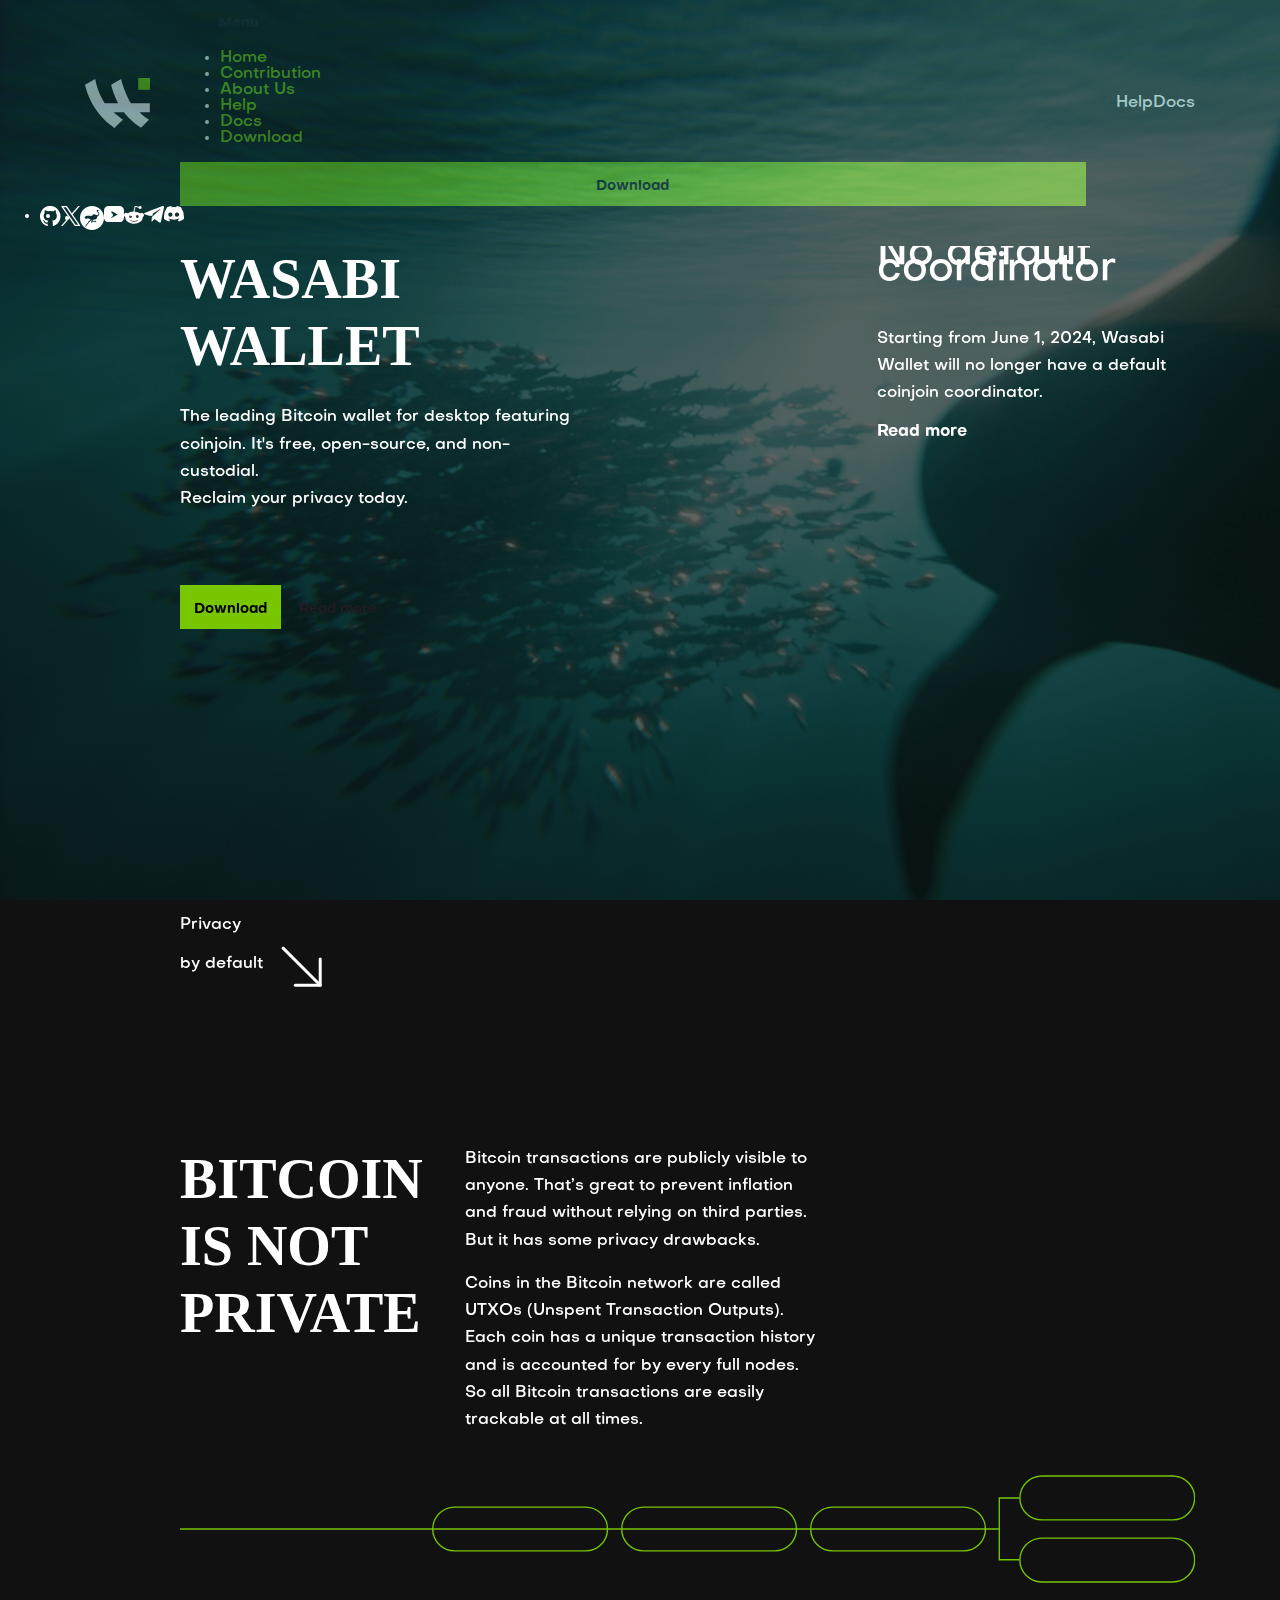
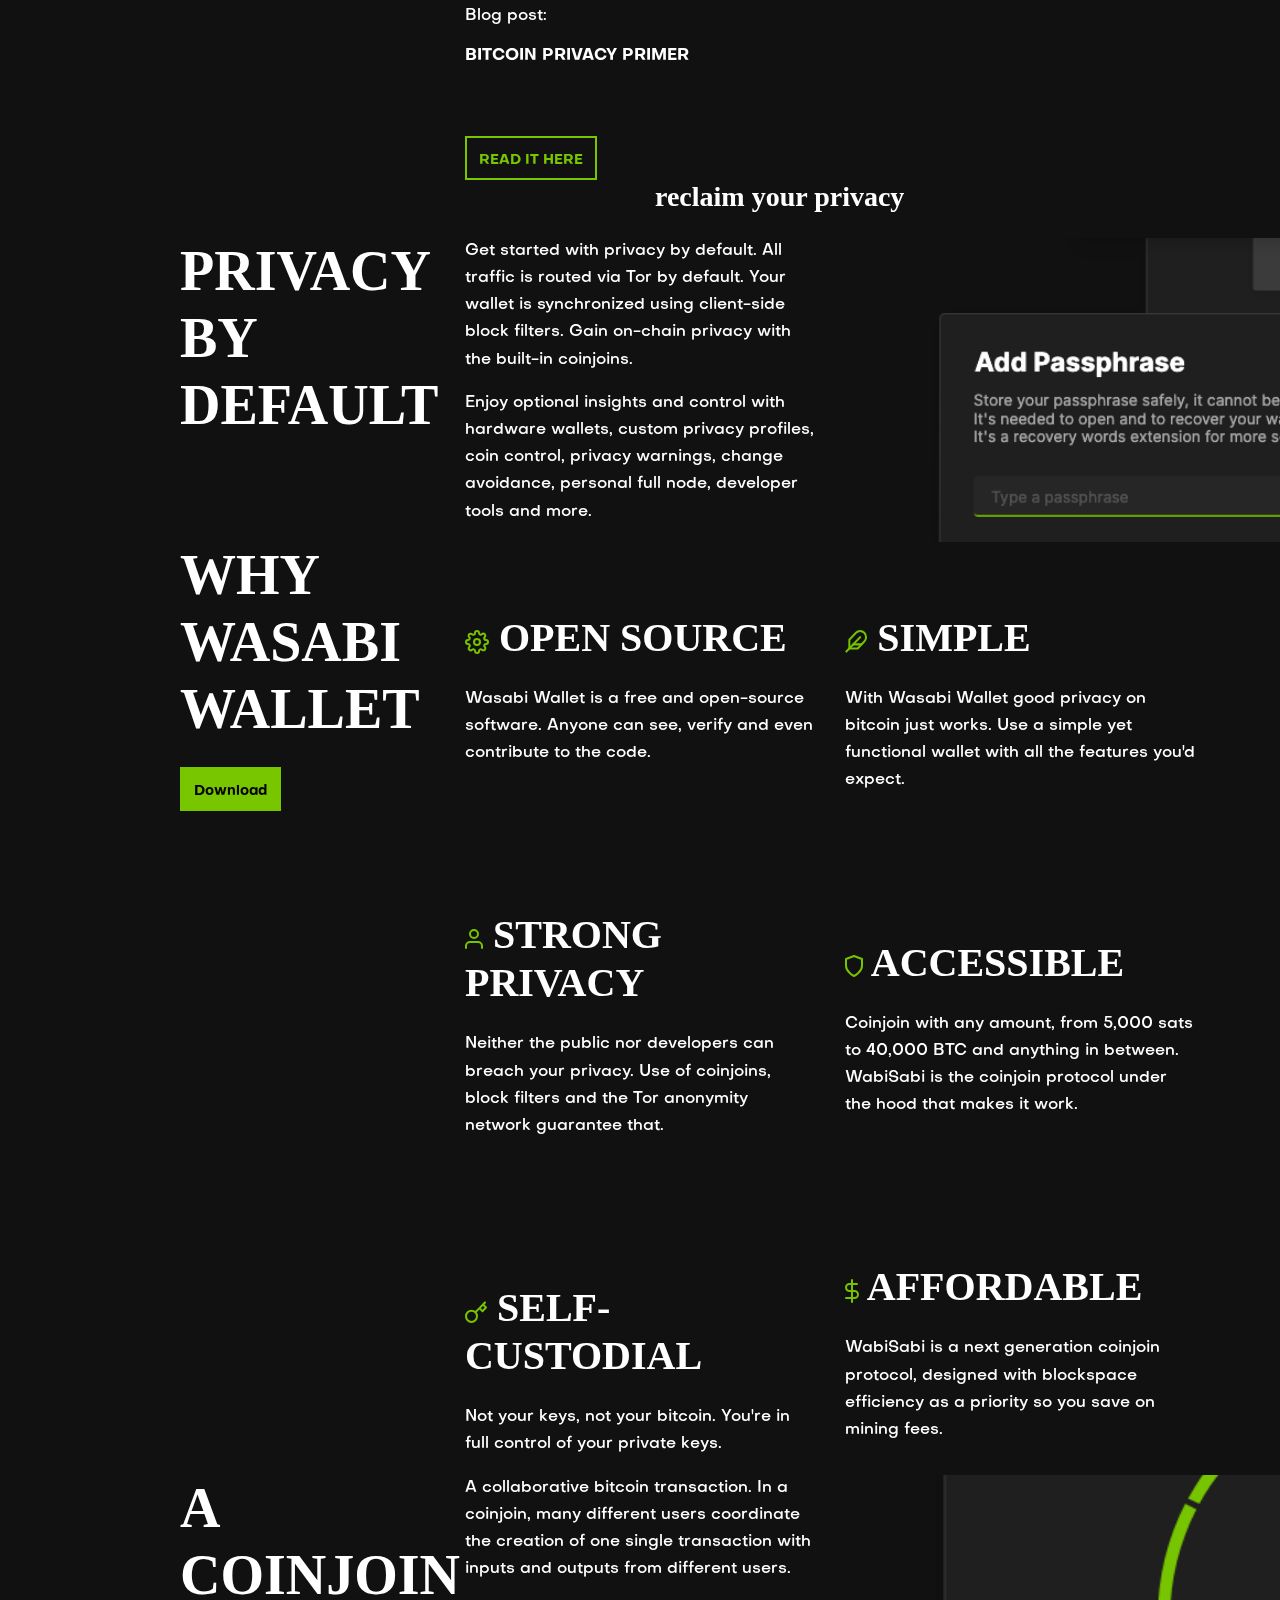
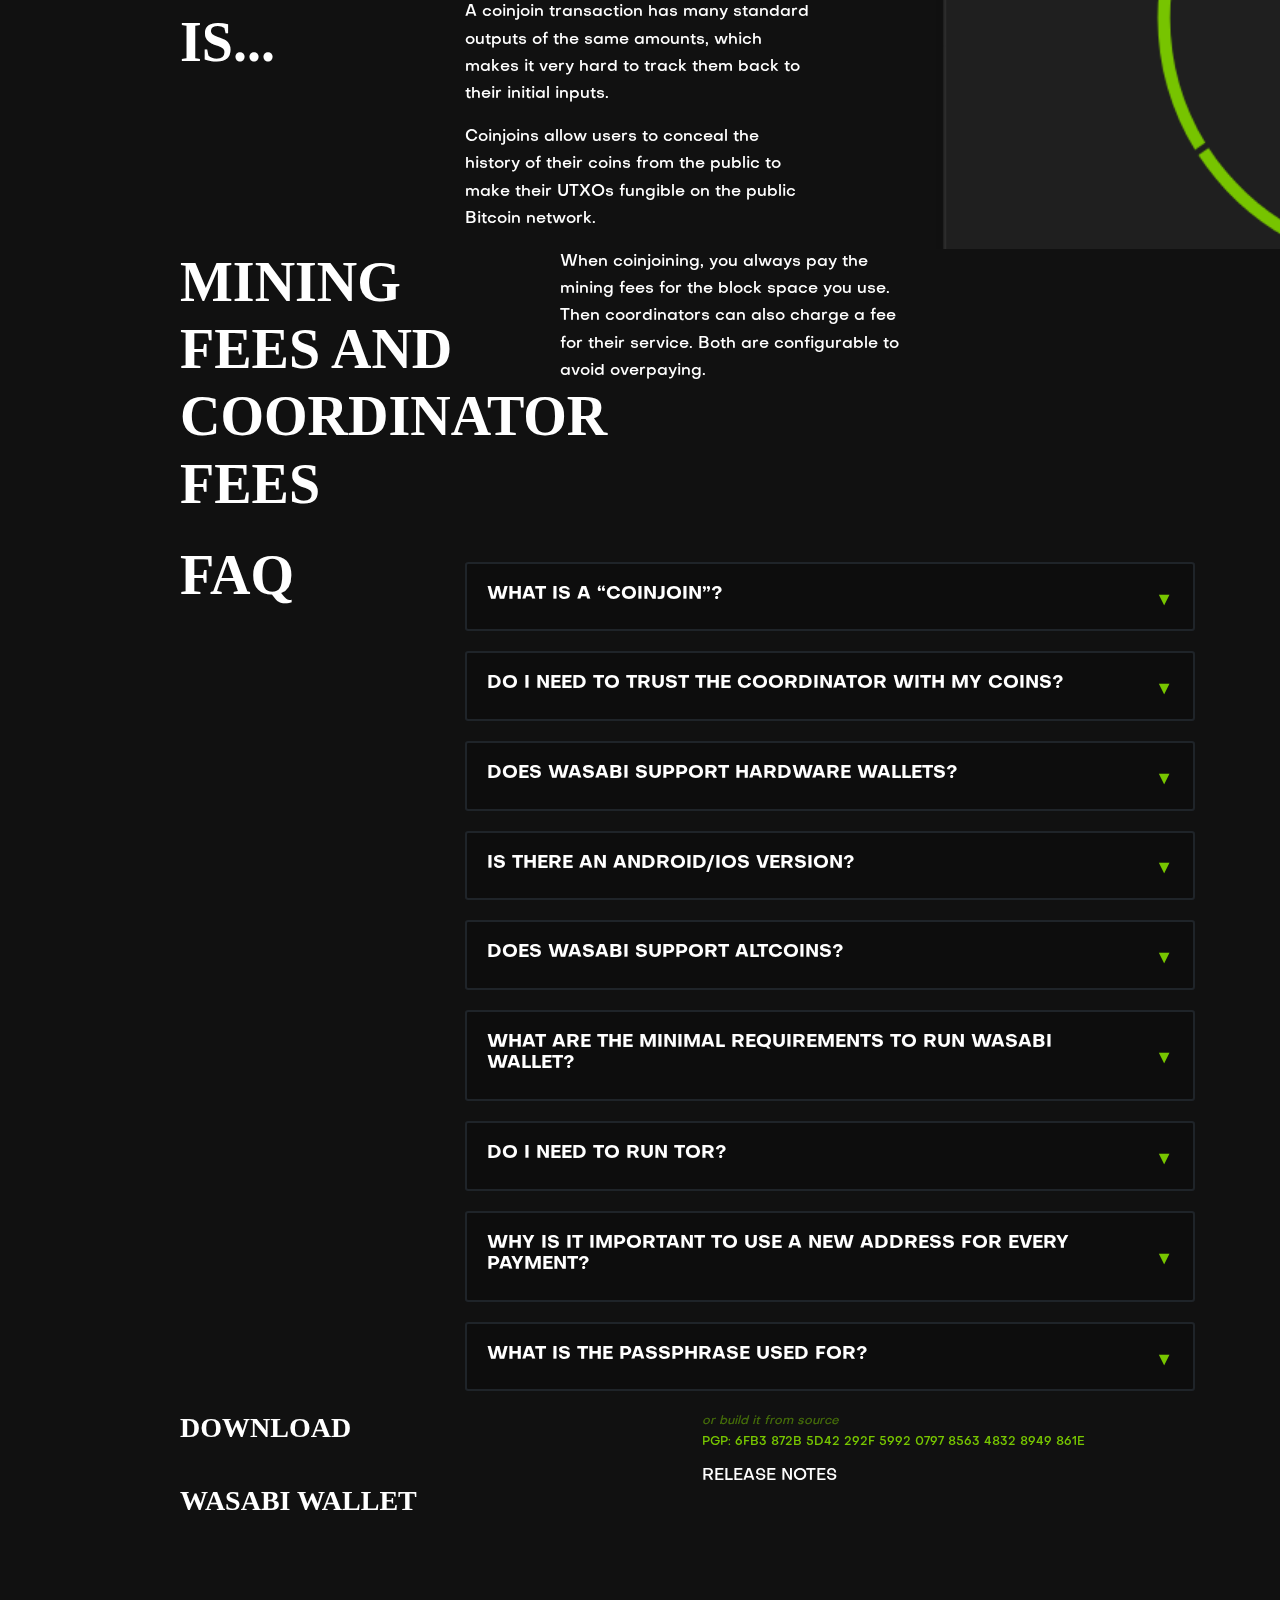
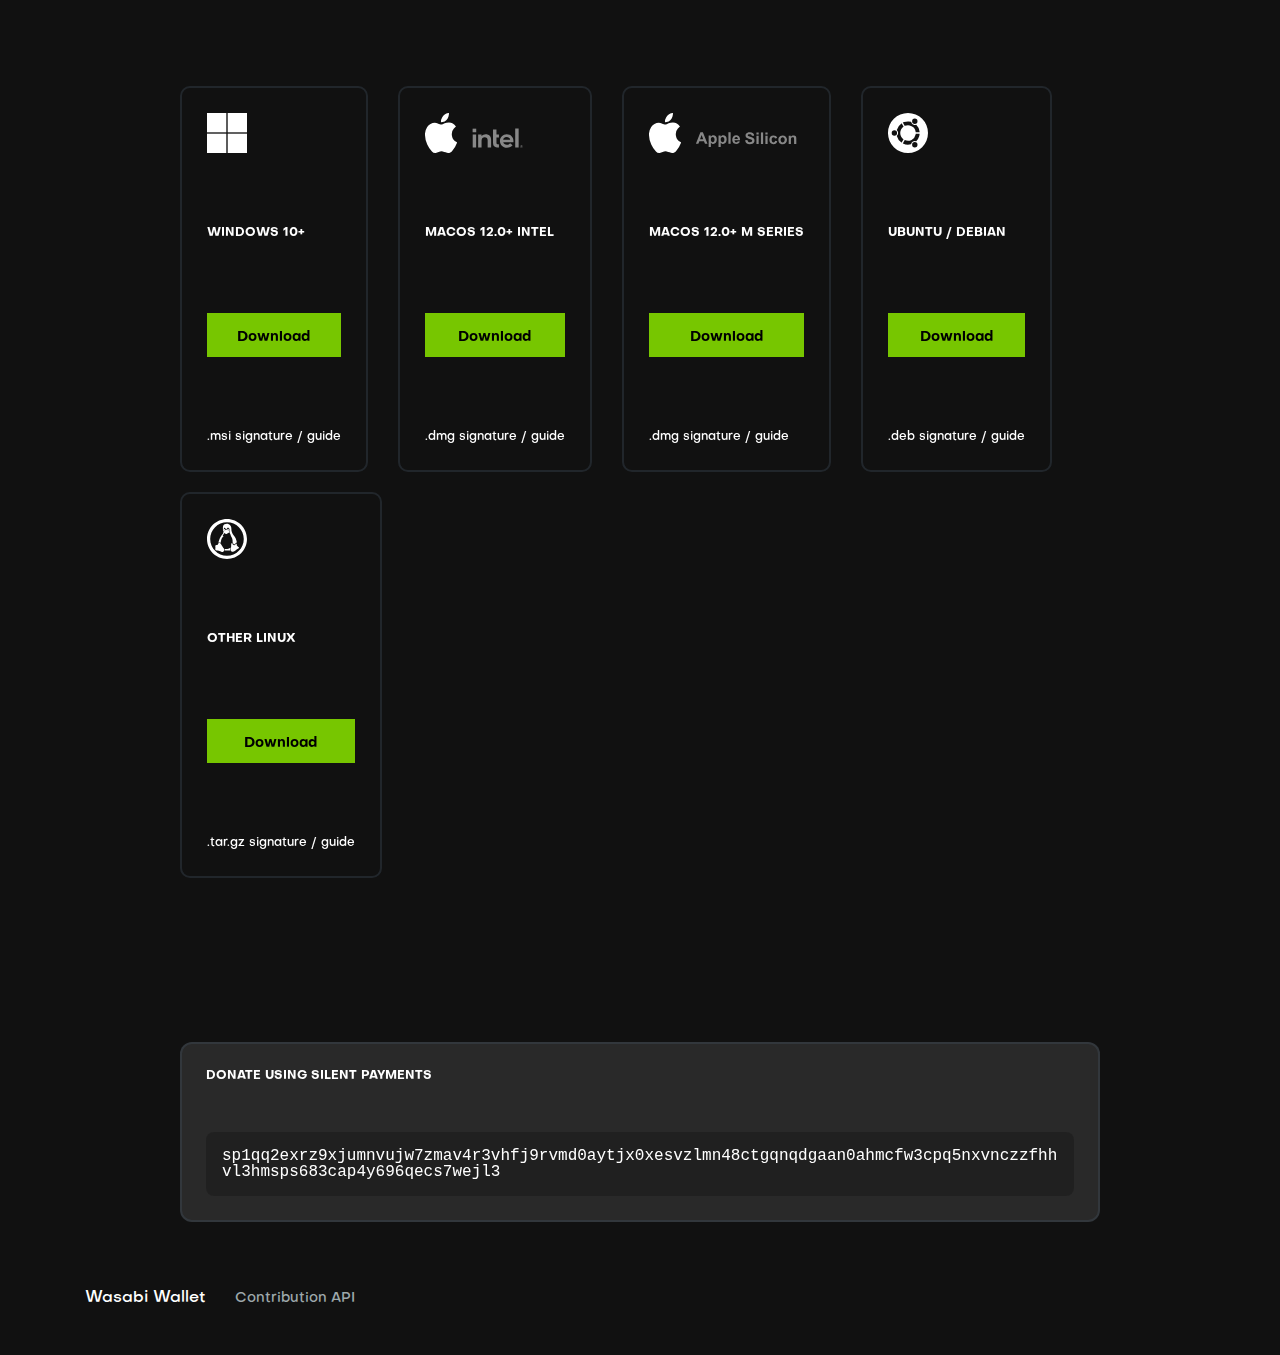
<file: wwwroot/index.html>
<!DOCTYPE html>
<html lang="en">

<head>
    <meta charset="utf-8" />
    <meta name="viewport" content="width=device-width,initial-scale=1" />
    <meta name="title" content="Wasabi Wallet: Bitcoin privacy wallet with coinjoin" />
    <meta name="description" content="Wasabi is an open-source, non-custodial, privacy-focused Bitcoin wallet for desktop, that implements trustless coinjoin over the Tor anonymity network." />
    <meta name="keywords" content="wasabi wallet,wasabiwallet,wasabi bitcoin wallet,wassabi wallet,bitcoin wasabi wallet,wasabiwallet,download wasabi wallet,wasabi btc,wasabi wallet,wallet wasabi,wasabi wallet fees,what is wasabi wallet,coinjoin, coin join" />
    <meta http-equiv="onion-location" content="http://wasabiukrxmkdgve5kynjztuovbg43uxcbcxn6y2okcrsg7gb6jdmbad.onion" />
    <meta property="og:type" content="website" />
    <meta property="og:url" content="https://wasabiwallet.io" />
    <meta property="og:title" content="Wasabi Wallet - Bitcoin privacy wallet with coinjoin" />
    <meta property="og:description" content="Wasabi is an open-source, non-custodial, privacy-focused Bitcoin wallet for desktop, it implements trustless coinjoin over the Tor anonymity network." />
    <meta property="og:image" content="https://wasabiwallet.io/img/wasabi-social.jpg" />
    <meta property="og:site_name" content="Wasabi Wallet - Bitcoin privacy wallet with coinjoin" />
    <meta property="twitter:card" content="summary_large_image" />
    <meta property="twitter:url" content="https://wasabiwallet.io" />
    <meta property="twitter:title" content="Wasabi Wallet - Bitcoin privacy wallet with coinjoin" />
    <meta property="twitter:description" content="Wasabi is an open-source, non-custodial, privacy-focused Bitcoin wallet for desktop, it implements trustless coinjoin over the Tor anonymity network." />
    <meta property="twitter:image" content="https://wasabiwallet.io/img/wasabi-social.jpg" />
    <link rel="stylesheet" href="css/bootstrap.css" />
    <link rel="stylesheet" href="css/style.css" />
    <link rel="shortcut icon" href="img/favicon.ico" />
    <title>Wasabi Wallet - Bitcoin privacy wallet with coinjoin</title>
    <script type="application/ld+json">{"@context": "https://schema.org", "@type": "Organization", "url": "https://wasabiwallet.io", "logo": "https://wasabiwallet.io/img/wasabi_logo.png"}</script>
</head>

<body>
    <header>
        <div class="container">
            <div class="row align-items-center">
                <div class="col-1">
                    <a href="index.html"><img src="img/logo_small.svg" class="logo"> </a>
                </div>
                <div class="col text-end text-lg-start">
                    <div class="menu-row">
                        <input type="checkbox" id="navswitch">
                        <label for="navswitch" class="btn navbarToggler"><span class="navbar-toggler-icon"></span> Menu</label>
                        <ul class="menu">
                            <li><a href="index.html">Home</a> </li>
                            <li><a href="contribution.html">Contribution</a> </li>
                            <li><a href="about.html">About Us</a> </li>
                            <li><a href="faq.html">Help</a> </li>
                            <li><a href="https://docs.wasabiwallet.io/" target="_blank">Docs</a> </li>
                            <li class="mt-4 mt-lg-0"><a href="index.html#download">Download</a> </li>
                        </ul>
                        <a href="index.html#download" class="btn btn-primary prefix-arrowdown d-none d-lg-block">Download</a>
                    </div>
                </div>
                <div class="col-auto d-none d-lg-block">
                    <div class="menu-row"><a href="faq.html">Help</a><a href="https://docs.wasabiwallet.io/" target="_blank">Docs</a> </div>
                </div>
            </div>
        </div>
    </header>
    <div class="content">
        <ul class="social-media d-none d-lg-flex">
            <li>
                <a href="https://github.com/WalletWasabi" target="_blank">
                    <svg xmlns="http://www.w3.org/2000/svg" width="20.505" height="20" viewBox="0 0 20.505 20">
                        <path id="Path_9" data-name="Path 9" d="M627.359,98.8c.052-.375.1-.75.156-1.124a9.778,9.778,0,0,1,1.636-4.021,10.2,10.2,0,0,1,9.487-4.4,9.919,9.919,0,0,1,5.081,1.963,10.267,10.267,0,0,1-.057,16.516,9.545,9.545,0,0,1-2.74,1.42.518.518,0,0,1-.759-.538c0-.887,0-1.775,0-2.662a2.978,2.978,0,0,0-.219-1.291,7.837,7.837,0,0,0-.407-.681c.374-.07.78-.122,1.174-.223a4.3,4.3,0,0,0,2.613-1.649,4.824,4.824,0,0,0,.768-2.227,5.881,5.881,0,0,0-.024-1.813,3.718,3.718,0,0,0-.867-1.775.249.249,0,0,1-.055-.283,3.494,3.494,0,0,0-.131-2.479.233.233,0,0,0-.163-.105,1.77,1.77,0,0,0-1.006.2c-.517.244-1.017.524-1.529.778a.5.5,0,0,1-.313.05,9.7,9.7,0,0,0-4.791,0,.444.444,0,0,1-.311-.056,7.382,7.382,0,0,0-2.086-.942c-.013,0-.025-.008-.038-.011-.478-.1-.563-.047-.7.423a3.481,3.481,0,0,0,0,2.182.248.248,0,0,1-.039.207,4.242,4.242,0,0,0-.937,3.384,5.852,5.852,0,0,0,.569,2.089,3.65,3.65,0,0,0,2.188,1.821,16.278,16.278,0,0,0,1.746.408c.031.007.062.01.067.011-.149.271-.3.539-.444.814a.762.762,0,0,0-.088.305.363.363,0,0,1-.318.367,2.3,2.3,0,0,1-1.914-.092,2.256,2.256,0,0,1-.761-.807,2.17,2.17,0,0,0-1.27-1.037,1.986,1.986,0,0,0-.665-.032c-.135.008-.179.118-.088.232a1.233,1.233,0,0,0,.3.313,2.781,2.781,0,0,1,1.106,1.38,2.411,2.411,0,0,0,.542.875,2.319,2.319,0,0,0,1.507.558c.483.022.967,0,1.482,0,0,.29,0,.629,0,.968,0,.26.01.52.009.781a.533.533,0,0,1-.771.557,9.907,9.907,0,0,1-3.966-2.477,10.365,10.365,0,0,1-2.423-3.866,10.2,10.2,0,0,1-.525-2.578c-.006-.078-.021-.156-.031-.234Z" transform="translate(-627.359 -89.203)" fill="#fff" /> </svg>
                </a>
            </li>
            <li>
                <a href="https://x.com/wasabiwallet" target="_blank">
                    <svg xmlns="http://www.w3.org/2000/svg" width="19.571" height="20" viewBox="0 0 19.571 20">
                        <path id="Path_8" data-name="Path 8" d="M0,76.033l.916-1.067,5.313-6.175q.686-.8,1.373-1.594a.063.063,0,0,0,.007-.094Q6.7,65.789,5.8,64.472l-1.853-2.7L2.007,58.954.027,56.073,0,56.038a.38.38,0,0,1,.04,0q2.872,0,5.744,0a.085.085,0,0,1,.06.032Q7.065,57.833,8.28,59.6l2.488,3.62.113.164.212-.246,4.924-5.723q.58-.674,1.161-1.347a.1.1,0,0,1,.066-.034q.826,0,1.651,0l.034,0-.037.046L15.13,60.453l-3.45,4.008a.055.055,0,0,0-.006.081q1.091,1.584,2.18,3.17l2.941,4.279,2.349,3.418.407.592a.188.188,0,0,0,.02.021s0,.01-.005.01H13.74c-.012-.02-.024-.041-.037-.06l-.387-.562-2.351-3.422-2.5-3.644-.053-.076-.036.04L5.78,71.32,1.873,75.861c-.048.056-.094.115-.14.172Zm2.352-18.7c.014.021.022.036.032.049L6.493,63.26,10.9,69.57q1.81,2.589,3.62,5.179a.088.088,0,0,0,.083.043h2.6c-.013-.022-.021-.036-.031-.05l-3.556-5.086L9.858,64.28q-2.415-3.454-4.829-6.908a.085.085,0,0,0-.079-.041H2.407l-.055,0" transform="translate(0 -56.033)" fill="#fff" /> </svg>
                </a>
            </li>
            <li>
                <a href="https://njump.me/npub1jw7scmeuewhywwytqxkxec9jcqf3znw2fsyddcn3948lw9q950ps9y35fg" target="_blank">
                    <svg xmlns="http://www.w3.org/2000/svg" width="24" height="24" viewBox="0 0 24 24">
                        <path d="M12 0C5.373 0 0 5.373 0 12C0 18.627 5.373 24 12 24C18.627 24 24 18.627 24 12C24 5.373 18.627 0 12 0ZM18.892 9.245C18.384 10.087 17.35 10.66 17.256 10.709C17.062 10.812 16.99 10.962 17.003 11.184C17.016 11.407 16.962 12.512 16.289 13C15.943 13.249 14.549 13.572 13.91 13.68C13.582 13.736 13.506 13.837 13.325 13.944C13.08 14.096 12.211 15.301 12.064 15.569C12.083 15.566 14.804 14.721 14.927 14.701C15.25 14.652 15.494 14.746 15.654 14.981C15.805 15.205 15.955 15.433 16.104 15.661C16.158 15.742 16.21 15.826 16.261 15.908L16.315 15.995C16.334 16.026 16.362 16.063 16.374 16.112C16.384 16.146 16.405 16.261 16.339 16.33C16.278 16.393 16.174 16.393 16.117 16.379C16.063 16.364 15.982 16.332 15.916 16.278L15.826 16.202C15.755 16.141 15.619 16.112 15.515 16.117C15.392 16.122 15.23 16.082 15.152 16.033C15 15.936 14.96 15.691 14.96 15.689C14.941 15.607 14.882 15.586 14.828 15.586C14.731 15.583 14.654 15.612 14.576 15.635C14.219 15.742 13.864 15.852 13.506 15.965L12.995 16.124C12.742 16.202 12.49 16.28 12.24 16.364C12.172 16.386 12.106 16.421 12.035 16.457C12.005 16.472 11.976 16.487 11.946 16.501C11.917 16.516 11.885 16.534 11.856 16.55C11.789 16.586 11.718 16.626 11.64 16.649C11.386 16.724 11.162 16.614 11.057 16.36C10.988 16.195 11.05 15.869 11.087 15.774C11.317 15.176 12.066 14.05 12.066 14.042C12.054 14.038 11.236 14.365 11.101 14.468C10.732 14.75 9.864 15.416 9.852 15.48C9.796 15.776 9.612 16 9.331 16.109C9.127 16.188 9.005 16.349 8.885 16.506C8.885 16.506 6.713 19.499 6.565 19.661C6.522 19.709 6.115 20.136 6.007 20.334C5.983 20.383 5.89 20.579 5.866 20.628C5.845 20.667 5.802 20.772 5.635 20.765C5.468 20.758 5.464 20.525 5.456 20.424C5.44 20.177 5.494 19.934 5.623 19.68C5.635 19.656 5.782 19.433 5.728 19.254C5.68 19.097 5.633 18.854 5.706 18.732C5.821 18.539 6.024 18.532 6.296 18.487C6.485 18.456 6.622 18.362 6.755 18.169C7.033 17.762 8.084 16.271 8.322 15.925C8.386 15.835 8.435 15.718 8.456 15.602C8.525 15.254 8.736 15.012 9.103 14.863C9.181 14.831 10.643 13.609 10.643 13.452C10.643 13.339 10.484 13.278 10.362 13.244C10.344 13.24 9.426 13.002 9.007 12.811C8.779 12.708 8.608 12.617 8.405 12.47C8.128 12.266 7.574 12.365 7.494 12.377C7.102 12.433 6.811 12.61 6.48 12.833C6.421 12.875 6.12 12.982 5.968 12.896C5.672 12.727 5.021 12.424 4.781 12.059C4.67 11.89 4.685 11.616 4.763 11.312C5.016 10.607 5.388 10.291 6.076 10.099C6.565 9.931 7.553 9.894 8.028 9.857C8.059 9.847 9.113 9.823 9.852 9.443C10.344 9.191 11.807 8.219 13.91 8.285C14.76 8.312 16.367 9.142 16.986 9.167C17.618 9.193 17.934 9.122 18.299 8.746C18.402 8.638 18.84 7.692 18.426 7.176C18.272 6.984 18.113 6.814 17.929 6.656C17.682 6.445 17.424 6.245 17.202 6.007C16.709 5.485 16.558 4.774 16.79 4.217C16.939 3.828 17.254 3.659 17.706 3.746C18.024 3.808 18.257 4.094 18.485 4.247C18.612 4.332 18.826 4.381 18.965 4.416C19.141 4.457 19.273 4.592 19.266 4.682C19.259 4.774 19.026 4.852 18.803 4.835C18.539 4.817 18.085 4.814 17.814 4.906C17.633 4.972 17.552 5.172 17.605 5.371C17.65 5.532 17.995 5.821 18.125 5.929C18.384 6.142 18.661 6.336 18.877 6.602C19.12 6.906 19.247 7.252 19.285 7.633C19.344 8.219 19.19 8.746 18.892 9.245Z" fill="#fff"/>
                    </svg>
                </a>
            </li>
            <li>
                <a href="https://youtube.com/c/WasabiWallet" target="_blank">
                    <svg xmlns="http://www.w3.org/2000/svg" width="20" height="16.389" viewBox="0 0 20 16.389">
                        <path id="Path_11" data-name="Path 11" d="M3357.333,181.248h-10.818a4.591,4.591,0,0,0-4.591,4.591v7.208a4.591,4.591,0,0,0,4.591,4.591h10.818a4.591,4.591,0,0,0,4.591-4.591v-7.208a4.591,4.591,0,0,0-4.591-4.591m-7.938,11.91c.02-2.347.039-4.672.059-7.026l6.15,3.565-6.208,3.461" transform="translate(-3341.924 -181.248)" fill="#fff" /> </svg>
                </a>
            </li>
            <li>
                <a href="https://www.reddit.com/r/WasabiWallet/" target="_blank">
                    <svg xmlns="http://www.w3.org/2000/svg" width="19.967" height="17.765" viewBox="0 0 19.967 17.765">
                        <g id="Group_33" data-name="Group 33" transform="translate(-2083.593 -529.577)">
                            <path id="Path_14" data-name="Path 14" d="M2025.036,116c1.014.218,1.978.417,2.936.641.1.024.209.176.252.291a1.57,1.57,0,0,0,1.456,1.073,1.522,1.522,0,0,0,.78-2.834,1.486,1.486,0,0,0-1.878.285.5.5,0,0,1-.548.169c-1.007-.214-2.018-.41-3.028-.61-.618-.123-.791-.007-.924.617q-.485,2.292-.966,4.584c-.036.171-.067.3-.3.31a10.471,10.471,0,0,0-5.293,1.654.4.4,0,0,1-.527-.03,2.206,2.206,0,0,0-2.484,3.645c.167.114.308.207.3.46a5.354,5.354,0,0,0,2.7,4.767,10.1,10.1,0,0,0,4.761,1.628,11,11,0,0,0,7.285-1.6,5.32,5.32,0,0,0,2.752-4.805.447.447,0,0,1,.251-.421,2.177,2.177,0,0,0,.829-2.494,2.2,2.2,0,0,0-3.377-1.064c-.133.1-.233.172-.408.057a10.411,10.411,0,0,0-5.212-1.7c-.257-.015-.321-.113-.264-.357.127-.55.234-1.1.351-1.656.18-.854.361-1.709.552-2.61" transform="translate(70.047 414.618)" fill="#fff" />
                            <path id="Path_15" data-name="Path 15" d="M2296.53,364.064a1.429,1.429,0,0,1-1.321,1.444,1.487,1.487,0,0,1-1.583-1.519,1.442,1.442,0,0,1,1.469-1.438,1.468,1.468,0,0,1,1.435,1.513" transform="translate(-198.074 176.131)" fill="#3b3b3b" />
                            <path id="Path_16" data-name="Path 16" d="M2178.977,364.755a1.447,1.447,0,1,1,.021-2.894,1.447,1.447,0,1,1-.021,2.894" transform="translate(-88.909 176.779)" fill="#3b3b3b" />
                            <path id="Path_17" data-name="Path 17" d="M2202.2,446.523a5.674,5.674,0,0,1-3.41-.964c-.091-.06-.22-.128-.24-.214-.031-.134-.034-.343.046-.416a.494.494,0,0,1,.435-.071c.263.108.485.312.745.427a5.572,5.572,0,0,0,5.479-.319,2.015,2.015,0,0,1,.2-.119.355.355,0,0,1,.5.171c.1.188.016.324-.154.444a5.751,5.751,0,0,1-3.605,1.062" transform="translate(-108.653 98.79)" fill="#3b3b3b" /> </g>
                    </svg>
                </a>
            </li>
            <li>
                <a href="https://t.me/WasabiWallet" target="_blank">
                    <svg xmlns="http://www.w3.org/2000/svg" width="20" height="16.659" viewBox="0 0 20 16.659">
                        <path id="Path_14" data-name="Path 14" d="M5399.488,169.965l.365-4.741,8.545-7.659s.156-.209,0-.261-.243-.121-.721.174-10.43,6.548-10.43,6.548l-4.641-1.407s-.726-.277-.621-.731c.078-.338.521-.572.833-.676s17.871-6.825,17.871-6.825.781-.313,1.146.313c.313.469,0,1.56,0,1.56l-2.97,13.862s-.179.818-.864.846a.868.868,0,0,1-.486-.133c-1.044-.638-4.876-3.5-4.876-3.5l-2.292,2.188a1.605,1.605,0,0,1-.86.443" transform="translate(-5391.976 -154.308)" fill="#fff" /> </svg>
                </a>
            </li>
            <li>
                <a href="https://discord.gg/EfPpgDNUCB" target="_blank">
                    <svg xmlns="http://www.w3.org/2000/svg" width="20" height="15.6" viewBox="0 0 20 15.6">
                        <path id="Path_10" data-name="Path 10" d="M2713.71,192.459a17.682,17.682,0,0,0-4.139-1.349l-.511,1.209a14.721,14.721,0,0,0-2-.177v-.009s-.088,0-.235,0-.235,0-.235,0v.009a14.72,14.72,0,0,0-2,.177l-.511-1.209a17.682,17.682,0,0,0-4.138,1.349,17.043,17.043,0,0,0-3.022,11.625,21.405,21.405,0,0,0,5.02,2.626,14.985,14.985,0,0,0,1.095-1.812,6.016,6.016,0,0,1-1.674-.791l.419-.372a11.416,11.416,0,0,0,5.045,1.139,14.419,14.419,0,0,0,5.041-1.139h0l.419.372a6.02,6.02,0,0,1-1.674.791,14.985,14.985,0,0,0,1.095,1.812,21.4,21.4,0,0,0,5.02-2.626,17.044,17.044,0,0,0-3.022-11.625m-10.2,9.37a2.114,2.114,0,1,1,1.813-2.093,1.968,1.968,0,0,1-1.813,2.093m6.65,0a2.114,2.114,0,1,1,1.814-2.093,1.968,1.968,0,0,1-1.814,2.093" transform="translate(-2696.83 -191.11)" fill="#fff" /> </svg>
                </a>
            </li>
        </ul>
        <section class="video-section">
            <div class="video-homepage"> <img class="mobile_video_bg d-block" src="img/video_bg.png" alt="Wasabi Wallet - video"> </div>
            <div class="container">
                <div class="row vh-100">
                    <div class="col-lg-11 offset-lg-1 position-relative">
                        <div class="floating-home">
                            <div class="row">
                                <div class="col-lg-5">
                                    <h1 class="title"><strong>Wasabi Wallet</strong></h1>
                                    <p class="mb-4">The leading Bitcoin wallet for desktop featuring coinjoin. It's free, open-source, and non-custodial.
                                        <br>Reclaim your privacy today.</p><a href="index.html#download" class="btn btn-primary mt-2 mt-md-0">Download</a> <a href="#bitcoinisnotprivate" class="btn btn-blur affix-arrowright mt-2 mt-md-0">Read more</a> </div>
                                <div class="col-lg-4 offset-lg-3">
                                    <div class="box-blur d-none d-lg-block">
                                        <div class="title-small mb-3">No default coordinator</div>
                                        <p>Starting from June 1, 2024, Wasabi Wallet will no longer have a default coinjoin coordinator.</p><strong><a href="https://blog.wasabiwallet.io/zksnacks-is-discontinuing-its-coinjoin-coordination-service-1st-of-june/" target="_blank" class="affix-arrowright">Read more</a></strong> </div>
                                </div>
                            </div>
                            <div class="row mt-5">
                                <div class="col-lg-12 text-end mt-5">
                                    <div class="title-huge">Privacy</div>
                                    <div class="title-huge">by default
                                        <a href="#coinjoin" class="btn btn-giga">
                                            <svg xmlns="http://www.w3.org/2000/svg" width="40.713" height="40.713" viewBox="0 0 40.713 40.713">
                                                <g id="Group_14" data-name="Group 14" transform="translate(-1608.287 -827.287)">
                                                    <g id="Group_13" data-name="Group 13" transform="translate(39.908 8.908)">
                                                        <line id="Line_4" data-name="Line 4" x2="36.417" y2="36.417" transform="translate(1570.5 820.5)" fill="none" stroke="#fff" stroke-linecap="round" stroke-width="3" />
                                                        <line id="Line_5" data-name="Line 5" y2="26.301" transform="translate(1607.592 831.29)" fill="none" stroke="#fff" stroke-linecap="round" stroke-width="3" />
                                                        <line id="Line_6" data-name="Line 6" x2="24.952" transform="translate(1582.639 857.592)" fill="none" stroke="#fff" stroke-linecap="round" stroke-width="3" /> </g>
                                                </g>
                                            </svg>
                                        </a>
                                    </div>
                                </div>
                            </div>
                        </div>
                    </div>
                </div>
            </div>
        </section>
        <section id="bitcoinisnotprivate">
            <div class="container">
                <div class="row">
                    <div class="col-lg-3 offset-lg-1">
                        <h2 class="title">Bitcoin is not private</h2>
                    </div>
                    <div class="col-lg-4">
                        <p> Bitcoin transactions are publicly visible to anyone. That’s great to prevent inflation and fraud without relying on third parties. But it has some privacy drawbacks. </p>
                        <p> Coins in the Bitcoin network are called UTXOs (Unspent Transaction Outputs). Each coin has a unique transaction history and is accounted for by every full nodes. So all Bitcoin transactions are easily trackable at all times. </p>
                    </div>
                </div>
                <div class="row">
                    <div class="col-lg-11 offset-lg-1">
                        <svg xmlns="http://www.w3.org/2000/svg" width="1504" height="158" viewBox="0 0 1504 158" class="w-100">
                            <g id="Group_25" data-name="Group 25" transform="translate(-42 -1874)">
                                <g id="Rectangle_10" data-name="Rectangle 10" transform="translate(416 1920)" fill="none" stroke="#77C600" stroke-width="2">
                                    <rect width="260" height="66" rx="33" stroke="none" />
                                    <rect x="0.5" y="0.5" width="259" height="65" rx="32.5" fill="none" /> </g>
                                <g id="Rectangle_10-2" data-name="Rectangle 10" transform="translate(696 1920)" fill="none" stroke="#77C600" stroke-width="2">
                                    <rect width="260" height="66" rx="33" stroke="none" />
                                    <rect x="0.5" y="0.5" width="259" height="65" rx="32.5" fill="none" /> </g>
                                <g id="Rectangle_10-3" data-name="Rectangle 10" transform="translate(976 1920)" fill="none" stroke="#77C600" stroke-width="2">
                                    <rect width="260" height="66" rx="33" stroke="none" />
                                    <rect x="0.5" y="0.5" width="259" height="65" rx="32.5" fill="none" /> </g>
                                <g id="Rectangle_10-4" data-name="Rectangle 10" transform="translate(1286 1874)" fill="none" stroke="#77C600" stroke-width="2">
                                    <rect width="260" height="66" rx="33" stroke="none" />
                                    <rect x="0.5" y="0.5" width="259" height="65" rx="32.5" fill="none" /> </g>
                                <g id="Rectangle_11" data-name="Rectangle 11" transform="translate(1286 1966)" fill="none" stroke="#77C600" stroke-width="2">
                                    <rect width="260" height="66" rx="33" stroke="none" />
                                    <rect x="0.5" y="0.5" width="259" height="65" rx="32.5" fill="none" /> </g>
                                <path id="Path_7" data-name="Path 7" d="M-279.661,0h1214" transform="translate(321.661 1953)" fill="none" stroke="#77C600" stroke-width="2" />
                                <path id="Path_6" data-name="Path 6" d="M3502,1902.8h-30v91.527h30" transform="translate(-2216 4.204)" fill="none" stroke="#77C600" stroke-width="2" /> </g>
                        </svg>
                    </div>
                </div>
                <div class="row">
                    <div class="col-lg-3 offset-lg-4"> Blog post: <strong class="d-block mt-2">BITCOIN PRIVACY PRIMER</strong> <a href="https://blog.wasabiwallet.io/bitcoin-privacy-primer/" target="_blank" class="btn btn-secondary affix-arrowright mt-4">Read it here</a> </div>
                </div>
                <div class="row">
                    <div class="col-lg-6 offset-lg-6 text-end">
                        <h3 class="title-big mt-5 mt-lg-0">reclaim your privacy</h3> </div>
                </div>
            </div>
        </section>
        <section>
            <div class="container">
                <div class="row">
                    <div class="col-lg-3 offset-lg-1">
                        <h2 class="title">Privacy by default</h2>
                    </div>
                    <div class="col-lg-4">
                        <p> Get started with privacy by default. All traffic is routed via Tor by default. Your wallet is synchronized using client-side block filters. Gain on-chain privacy with the built-in coinjoins. </p>
                        <p> Enjoy optional insights and control with hardware wallets, custom privacy profiles, coin control, privacy warnings, change avoidance, personal full node, developer tools and more. </p>
                    </div>
                    <div class="col-lg-2 offset-lg-1 position-relative"><img src="img/screen_shot1.png" class="pull-img pull-img-to-right" />
                    </div>
                </div>
            </div>
        </section>
        <section>
            <div class="container">
                <div class="row">
                    <div class="col-lg-3 offset-lg-1">
                        <h2 class="title">Why Wasabi Wallet</h2> <a href="index.html#download" class="btn btn-primary">Download</a>
                    </div>
                    <div class="col-lg-4 mt-5 mt-lg-0">
                        <div class="box">
                            <h3 class="title-small position-relative ms-5 mt-4"> <img src="img/icon1.svg" class="icon-pull-left"/> OPEN SOURCE </h3>
                            <p class="ms-5">Wasabi Wallet is a free and open-source software. Anyone can see, verify and even contribute to the code. </p>
                            <h3 class="title-small position-relative ms-5 mt-5"> <img src="img/icon2.svg" class="icon-pull-left"/> STRONG PRIVACY </h3>
                            <p class="ms-5">Neither the public nor developers can breach your privacy. Use of coinjoins, block filters and the Tor anonymity network guarantee that. </p>
                            <h3 class="title-small position-relative ms-5 mt-5"> <img src="img/icon3.svg" class="icon-pull-left"/> SELF-CUSTODIAL </h3>
                            <p class="ms-5"> Not your keys, not your bitcoin. You're in full control of your private keys. </p>
                        </div>
                    </div>
                    <div class="col-lg-4 mt-5 mt-lg-0">
                        <div class="box">
                            <h3 class="title-small position-relative ms-5 mt-4"> <img src="img/icon4.svg" class="icon-pull-left"/> SIMPLE </h3>
                            <p class="ms-5">With Wasabi Wallet good privacy on bitcoin just works. Use a simple yet functional wallet with all the features you'd expect. </p>
                            <h3 class="title-small position-relative ms-5 mt-5"> <img src="img/icon5.svg" class="icon-pull-left"/> ACCESSIBLE </h3>
                            <p class="ms-5">Coinjoin with any amount, from 5,000 sats to 40,000 BTC and anything in between. WabiSabi is the coinjoin protocol under the hood that makes it work. </p>
                            <h3 class="title-small position-relative ms-5 mt-5"> <img src="img/icon6.svg" class="icon-pull-left"/> AFFORDABLE </h3>
                            <p class="ms-5">WabiSabi is a next generation coinjoin protocol, designed with blockspace efficiency as a priority so you save on mining fees.</p>
                        </div>
                    </div>
                </div>
            </div>
        </section>
        <section id="coinjoin" class="coinjoin-section">
            <div class="container">
                <div class="row">
                    <div class="col-lg-3 offset-lg-1">
                        <h2 class="title">A coinjoin is...</h2>
                    </div>
                    <div class="col-lg-4 mt-5 mt-lg-0">
                        <p> A collaborative bitcoin transaction. In a coinjoin, many different users coordinate the creation of one single transaction with inputs and outputs from different users. </p>
                        <p> A coinjoin transaction has many standard outputs of the same amounts, which makes it very hard to track them back to their initial inputs. </p>
                        <p> Coinjoins allow users to conceal the history of their coins from the public to make their UTXOs fungible on the public Bitcoin network. </p>
                    </div>
                    <div class="col-lg-2 offset-lg-1 position-relative"> <img src="img/screen_shot2.png" class="pull-img pull-img-to-right" /> </div>
                </div>
            </div>
        </section>
        <section>
            <div class="container">
                <div class="row align-items-end">
                    <div class="col-lg-8 offset-lg-1">
                        <div class="row">
                            <div class="col-lg-6">
                                <h2 class="title">Mining fees and coordinator fees</h2>
                            </div>
                            <div class="col-lg-6">
                                <p>When coinjoining, you always pay the mining fees for the block space you use. Then coordinators can also charge a fee for their service. Both are configurable to avoid overpaying.</p>
                            </div>
                        </div>
                    </div>
                </div>
            </div>
        </section>
        <section>
            <div class="container">
                <div class="row">
                    <div class="col-lg-3 offset-lg-1">
                        <h2 class="title">FAQ</h2>
                    </div>
                    <div class="col-lg-8">
                        <div class="card">
                            <input type="checkbox" id="faq1">
                            <label for="faq1">WHAT IS A “COINJOIN”?</label>
                            <div class="card-content">
                                <p>A coinjoin is a collaborative transaction between multiple peers.</p>
                                <p>Usually, but not necessarily, it consists of some standard output denominations that participants should break their coins in to. This makes it difficult for outside parties to trace where a particular coin was sent to (as opposed to regular bitcoin transactions, where there is usually one sender and one receiver).</p>
                                <p>Coinjoins can be done with non-custodial software like Wasabi Wallet, that eliminates the risk of funds disappearing or being stolen. The funds will always be in a bitcoin address that the user controls and not even the coordinator can alter the transaction or redirect the funds.</p>
                                <p>Coinjoin basically means: “when you want to make a transaction, find someone else who also wants to make a transaction and make a joint transaction together”.</p>
                            </div>
                        </div>
                        <div class="card">
                            <input type="checkbox" id="faq3">
                            <label for="faq3">DO I NEED TO TRUST THE COORDINATOR WITH MY COINS?</label>
                            <div class="card-content">
                                <p>No, Wasabi’s coinjoin implementation is trustless by design. The participants do not need to trust each other or the coordinator. Since only the user knows the private keys, only he can sign the transaction, which will only be done after verifying that everything is alright. Nobody can neither steal your coins, nor figure out which outputs belong to which inputs.</p>
                            </div>
                        </div>
                        <div class="card">
                            <input type="checkbox" id="faq4">
                            <label for="faq4">DOES WASABI SUPPORT HARDWARE WALLETS?</label>
                            <div class="card-content">
                                <p>Wasabi does support hardware wallet usage through the standard Bitcoin-core HWI, and coinjoining straight to a hardware wallet is possible, but signing a coinjoin trasaction with a hardware wallet is not implemented.</p>
                                <p>Here's a <a href="https://github.com/WalletWasabi/WalletWasabi/blob/master/WalletWasabi.Documentation/WasabiCompatibility.md#officially-supported-hardware-wallets" target="_blank">list</a> of the officially supported hardware wallets.</p>
                            </div>
                        </div>
                        <div class="card">
                            <input type="checkbox" id="faq5">
                            <label for="faq5">IS THERE AN ANDROID/IOS VERSION?</label>
                            <div class="card-content">
                                <p>No. Wasabi’s features, like Tor and coinjoin, require considerable computational power, which are currently not replicable on a smartphone.</p>
                            </div>
                        </div>
                        <div class="card">
                            <input type="checkbox" id="faq6">
                            <label for="faq6">DOES WASABI SUPPORT ALTCOINS?</label>
                            <div class="card-content">
                                <p>There are countless reasons why it is the only logical choice to be bitcoin-only. With Bitcoin we have a once in a lifetime opportunity to manifest libre sound money. If we succeed, then an utmost beautiful agora of sovereign individuals may emerge. If we fail, then this will conjure up the most horrific Orwellian nightmare. There is no room for wasted time and energy, this great work requires our full attention. Any line of code written to support a random shitcoin takes away scarce developer time to work on real problems.</p>
                            </div>
                        </div>
                        <div class="card">
                            <input type="checkbox" id="faq7">
                            <label for="faq7">WHAT ARE THE MINIMAL REQUIREMENTS TO RUN WASABI WALLET?</label>
                            <div class="card-content">
                                <p>Wasabi Wallet runs in most operating systems with 64-bit and arm64 architecture, like Linux, MacOs and Windows. Wasabi Wallet does not required a lot of storage, CPU and Memory, it should run on basically any hardware. For the complete list of all the officially supported operating systems, click <a href="https://github.com/WalletWasabi/WalletWasabi/blob/master/WalletWasabi.Documentation/WasabiCompatibility.md#officially-supported-operating-systems" target="_blank">here</a>.</p>
                            </div>
                        </div>
                        <div class="card">
                            <input type="checkbox" id="faq8">
                            <label for="faq8">DO I NEED TO RUN TOR?</label>
                            <div class="card-content">
                                <p>All Wasabi network traffic goes via Tor by default -there's no need to set up Tor by yourself. If you do already have Tor, and it is running, then Wasabi will try to use that first.</p>
                                <p>You can turn off Tor in the Settings. Note that in this case you are still private, except when you coinjoin and when you broadcast a transaction. In the first case, the coordinator would know the links between your inputs and outputs based on your IP address. In the second case, if you happen to broadcast a transaction of yours to a full node that is spying on you, it will know the link between your transaction and your IP address.</p>
                            </div>
                        </div>
                        <div class="card">
                            <input type="checkbox" id="faq9">
                            <label for="faq9">WHY IS IT IMPORTANT TO USE A NEW ADDRESS FOR EVERY PAYMENT?</label>
                            <div class="card-content">
                                <p>Addresses being used more than once is very damaging to privacy because that links together more blockchain transactions with proof that they were created by the same entity. The most private and secure way to use bitcoin is to give a brand new address to each person who pays you. After an address has received a coin, it should never be used again. Also, a brand new bitcoin address should be demanded from the recipient when sending bitcoin. Wasabi has a user interface which discourages address reuse by removing from the GUI addresses which have received a coin.</p>
                                <p>It has been argued that the phrase "bitcoin address" was a bad name for this object because it implies it can be reused like an email address. A better name would be something like "bitcoin invoice".</p>
                                <p>Bitcoin isn't anonymous but pseudonymous, and the pseudonyms are bitcoin addresses. Avoiding address reuse is like throwing away a pseudonym after it has been used.</p>
                            </div>
                        </div>
                        <div class="card">
                            <input type="checkbox" id="faq10">
                            <label for="faq10">WHAT IS THE PASSPHRASE USED FOR?</label>
                            <div class="card-content">
                                <p>The passphrase you set is used as a 13th seed word (as described in <a href="https://github.com/bitcoin/bips/blob/master/bip-0039.mediawiki" target="_blank">BIP 39</a>) and to encrypt the private key of the extended private key (as described in <a href="https://github.com/bitcoin/bips/blob/master/bip-0038.mediawiki" target="_blank">BIP 38</a>) to get an encrypted secret which is stored on the computer.</p>
                                <p>Wasabi Wallet stores only the BIP38 encrypted blob, so you'll need to type in the passphrase to spend or coinjoin from the wallet.</p>
                                <p>The passphrase will unlock your bitcoin to anyone who has access to the recovery words backup or the computer! If your backup gets compromised, this password is the only thing protecting your precious sats.</p>
                                <p>It is important to use a random and long passphrase.</p>
                            </div>
                        </div>
                    </div>
                </div>
            </div>
        </section>
        <section class="section-transparent" id="download">
            <div class="container">
                <div class="row align-items-center mt-5 mt-lg-0">
                    <div class="col-lg-11 offset-lg-1">
                        <div class="row align-items-top mb-5">
                            <div class="col-lg-6 order-1">
                                <h3 class="title-huge">DOWNLOAD</h3>
                            </div>
                            <div class="col-lg-6 order-3 order-lg-2">
                                <div class="ps-0 ps-lg-5">
                                    <p class="small-text"><a href="https://github.com/WalletWasabi/WalletWasabi#build-from-source-code" target="_blank"><i class="muted-text">or build it from source</i></a>
                                        <br><a href="https://raw.githubusercontent.com/WalletWasabi/WalletWasabi/master/PGP.txt" target="_blank">PGP: 6FB3 872B 5D42 292F 5992 0797 8563 4832 8949 861E</a>
                                    </p>
                                    <a href="https://github.com/WalletWasabi/WalletWasabi/releases" target="_blank" class="affix-arrowright">RELEASE NOTES</a>
                                </div>
                            </div>
                            <div class="col-lg-12 order-2 order-lg-3">
                                <h3 class="title-huge">WASABI WALLET</h3>
                            </div>
                        </div>
                        <div class="version-content d-none d-lg-block">
                            <div class="row align-items-end">
                                <div class="col-sm-6 col-md-4 col-xl-auto">
                                    <div class="download-box"><img src="img/icon_windows.svg" class="download-icon" alt="Wasabi Wallet on Windows">
                                        <div class="my-4">
                                            <div class="system-text">WINDOWS 10+</div>
                                        </div>
                                        <a href="https://github.com/WalletWasabi/WalletWasabi/releases/download/v2.5.1/Wasabi-2.5.1.msi" target="_blank" class="btn btn-primary w-100">Download</a>
                                        <div class="small-text mt-4">
                                            .msi <span class="float-end"><a href="https://github.com/WalletWasabi/WalletWasabi/releases/download/v2.5.1/Wasabi-2.5.1.msi.asc" target="_blank">signature</a> / <a href="https://docs.wasabiwallet.io/using-wasabi/InstallPackage.html#windows" target="_blank">guide</a></span>
                                        </div>
                                    </div>
                                </div>
                                <div class="col-sm-6 col-md-4 col-xl-auto">
                                    <div class="download-box"><img src="img/icon_mac.svg" class="download-icon"><img src="img/icon_intel.svg" class="download-icon small" alt="Wasabi Wallet Mac Intel">
                                        <div class="my-4">
                                            <div class="system-text">MACOS 12.0+ INTEL</div>
                                        </div>
                                        <a href="https://github.com/WalletWasabi/WalletWasabi/releases/download/v2.5.1/Wasabi-2.5.1.dmg" target="_blank" class="btn btn-primary w-100">Download</a>
                                        <div class="small-text mt-4">
                                            .dmg <span class="float-end"><a href="https://github.com/WalletWasabi/WalletWasabi/releases/download/v2.5.1/Wasabi-2.5.1.dmg.asc" target="_blank">signature</a> / <a href="https://docs.wasabiwallet.io/using-wasabi/InstallPackage.html#macos" target="_blank">guide</a></span>
                                        </div>
                                    </div>
                                </div>
                                <div class="col-sm-6 col-md-4 col-xl-auto">
                                    <div class="download-box"><img src="img/icon_mac.svg" class="download-icon"><img src="img/icon_apple_silicon.svg" class="download-icon small" alt="Wasabi Wallet M1 M2">
                                        <div class="my-4">
                                            <div class="system-text">MACOS 12.0+ M SERIES</div>
                                        </div>
                                        <a href="https://github.com/WalletWasabi/WalletWasabi/releases/download/v2.5.1/Wasabi-2.5.1-arm64.dmg" target="_blank" class="btn btn-primary w-100">Download</a>
                                        <div class="small-text mt-4">
                                            .dmg <span class="float-end"><a href="https://github.com/WalletWasabi/WalletWasabi/releases/download/v2.5.1/Wasabi-2.5.1-arm64.dmg.asc" target="_blank">signature</a> / <a href="https://docs.wasabiwallet.io/using-wasabi/InstallPackage.html#macos" target="_blank">guide</a></span>
                                        </div>
                                    </div>
                                </div>
                                <div class="col-sm-6 col-md-4 col-xl-auto">
                                    <div class="download-box"><img src="img/icon_ubuntu.svg" class="download-icon" alt="Wasabi Wallet Ubuntu">
                                        <div class="my-4">
                                            <div class="system-text">UBUNTU / DEBIAN</div>
                                        </div>
                                        <a href="https://github.com/WalletWasabi/WalletWasabi/releases/download/v2.5.1/Wasabi-2.5.1.deb" target="_blank" class="btn btn-primary w-100">Download</a>
                                        <div class="small-text mt-4">
                                            .deb <span class="float-end"><a href="https://github.com/WalletWasabi/WalletWasabi/releases/download/v2.5.1/Wasabi-2.5.1.deb.asc" target="_blank">signature</a> / <a href="https://docs.wasabiwallet.io/using-wasabi/InstallPackage.html#debian-and-ubuntu" target="_blank">guide</a></span>
                                        </div>
                                    </div>
                                </div>
                                <div class="col-sm-6 col-md-4 col-xl-auto">
                                    <div class="download-box"><img src="img/icon_linux.svg" class="download-icon" alt="Wasabi Wallet Linux">
                                        <div class="my-4">
                                            <div class="system-text">OTHER LINUX</div>
                                        </div>
                                        <a href="https://github.com/WalletWasabi/WalletWasabi/releases/download/v2.5.1/Wasabi-2.5.1-linux-x64.tar.gz" target="_blank" class="btn btn-primary w-100">Download</a>
                                        <div class="small-text mt-4">
                                            .tar.gz <span class="float-end"><a href="https://github.com/WalletWasabi/WalletWasabi/releases/download/v2.5.1/Wasabi-2.5.1-linux-x64.tar.gz.asc" target="_blank">signature</a> / <a href="https://docs.wasabiwallet.io/using-wasabi/InstallPackage.html#other-linux" target="_blank">guide</a></span>
                                        </div>
                                    </div>
                                </div>
                            </div>
                        </div>
                        <div class="d-block d-lg-none">
                            <p class="green-text">Our software is exclusively available for desktop use. To download, please access this website from a desktop computer.</p>
                    </div>
                  </div>
                </div>
            </div>
            <div class="container mt-5">
                <div class="row">
                  <div class="col-lg-10 offset-lg-1">
                    <div class="download-box" style="background: rgba(255, 255, 255, 0.1); border-radius: 12px; padding: 24px;">
                      <div class="system-text mb-3">
                        <a href="https://docs.wasabiwallet.io/FAQ/FAQ-Contribution.html#why-should-i-donate">DONATE</a> USING <a href="https://docs.wasabiwallet.io/FAQ/FAQ-UseWasabi.html#what-are-silent-payments" class="text-decoration-none">SILENT PAYMENTS</a>
                      </div>
                      <div style="position: relative;">
                        <div style="word-break: break-all; font-family: monospace; background: rgba(0, 0, 0, 0.2); padding: 16px; border-radius: 8px;">
                          sp1qq2exrz9xjumnvujw7zmav4r3vhfj9rvmd0aytjx0xesvzlmn48ctgqnqdgaan0ahmcfw3cpq5nxvnczzfhhvl3hmsps683cap4y696qecs7wejl3
                        </div>
                      </div>
                    </div>
                  </div>
                </div>
            </div>
        </section>
    </div>
    <footer>
        <div class="container">
            <div class="row">
                <div class="col-lg-auto py-2">
                    <span class="white-text">Wasabi Wallet</span>
                </div>
                <div class="col-lg py-2 text-lg-end">
                    <a href="contribution.html" class="d-inline-block me-3">Contribution</a>
                    <a href="https://wasabiwallet.io/swagger/index.html" class="d-inline-block me-3">API</a>
                    </div>
                </div>
            </div>
        </div>
    </footer>
</body>

</html>
</file>
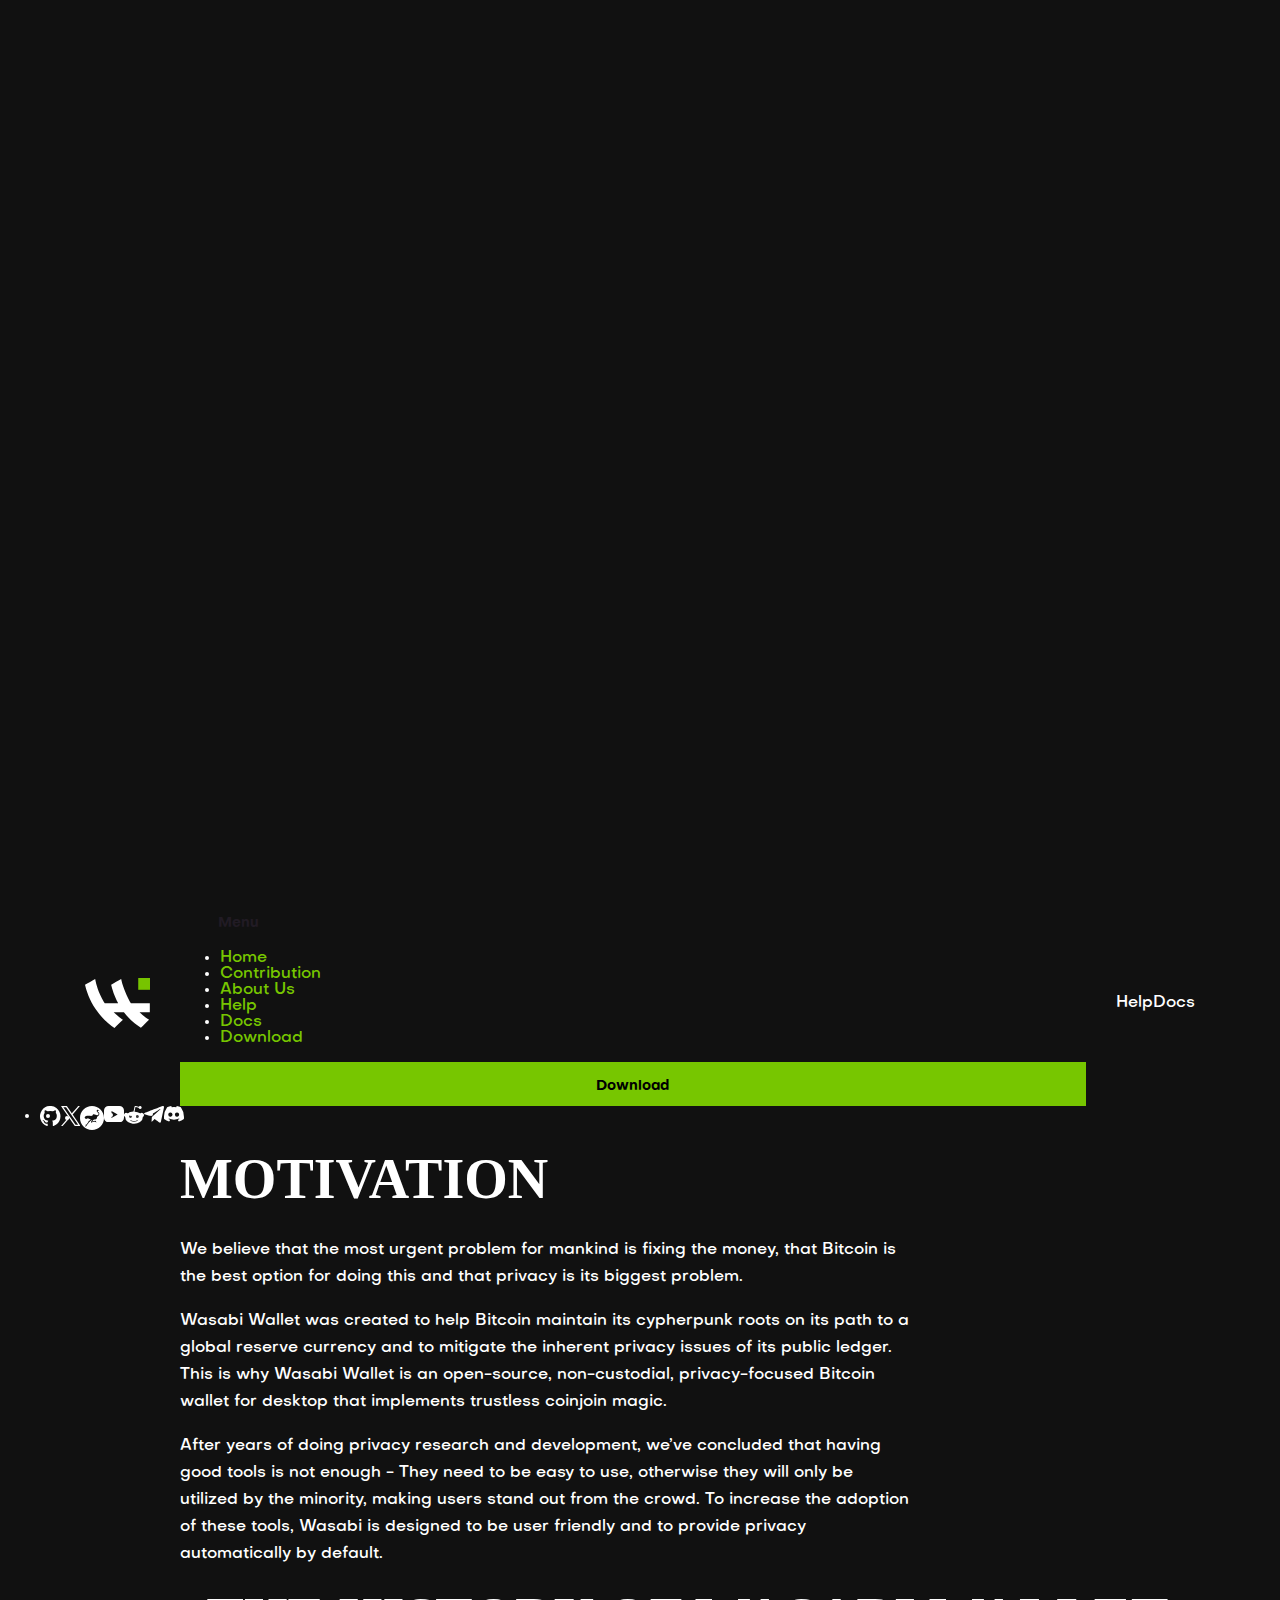
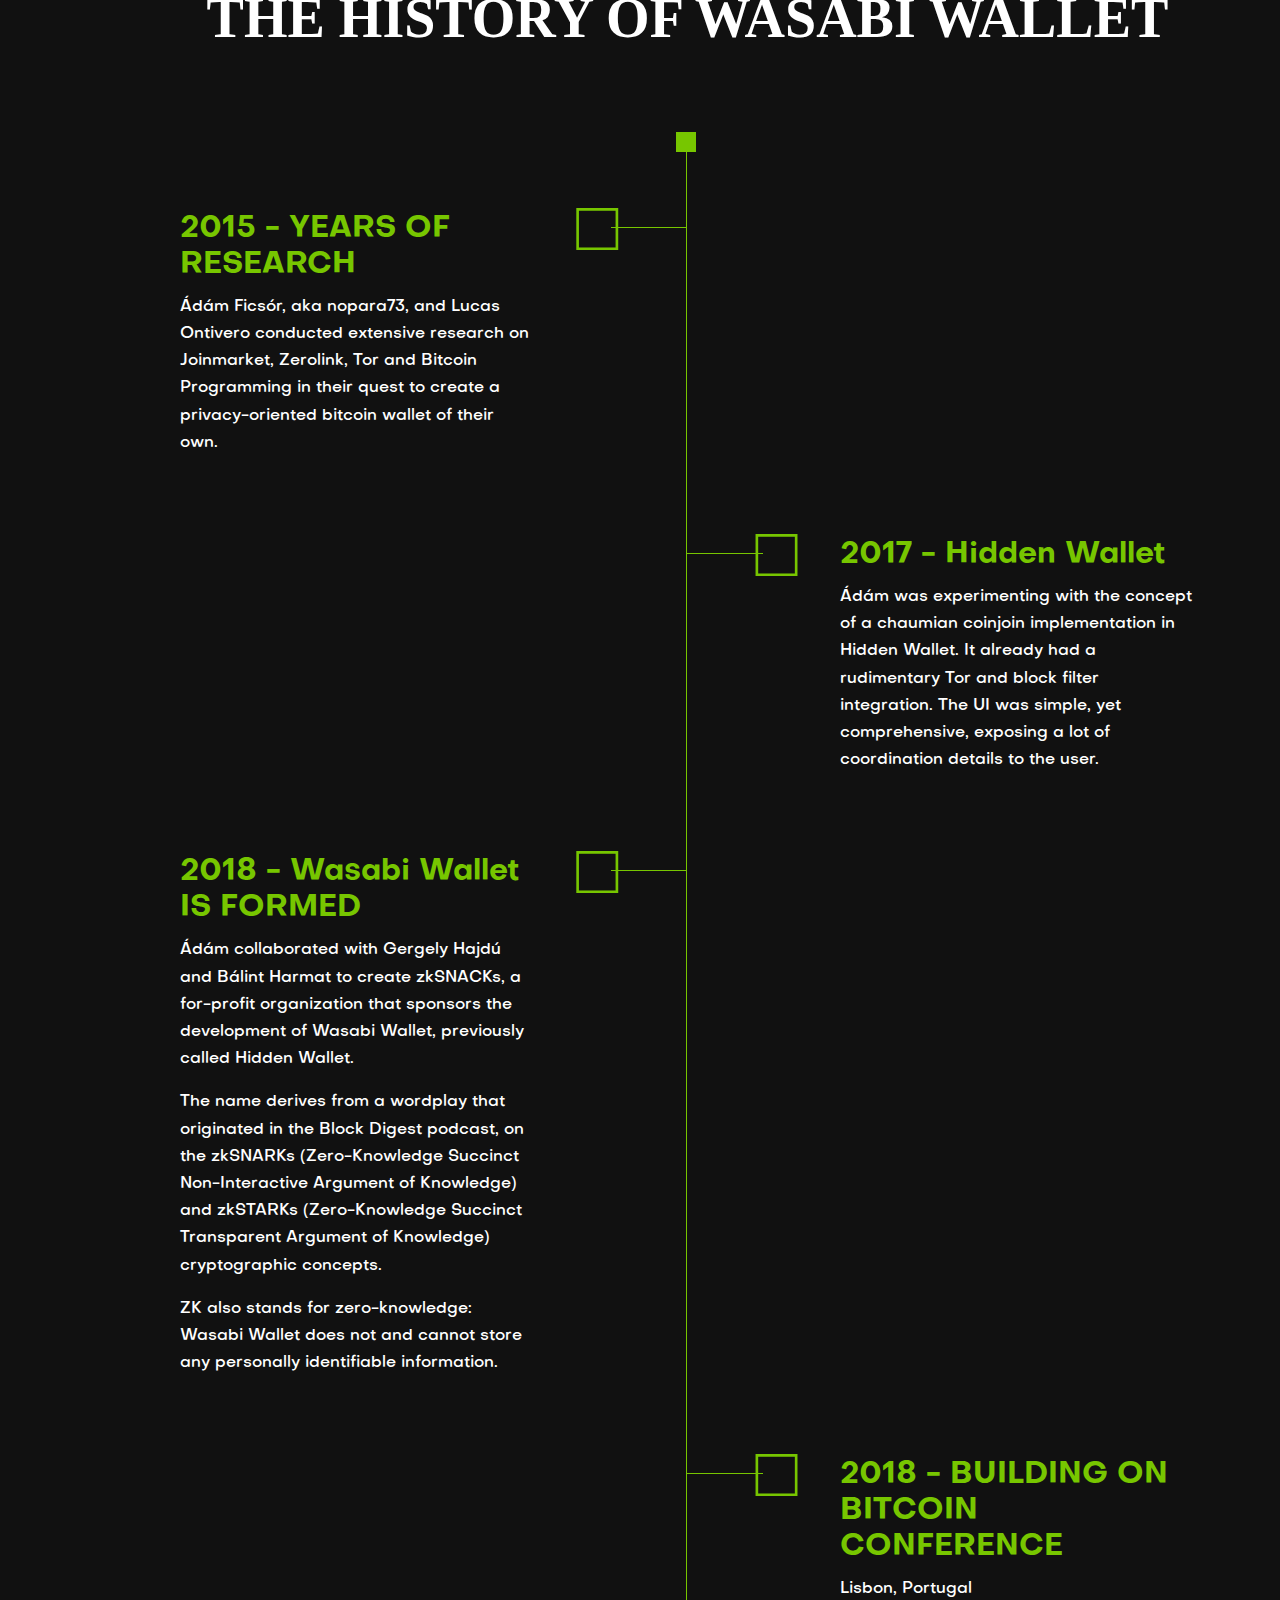
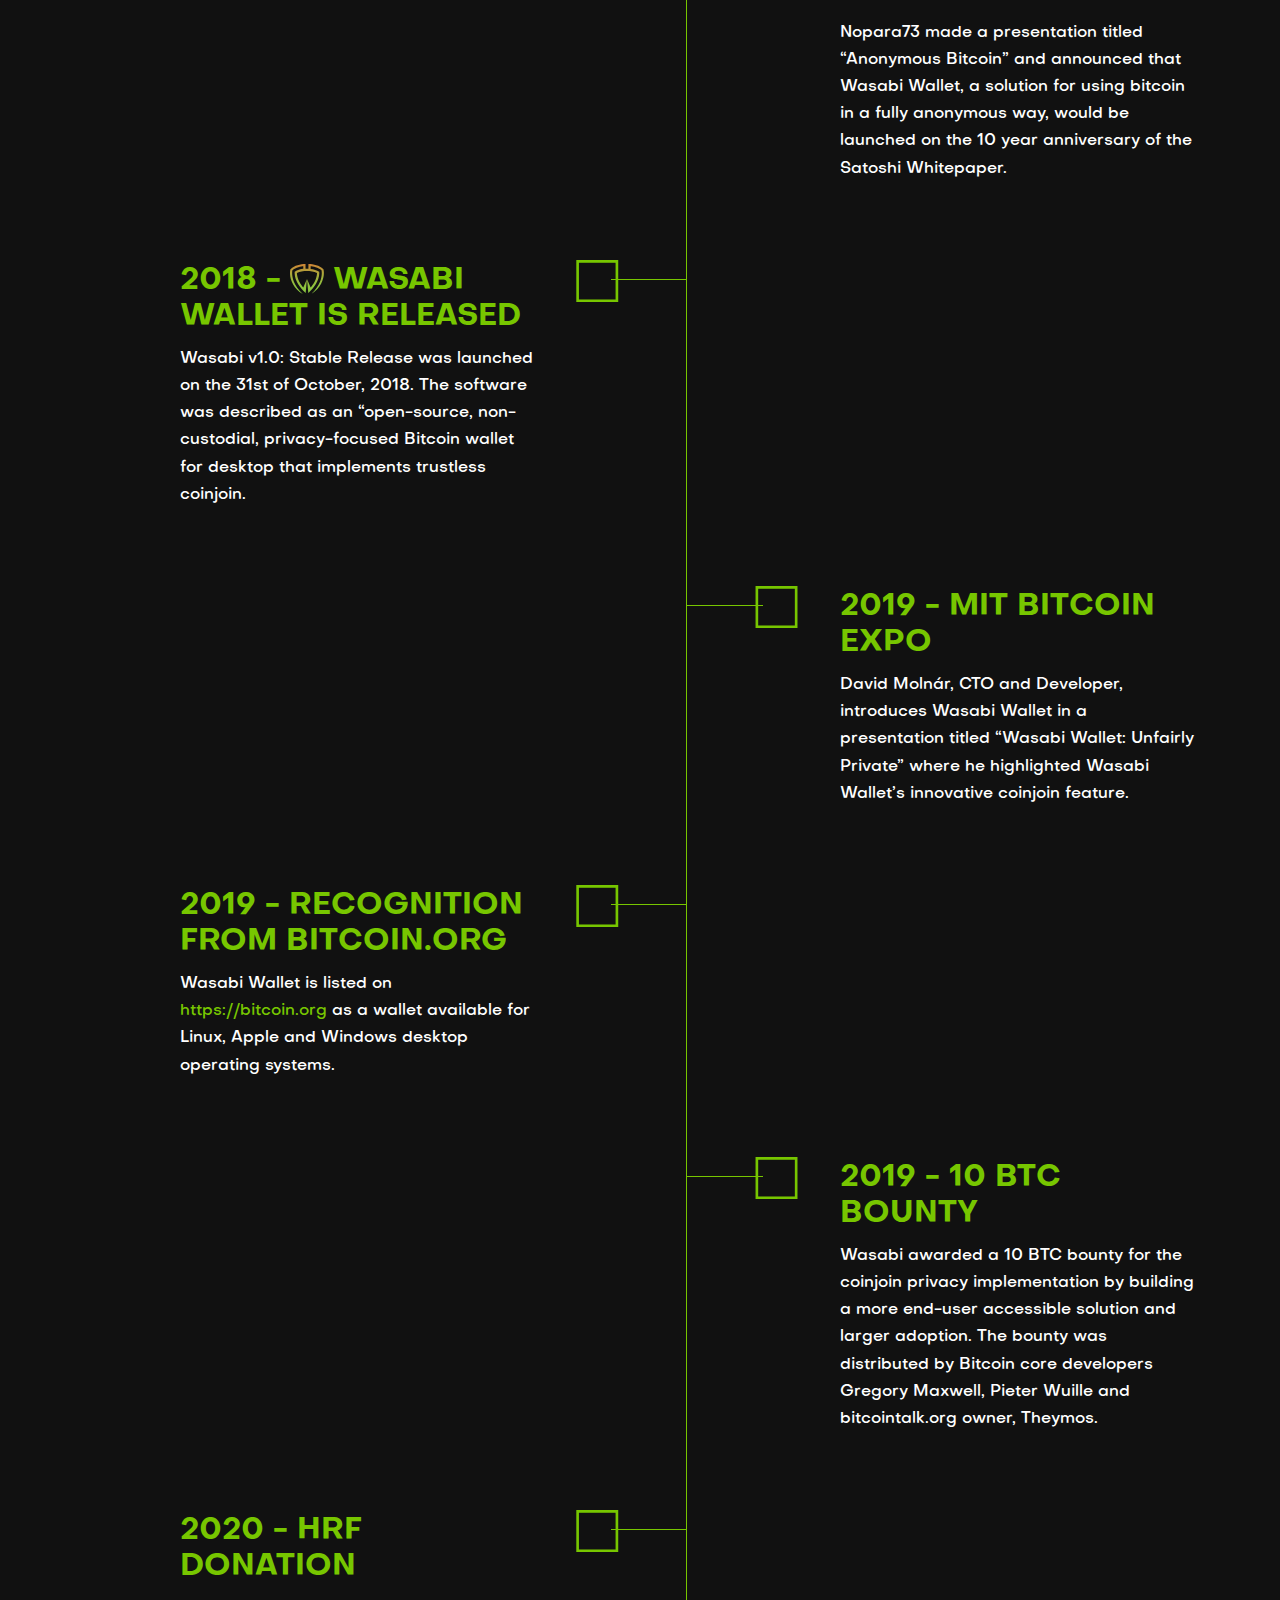
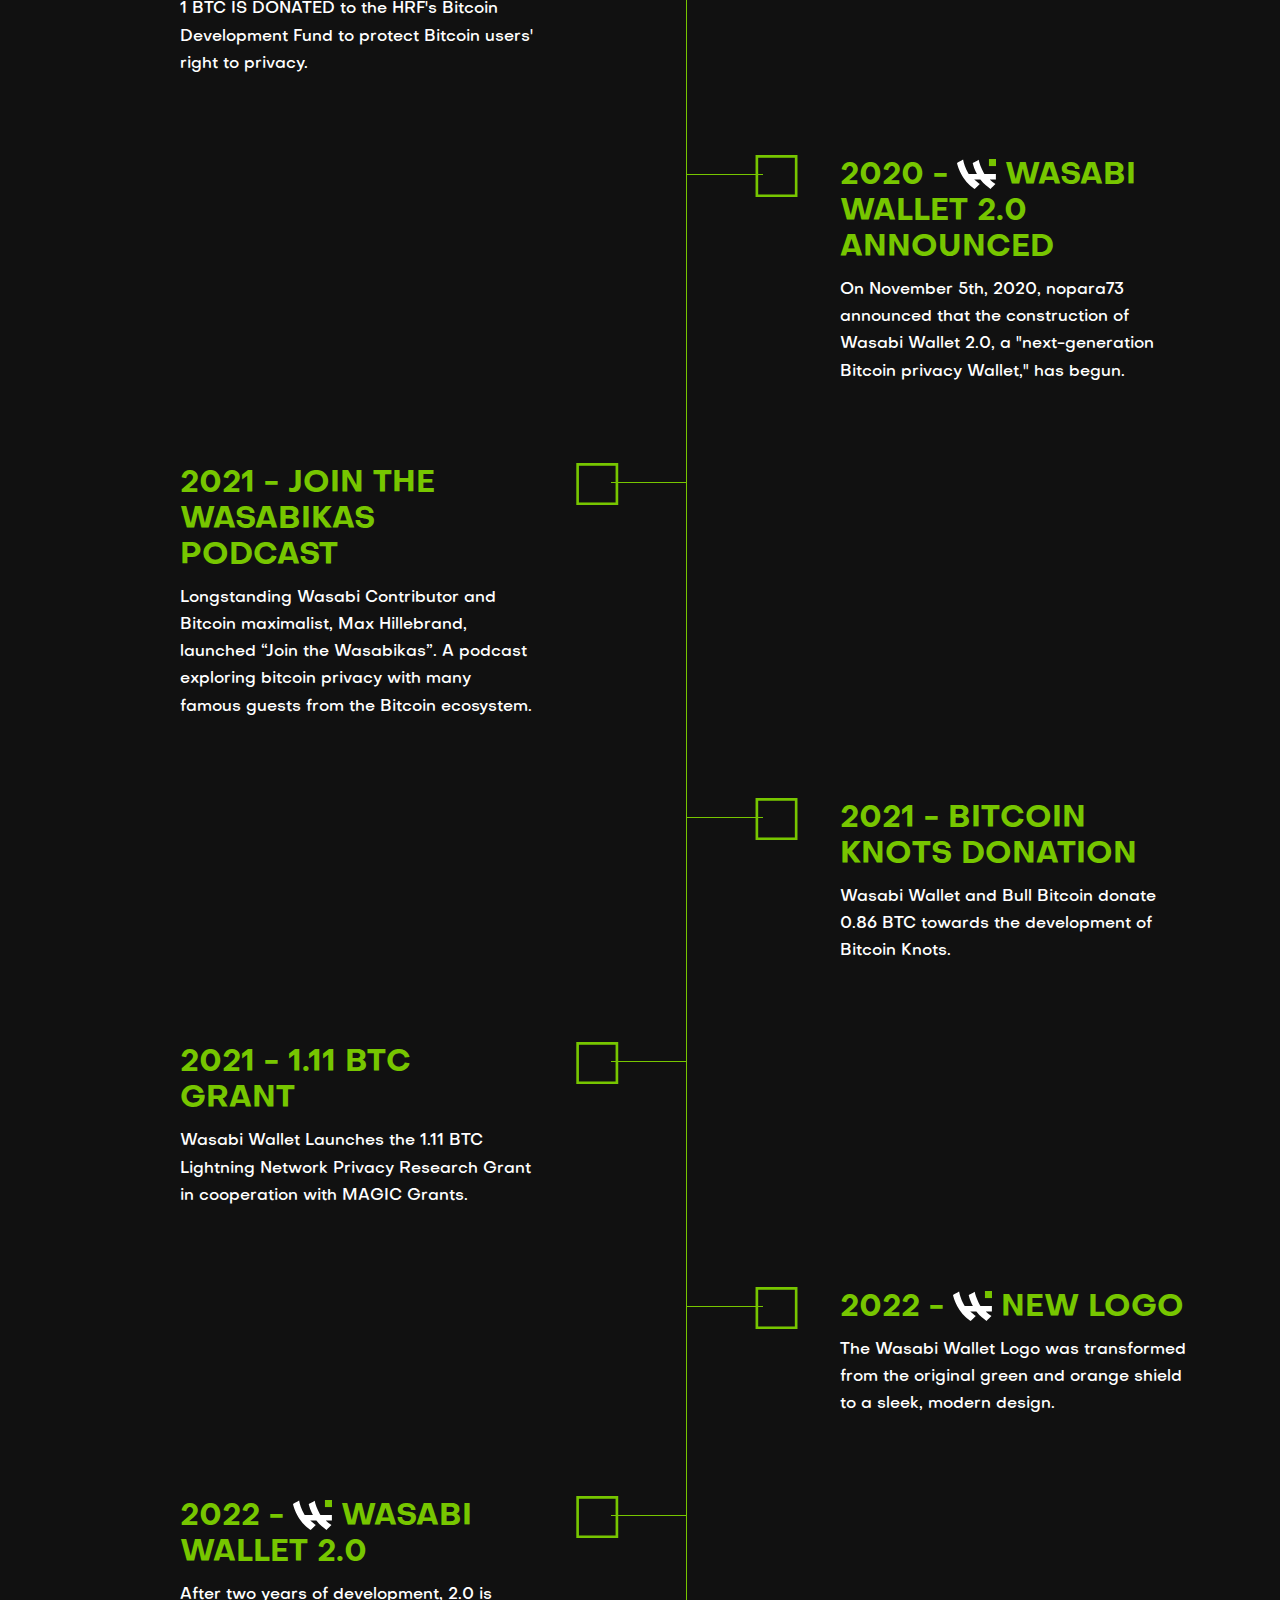
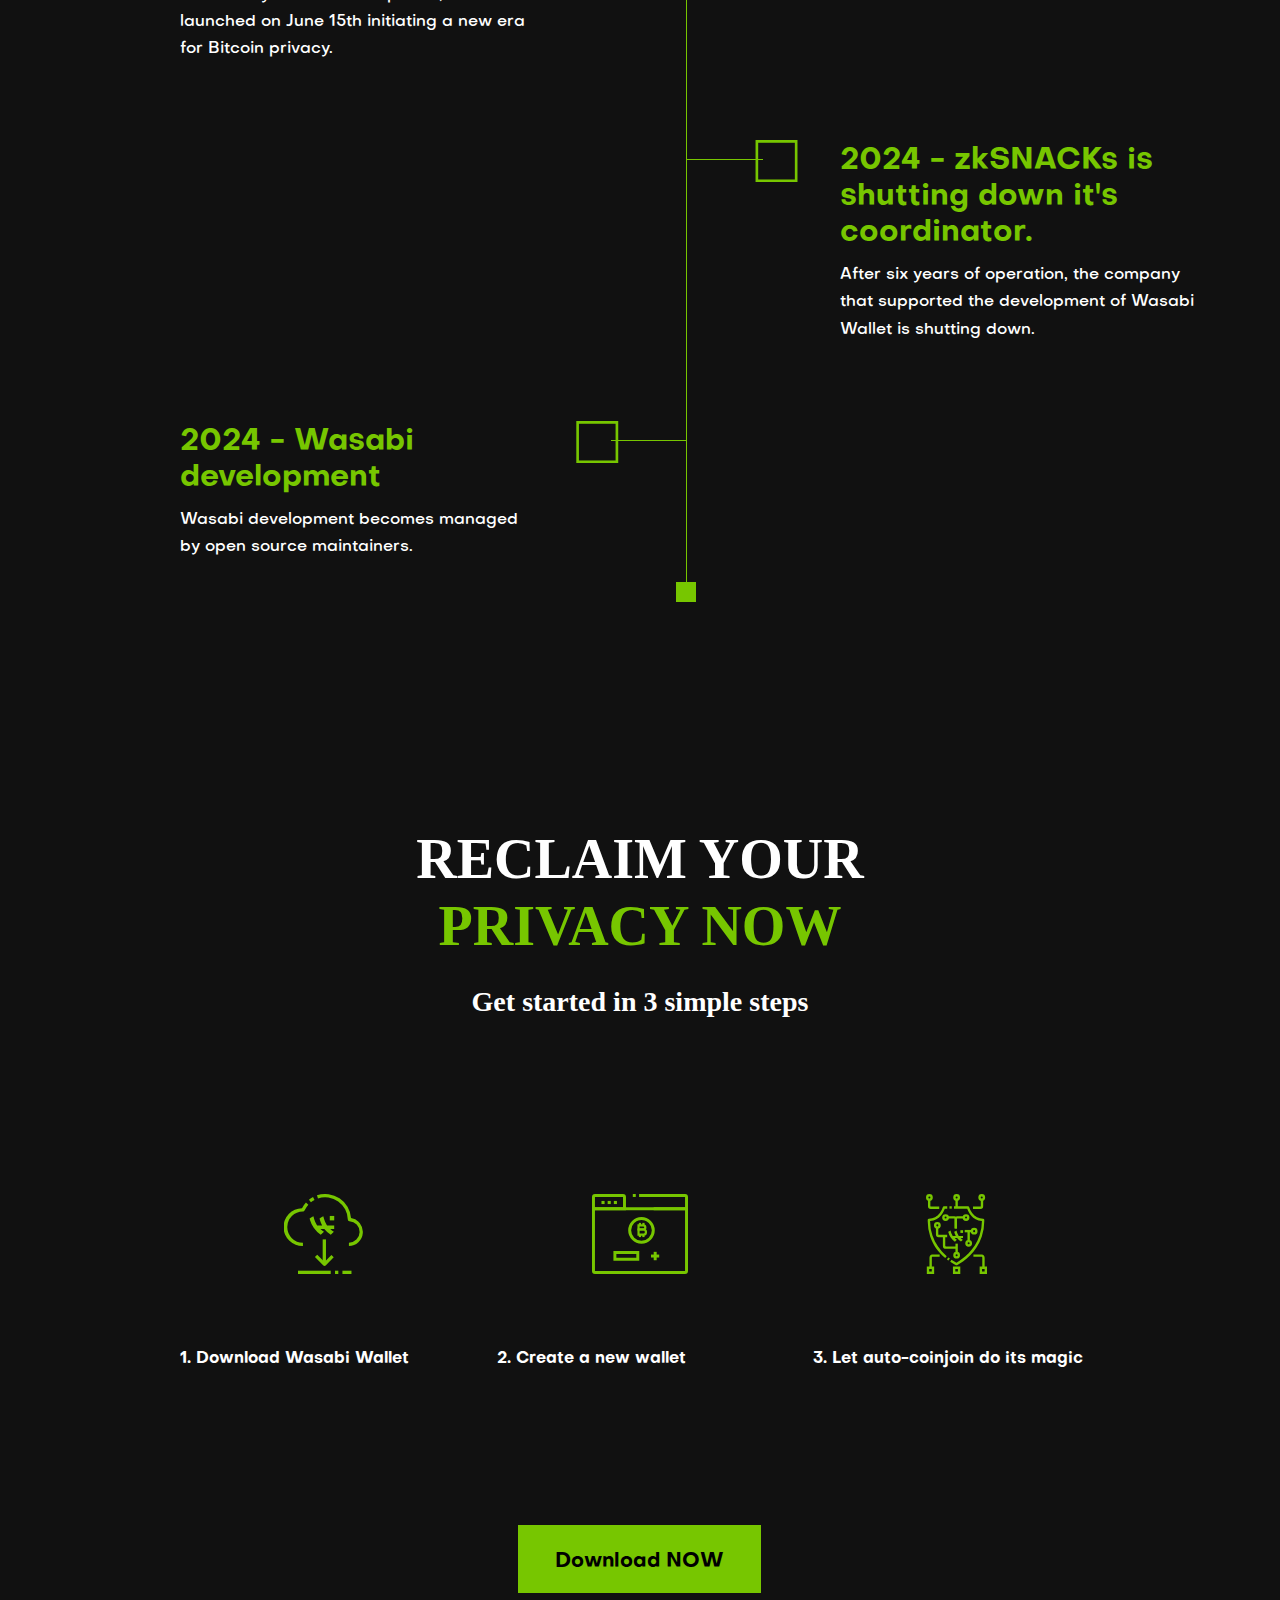
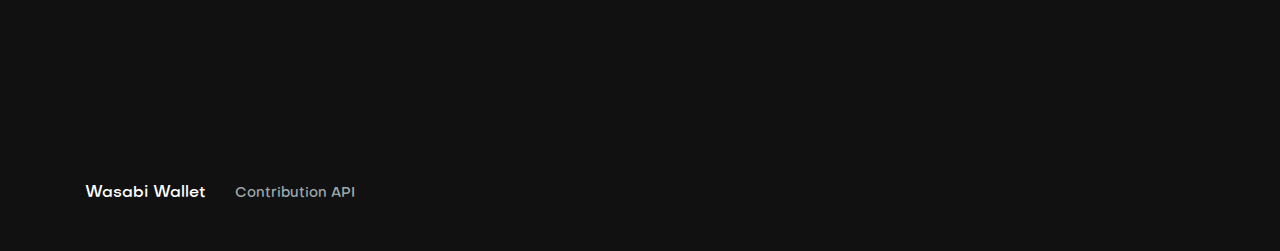
<file: wwwroot/about.html>
<!doctype html>
<html lang="en">

<head>
    <meta charset="utf-8">
    <meta name="viewport" content="width=device-width, initial-scale=1">
    <meta name="title" content="Wasabi Wallet - Bitcoin privacy wallet with coinjoin">
    <meta name="description" content="Wasabi is an open-source, non-custodial, privacy-focused Bitcoin wallet for desktop, that implements trustless coinjoin over the Tor anonymity network.">
    <meta name="keywords" content="wasabi wallet,wasabiwallet,wasabi bitcoin wallet,wassabi wallet,bitcoin wasabi wallet,wasabiwallet,download wasabi wallet,wasabi btc,wasabi wallet,wallet wasabi,wasabi wallet fees,what is wasabi wallet,coinjoin, coin join">
    <meta http-equiv="onion-location" content="http://wasabiukrxmkdgve5kynjztuovbg43uxcbcxn6y2okcrsg7gb6jdmbad.onion" />

    <!-- Open Graph / Facebook -->
    <meta property="og:type" content="website">
    <meta property="og:url" content="https://wasabiwallet.io">
    <meta property="og:title" content="Wasabi Wallet - Bitcoin privacy wallet with coinjoin">
    <meta property="og:description" content="Wasabi is an open-source, non-custodial, privacy-focused Bitcoin wallet for desktop, it implements trustless coinjoin over the Tor anonymity network.">
    <meta property="og:image" content="https://wasabiwallet.io/img/wasabi-social.jpg">
    <meta property="og:site_name" content="Wasabi Wallet - Bitcoin privacy wallet with coinjoin">

    <!-- Twitter -->
    <meta property="twitter:card" content="summary_large_image">
    <meta property="twitter:url" content="https://wasabiwallet.io">
    <meta property="twitter:title" content="Wasabi Wallet - Bitcoin privacy wallet with coinjoin">
    <meta property="twitter:description" content="Wasabi is an open-source, non-custodial, privacy-focused Bitcoin wallet for desktop, it implements trustless coinjoin over the Tor anonymity network.">
    <meta property="twitter:image" content="https://wasabiwallet.io/img/wasabi-social.jpg">

    <link rel="stylesheet" href="css/bootstrap.css">
    <link rel="stylesheet" href="css/style.css">
    <link rel="shortcut icon" href="img/favicon.ico">
    <title>Wasabi Wallet - Bitcoin privacy wallet with coinjoin</title>
</head>

<body class="fixed-heading">

    <header>
        <div class="container">
            <div class="row align-items-center">
                <div class="col-1">
                    <a href="index.html"><img src="img/logo_small.svg" class="logo">
                    </a>
                </div>
                <div class="col text-end text-lg-start">
                    <div class="menu-row">
                        <input type="checkbox" id="navswitch">
                        <label for="navswitch" class="btn navbarToggler"><span class="navbar-toggler-icon"></span> Menu</label>
                        <ul class="menu">
                            <li><a href="index.html">Home</a> </li>
                            <li><a href="contribution.html">Contribution</a> </li>
                            <li><a href="about.html">About Us</a> </li>
                            <li><a href="faq.html">Help</a> </li>
                            <li><a href="https://docs.wasabiwallet.io/" target="_blank">Docs</a> </li>
                            <li class="mt-4 mt-lg-0"><a href="index.html#download">Download</a> </li>
                        </ul>
                        <a href="index.html#download" class="btn btn-primary prefix-arrowdown d-none d-lg-block">Download</a>
                    </div>
                </div>
                <div class="col-auto d-none d-lg-block">
                    <div class="menu-row"><a href="faq.html">Help</a><a href="https://docs.wasabiwallet.io/" target="_blank">Docs</a> 
                    </div>
                </div>
            </div>
        </div>
    </header>
    <div class="content">
        <ul class="social-media d-none d-lg-flex">
            <li>
                <a href="https://github.com/WalletWasabi" target="_blank">
                    <svg xmlns="http://www.w3.org/2000/svg" width="20.505" height="20" viewBox="0 0 20.505 20">
                        <path id="Path_9" data-name="Path 9" d="M627.359,98.8c.052-.375.1-.75.156-1.124a9.778,9.778,0,0,1,1.636-4.021,10.2,10.2,0,0,1,9.487-4.4,9.919,9.919,0,0,1,5.081,1.963,10.267,10.267,0,0,1-.057,16.516,9.545,9.545,0,0,1-2.74,1.42.518.518,0,0,1-.759-.538c0-.887,0-1.775,0-2.662a2.978,2.978,0,0,0-.219-1.291,7.837,7.837,0,0,0-.407-.681c.374-.07.78-.122,1.174-.223a4.3,4.3,0,0,0,2.613-1.649,4.824,4.824,0,0,0,.768-2.227,5.881,5.881,0,0,0-.024-1.813,3.718,3.718,0,0,0-.867-1.775.249.249,0,0,1-.055-.283,3.494,3.494,0,0,0-.131-2.479.233.233,0,0,0-.163-.105,1.77,1.77,0,0,0-1.006.2c-.517.244-1.017.524-1.529.778a.5.5,0,0,1-.313.05,9.7,9.7,0,0,0-4.791,0,.444.444,0,0,1-.311-.056,7.382,7.382,0,0,0-2.086-.942c-.013,0-.025-.008-.038-.011-.478-.1-.563-.047-.7.423a3.481,3.481,0,0,0,0,2.182.248.248,0,0,1-.039.207,4.242,4.242,0,0,0-.937,3.384,5.852,5.852,0,0,0,.569,2.089,3.65,3.65,0,0,0,2.188,1.821,16.278,16.278,0,0,0,1.746.408c.031.007.062.01.067.011-.149.271-.3.539-.444.814a.762.762,0,0,0-.088.305.363.363,0,0,1-.318.367,2.3,2.3,0,0,1-1.914-.092,2.256,2.256,0,0,1-.761-.807,2.17,2.17,0,0,0-1.27-1.037,1.986,1.986,0,0,0-.665-.032c-.135.008-.179.118-.088.232a1.233,1.233,0,0,0,.3.313,2.781,2.781,0,0,1,1.106,1.38,2.411,2.411,0,0,0,.542.875,2.319,2.319,0,0,0,1.507.558c.483.022.967,0,1.482,0,0,.29,0,.629,0,.968,0,.26.01.52.009.781a.533.533,0,0,1-.771.557,9.907,9.907,0,0,1-3.966-2.477,10.365,10.365,0,0,1-2.423-3.866,10.2,10.2,0,0,1-.525-2.578c-.006-.078-.021-.156-.031-.234Z" transform="translate(-627.359 -89.203)" fill="#fff" />
                    </svg>
                </a>
            </li>
            <li>
                <a href="https://x.com/wasabiwallet" target="_blank">
                    <svg xmlns="http://www.w3.org/2000/svg" width="19.571" height="20" viewBox="0 0 19.571 20">
                        <path id="Path_14" data-name="Path_14 8" d="M0,76.033l.916-1.067,5.313-6.175q.686-.8,1.373-1.594a.063.063,0,0,0,.007-.094Q6.7,65.789,5.8,64.472l-1.853-2.7L2.007,58.954.027,56.073,0,56.038a.38.38,0,0,1,.04,0q2.872,0,5.744,0a.085.085,0,0,1,.06.032Q7.065,57.833,8.28,59.6l2.488,3.62.113.164.212-.246,4.924-5.723q.58-.674,1.161-1.347a.1.1,0,0,1,.066-.034q.826,0,1.651,0l.034,0-.037.046L15.13,60.453l-3.45,4.008a.055.055,0,0,0-.006.081q1.091,1.584,2.18,3.17l2.941,4.279,2.349,3.418.407.592a.188.188,0,0,0,.02.021s0,.01-.005.01H13.74c-.012-.02-.024-.041-.037-.06l-.387-.562-2.351-3.422-2.5-3.644-.053-.076-.036.04L5.78,71.32,1.873,75.861c-.048.056-.094.115-.14.172Zm2.352-18.7c.014.021.022.036.032.049L6.493,63.26,10.9,69.57q1.81,2.589,3.62,5.179a.088.088,0,0,0,.083.043h2.6c-.013-.022-.021-.036-.031-.05l-3.556-5.086L9.858,64.28q-2.415-3.454-4.829-6.908a.085.085,0,0,0-.079-.041H2.407l-.055,0" transform="translate(0 -56.033)" fill="#fff" />
                    </svg>
                </a>
            </li>
            <li>
                <a href="https://njump.me/npub1jw7scmeuewhywwytqxkxec9jcqf3znw2fsyddcn3948lw9q950ps9y35fg" target="_blank">
                    <svg xmlns="http://www.w3.org/2000/svg" width="24" height="24" viewBox="0 0 24 24">
                        <path d="M12 0C5.373 0 0 5.373 0 12C0 18.627 5.373 24 12 24C18.627 24 24 18.627 24 12C24 5.373 18.627 0 12 0ZM18.892 9.245C18.384 10.087 17.35 10.66 17.256 10.709C17.062 10.812 16.99 10.962 17.003 11.184C17.016 11.407 16.962 12.512 16.289 13C15.943 13.249 14.549 13.572 13.91 13.68C13.582 13.736 13.506 13.837 13.325 13.944C13.08 14.096 12.211 15.301 12.064 15.569C12.083 15.566 14.804 14.721 14.927 14.701C15.25 14.652 15.494 14.746 15.654 14.981C15.805 15.205 15.955 15.433 16.104 15.661C16.158 15.742 16.21 15.826 16.261 15.908L16.315 15.995C16.334 16.026 16.362 16.063 16.374 16.112C16.384 16.146 16.405 16.261 16.339 16.33C16.278 16.393 16.174 16.393 16.117 16.379C16.063 16.364 15.982 16.332 15.916 16.278L15.826 16.202C15.755 16.141 15.619 16.112 15.515 16.117C15.392 16.122 15.23 16.082 15.152 16.033C15 15.936 14.96 15.691 14.96 15.689C14.941 15.607 14.882 15.586 14.828 15.586C14.731 15.583 14.654 15.612 14.576 15.635C14.219 15.742 13.864 15.852 13.506 15.965L12.995 16.124C12.742 16.202 12.49 16.28 12.24 16.364C12.172 16.386 12.106 16.421 12.035 16.457C12.005 16.472 11.976 16.487 11.946 16.501C11.917 16.516 11.885 16.534 11.856 16.55C11.789 16.586 11.718 16.626 11.64 16.649C11.386 16.724 11.162 16.614 11.057 16.36C10.988 16.195 11.05 15.869 11.087 15.774C11.317 15.176 12.066 14.05 12.066 14.042C12.054 14.038 11.236 14.365 11.101 14.468C10.732 14.75 9.864 15.416 9.852 15.48C9.796 15.776 9.612 16 9.331 16.109C9.127 16.188 9.005 16.349 8.885 16.506C8.885 16.506 6.713 19.499 6.565 19.661C6.522 19.709 6.115 20.136 6.007 20.334C5.983 20.383 5.89 20.579 5.866 20.628C5.845 20.667 5.802 20.772 5.635 20.765C5.468 20.758 5.464 20.525 5.456 20.424C5.44 20.177 5.494 19.934 5.623 19.68C5.635 19.656 5.782 19.433 5.728 19.254C5.68 19.097 5.633 18.854 5.706 18.732C5.821 18.539 6.024 18.532 6.296 18.487C6.485 18.456 6.622 18.362 6.755 18.169C7.033 17.762 8.084 16.271 8.322 15.925C8.386 15.835 8.435 15.718 8.456 15.602C8.525 15.254 8.736 15.012 9.103 14.863C9.181 14.831 10.643 13.609 10.643 13.452C10.643 13.339 10.484 13.278 10.362 13.244C10.344 13.24 9.426 13.002 9.007 12.811C8.779 12.708 8.608 12.617 8.405 12.47C8.128 12.266 7.574 12.365 7.494 12.377C7.102 12.433 6.811 12.61 6.48 12.833C6.421 12.875 6.12 12.982 5.968 12.896C5.672 12.727 5.021 12.424 4.781 12.059C4.67 11.89 4.685 11.616 4.763 11.312C5.016 10.607 5.388 10.291 6.076 10.099C6.565 9.931 7.553 9.894 8.028 9.857C8.059 9.847 9.113 9.823 9.852 9.443C10.344 9.191 11.807 8.219 13.91 8.285C14.76 8.312 16.367 9.142 16.986 9.167C17.618 9.193 17.934 9.122 18.299 8.746C18.402 8.638 18.84 7.692 18.426 7.176C18.272 6.984 18.113 6.814 17.929 6.656C17.682 6.445 17.424 6.245 17.202 6.007C16.709 5.485 16.558 4.774 16.79 4.217C16.939 3.828 17.254 3.659 17.706 3.746C18.024 3.808 18.257 4.094 18.485 4.247C18.612 4.332 18.826 4.381 18.965 4.416C19.141 4.457 19.273 4.592 19.266 4.682C19.259 4.774 19.026 4.852 18.803 4.835C18.539 4.817 18.085 4.814 17.814 4.906C17.633 4.972 17.552 5.172 17.605 5.371C17.65 5.532 17.995 5.821 18.125 5.929C18.384 6.142 18.661 6.336 18.877 6.602C19.12 6.906 19.247 7.252 19.285 7.633C19.344 8.219 19.19 8.746 18.892 9.245Z" fill="#fff"/>
                    </svg>
                </a>
            </li>
            <li>
                <a href="https://youtube.com/c/WasabiWallet" target="_blank">
                    <svg xmlns="http://www.w3.org/2000/svg" width="20" height="16.389" viewBox="0 0 20 16.389">
                        <path id="Path_11" data-name="Path 11" d="M3357.333,181.248h-10.818a4.591,4.591,0,0,0-4.591,4.591v7.208a4.591,4.591,0,0,0,4.591,4.591h10.818a4.591,4.591,0,0,0,4.591-4.591v-7.208a4.591,4.591,0,0,0-4.591-4.591m-7.938,11.91c.02-2.347.039-4.672.059-7.026l6.15,3.565-6.208,3.461" transform="translate(-3341.924 -181.248)" fill="#fff" />
                    </svg>
                </a>
            </li>
            <li>
                <a href="https://www.reddit.com/r/WasabiWallet/" target="_blank">
                    <svg xmlns="http://www.w3.org/2000/svg" width="19.967" height="17.765" viewBox="0 0 19.967 17.765">
                        <g id="Group_33" data-name="Group 33" transform="translate(-2083.593 -529.577)">
                            <path id="Path_14" data-name="Path 14" d="M2025.036,116c1.014.218,1.978.417,2.936.641.1.024.209.176.252.291a1.57,1.57,0,0,0,1.456,1.073,1.522,1.522,0,0,0,.78-2.834,1.486,1.486,0,0,0-1.878.285.5.5,0,0,1-.548.169c-1.007-.214-2.018-.41-3.028-.61-.618-.123-.791-.007-.924.617q-.485,2.292-.966,4.584c-.036.171-.067.3-.3.31a10.471,10.471,0,0,0-5.293,1.654.4.4,0,0,1-.527-.03,2.206,2.206,0,0,0-2.484,3.645c.167.114.308.207.3.46a5.354,5.354,0,0,0,2.7,4.767,10.1,10.1,0,0,0,4.761,1.628,11,11,0,0,0,7.285-1.6,5.32,5.32,0,0,0,2.752-4.805.447.447,0,0,1,.251-.421,2.177,2.177,0,0,0,.829-2.494,2.2,2.2,0,0,0-3.377-1.064c-.133.1-.233.172-.408.057a10.411,10.411,0,0,0-5.212-1.7c-.257-.015-.321-.113-.264-.357.127-.55.234-1.1.351-1.656.18-.854.361-1.709.552-2.61" transform="translate(70.047 414.618)" fill="#fff" />
                            <path id="Path_15" data-name="Path 15" d="M2296.53,364.064a1.429,1.429,0,0,1-1.321,1.444,1.487,1.487,0,0,1-1.583-1.519,1.442,1.442,0,0,1,1.469-1.438,1.468,1.468,0,0,1,1.435,1.513" transform="translate(-198.074 176.131)" fill="#3b3b3b" />
                            <path id="Path_16" data-name="Path 16" d="M2178.977,364.755a1.447,1.447,0,1,1,.021-2.894,1.447,1.447,0,1,1-.021,2.894" transform="translate(-88.909 176.779)" fill="#3b3b3b" />
                            <path id="Path_17" data-name="Path 17" d="M2202.2,446.523a5.674,5.674,0,0,1-3.41-.964c-.091-.06-.22-.128-.24-.214-.031-.134-.034-.343.046-.416a.494.494,0,0,1,.435-.071c.263.108.485.312.745.427a5.572,5.572,0,0,0,5.479-.319,2.015,2.015,0,0,1,.2-.119.355.355,0,0,1,.5.171c.1.188.016.324-.154.444a5.751,5.751,0,0,1-3.605,1.062" transform="translate(-108.653 98.79)" fill="#3b3b3b" />
                        </g>
                    </svg>
                </a>
            </li>
            <li>
                <a href="https://t.me/WasabiWallet" target="_blank">
                    <svg xmlns="http://www.w3.org/2000/svg" width="20" height="16.659" viewBox="0 0 20 16.659">
                        <path id="Path_14" data-name="Path 14" d="M5399.488,169.965l.365-4.741,8.545-7.659s.156-.209,0-.261-.243-.121-.721.174-10.43,6.548-10.43,6.548l-4.641-1.407s-.726-.277-.621-.731c.078-.338.521-.572.833-.676s17.871-6.825,17.871-6.825.781-.313,1.146.313c.313.469,0,1.56,0,1.56l-2.97,13.862s-.179.818-.864.846a.868.868,0,0,1-.486-.133c-1.044-.638-4.876-3.5-4.876-3.5l-2.292,2.188a1.605,1.605,0,0,1-.86.443" transform="translate(-5391.976 -154.308)" fill="#fff" />
                    </svg>
                </a>
            </li>
            <li>
                <a href="https://discord.gg/EfPpgDNUCB" target="_blank">
                    <svg xmlns="http://www.w3.org/2000/svg" width="20" height="15.6" viewBox="0 0 20 15.6">
                        <path id="Path_10" data-name="Path 10" d="M2713.71,192.459a17.682,17.682,0,0,0-4.139-1.349l-.511,1.209a14.721,14.721,0,0,0-2-.177v-.009s-.088,0-.235,0-.235,0-.235,0v.009a14.72,14.72,0,0,0-2,.177l-.511-1.209a17.682,17.682,0,0,0-4.138,1.349,17.043,17.043,0,0,0-3.022,11.625,21.405,21.405,0,0,0,5.02,2.626,14.985,14.985,0,0,0,1.095-1.812,6.016,6.016,0,0,1-1.674-.791l.419-.372a11.416,11.416,0,0,0,5.045,1.139,14.419,14.419,0,0,0,5.041-1.139h0l.419.372a6.02,6.02,0,0,1-1.674.791,14.985,14.985,0,0,0,1.095,1.812,21.4,21.4,0,0,0,5.02-2.626,17.044,17.044,0,0,0-3.022-11.625m-10.2,9.37a2.114,2.114,0,1,1,1.813-2.093,1.968,1.968,0,0,1-1.813,2.093m6.65,0a2.114,2.114,0,1,1,1.814-2.093,1.968,1.968,0,0,1-1.814,2.093" transform="translate(-2696.83 -191.11)" fill="#fff" />
                    </svg>
                </a>
            </li>
        </ul>
        <section>
            <div class="container">
                <div class="row">
                    <div class="col-lg-8 offset-lg-1">
                        <h1 class="title left">Motivation</h1>
                        <p>
                            We believe that the most urgent problem for mankind is fixing the money, that Bitcoin is the best option for doing this and that privacy is its biggest problem.
                        </p>
                        <p>
                            Wasabi Wallet was created to help Bitcoin maintain its cypherpunk roots on its path to a global reserve currency and to mitigate the inherent privacy issues of its public ledger. This is why Wasabi Wallet is an open-source, non-custodial, privacy-focused Bitcoin wallet for desktop that implements trustless coinjoin magic.
                        </p>
                        <p>
                            After years of doing privacy research and development, we’ve concluded that having good tools is not enough - They need to be easy to use, otherwise they will only be utilized by the minority, making users stand out from the crowd. To increase the adoption of these tools, Wasabi is designed to be user friendly and to provide privacy automatically by default.
                        </p>
                    </div>
                </div>
            </div>
        </section>
        <section>
            <div class="container">
                <div class="row">
                    <div class="col-lg-11 offset-lg-1">
                        <h2 class="title text-center">The history of Wasabi Wallet</h2>
                        <ul class="timeline">
                            <li>
                                <div class="timeline-title">2015 - YEARS OF RESEARCH</div>
                                <p>Ádám Ficsór, aka nopara73, and Lucas Ontivero conducted extensive research on Joinmarket, Zerolink, Tor and Bitcoin Programming in their quest to create a privacy-oriented bitcoin wallet of their own.</p>
                            </li>
                            <li>
                                <div class="timeline-title">2017 - Hidden Wallet</div>
                                <p>Ádám was experimenting with the concept of a chaumian coinjoin implementation in Hidden Wallet. It already had a rudimentary Tor and block filter integration. The UI was simple, yet comprehensive, exposing a lot of coordination details to the user.</p>
                            </li>
                            <li>
                                <div class="timeline-title">2018 - Wasabi Wallet IS FORMED</div>
                                <p>Ádám collaborated with Gergely Hajdú and Bálint Harmat to create zkSNACKs, a for-profit organization that sponsors the development of Wasabi Wallet, previously called Hidden Wallet.</p>

                                <p>The name derives from a wordplay that originated in the Block Digest podcast, on the zkSNARKs (Zero-Knowledge Succinct Non-Interactive Argument of Knowledge) and zkSTARKs (Zero-Knowledge Succinct Transparent Argument of Knowledge) cryptographic concepts.</p>

                                <p>ZK also stands for zero-knowledge: Wasabi Wallet does not and cannot store any personally identifiable information.</p>
                            </li>
                            <li>
                                <div class="timeline-title">2018 - BUILDING ON BITCOIN CONFERENCE</div>
                                <p>Lisbon, Portugal</p>

                                <p>Nopara73 made a presentation titled “Anonymous Bitcoin” and announced that Wasabi Wallet, a solution for using bitcoin in a fully anonymous way, would be launched on the 10 year anniversary of the Satoshi Whitepaper.</p>
                            </li>
                            <li>
                                <div class="timeline-title">2018 - <img src="img/wasabi-wallet-logo.svg" class="timeline-small-img" alt="Wasabi Wallet"> WASABI WALLET IS RELEASED</div>
                                <p>Wasabi v1.0: Stable Release was launched on the 31st of October, 2018. The software was described as an “open-source, non-custodial, privacy-focused Bitcoin wallet for desktop that implements trustless coinjoin.</p>
                            </li>
                            <li>
                                <div class="timeline-title">2019 - MIT BITCOIN EXPO</div>
                                <p>David Molnár, CTO and Developer, introduces Wasabi Wallet in a presentation titled “Wasabi Wallet: Unfairly Private” where he highlighted Wasabi Wallet’s innovative coinjoin feature.</p>
                            </li>
                            <li>
                                <div class="timeline-title">
                                    2019 - RECOGNITION FROM <a href="https://bitcoin.org" target="_blank">BITCOIN.ORG</a>
                                </div>
                                <p>Wasabi Wallet is listed on <a href="https://bitcoin.org" target="_blank">https://bitcoin.org</a> as a wallet available for Linux, Apple and Windows desktop operating systems.</p>
                            </li>
                            <li>
                                <div class="timeline-title">2019 - 10 BTC BOUNTY</div>
                                <p>Wasabi awarded a 10 BTC bounty for the coinjoin privacy implementation by building a more end-user accessible solution and larger adoption. The bounty was distributed by Bitcoin core developers Gregory Maxwell, Pieter Wuille and bitcointalk.org owner, Theymos.</p>
                            </li>
                            <li>
                                <div class="timeline-title">2020 - HRF DONATION</div>
                                <p>1 BTC IS DONATED to the HRF's Bitcoin Development Fund to protect Bitcoin users' right to privacy.</p>
                            </li>
                            <li>
                                <div class="timeline-title">2020 - <img src="img/logo_small.svg" class="timeline-small-img" alt="Wasabi Wallet"> WASABI WALLET 2.0 ANNOUNCED</div>
                                <p>On November 5th, 2020, nopara73 announced that the construction of Wasabi Wallet 2.0, a "next-generation Bitcoin privacy Wallet," has begun.</p>
                            </li>
                            <li>
                                <div class="timeline-title">2021 - JOIN THE WASABIKAS PODCAST</div>
                                <p>Longstanding Wasabi Contributor and Bitcoin maximalist, Max Hillebrand, launched “Join the Wasabikas”. A podcast exploring bitcoin privacy with many famous guests from the Bitcoin ecosystem.</p>
                            </li>
                            <li>
                                <div class="timeline-title">2021 - BITCOIN KNOTS DONATION</div>
                                <p>Wasabi Wallet and Bull Bitcoin donate 0.86 BTC towards the development of Bitcoin Knots.</p>
                            </li>
                            <li>
                                <div class="timeline-title">2021 - 1.11 BTC GRANT</div>
                                <p>Wasabi Wallet Launches the 1.11 BTC Lightning Network Privacy Research Grant in cooperation with MAGIC Grants.</p>
                            </li>
                            <li>
                                <div class="timeline-title">2022 - <img src="img/logo_small.svg" class="timeline-small-img" alt="Wasabi Wallet"> NEW LOGO</div>
                                <p>The Wasabi Wallet Logo was transformed from the original green and orange shield to a sleek, modern design.</p>
                            </li>
                            <li>
                                <div class="timeline-title">2022 - <img src="img/logo_small.svg" class="timeline-small-img" alt="Wasabi Wallet"> WASABI WALLET 2.0</div>
                                <p>After two years of development, 2.0 is launched on June 15th initiating a new era for Bitcoin privacy.</p>
                            </li>
                            <li>
                                <div class="timeline-title">2024 - zkSNACKs is shutting down it's coordinator.</div>
                                <p>After six years of operation, the company that supported the development of Wasabi Wallet is shutting down.</p>
                            </li>
                            <li>
                                <div class="timeline-title">2024 - Wasabi development</div>
                                <p>Wasabi development becomes managed by open source maintainers.</p>
                            </li>
                        </ul>
                    </div>
                </div>
            </div>
        </section>
        <section>
            <div class="container">
                <div class="row mb-5">
                    <div class="col-xl-10 offset-xl-1">
                        <div class="text-center">
                            <h2 class="title mt-5">Reclaim your <span class="green-text d-block">privacy now</span></h2>
                            <h3>Get started in 3 simple steps</h3>
                        </div>
                        <div class="row text-center p-100">
                            <div class="col-lg-4 my-4">
                                <div class="icon-big mx-auto">
                                    <img src="img/downloadww.svg" alt="Wasabi Wallet Download">
                                </div>
                                <p class="mt-4 mb-0 text-center text-lg-left">
                                    <strong>1. Download Wasabi Wallet</strong>
                                </p>
                            </div>
                            <div class="col-lg-4 my-4">
                                <div class="icon-big mx-auto">
                                    <img src="img/createnewwallet.svg" alt="Wasabi Wallet Create Wallet">
                                </div>
                                <p class="mt-4 mb-0 text-center text-lg-left">
                                    <strong>2. Create a new wallet</strong>
                                </p>
                            </div>
                            <div class="col-lg-4 my-4">
                                <div class="icon-big mx-auto">
                                    <img src="img/coinjoin.svg" alt="Wasabi Wallet Coinjoin">
                                </div>
                                <p class="mt-4 mb-0 text-center text-lg-left">
                                    <strong>3. Let auto-coinjoin do its magic</strong>
                                </p>
                            </div>
                        </div>
                        <div class="row">
                            <div class="col text-center">
                                <a href="index.html#download" class="btn btn-primary btn-download">Download NOW</a>
                            </div>
                        </div>
                    </div>
                </div>
            </div>
        </section>
    </div>
    <footer>
        <div class="container">
            <div class="row">
                <div class="col-lg-auto py-2">
                    <span class="white-text">Wasabi Wallet</span>
                </div>
                <div class="col-lg py-2 text-lg-end">
                    <a href="contribution.html" class="d-inline-block me-3">Contribution</a>
                    <a href="https://wasabiwallet.io/swagger/index.html" class="d-inline-block me-3">API</a>
                </div>
            </div>
        </div>
    </footer>
</body>

</html>
</file>
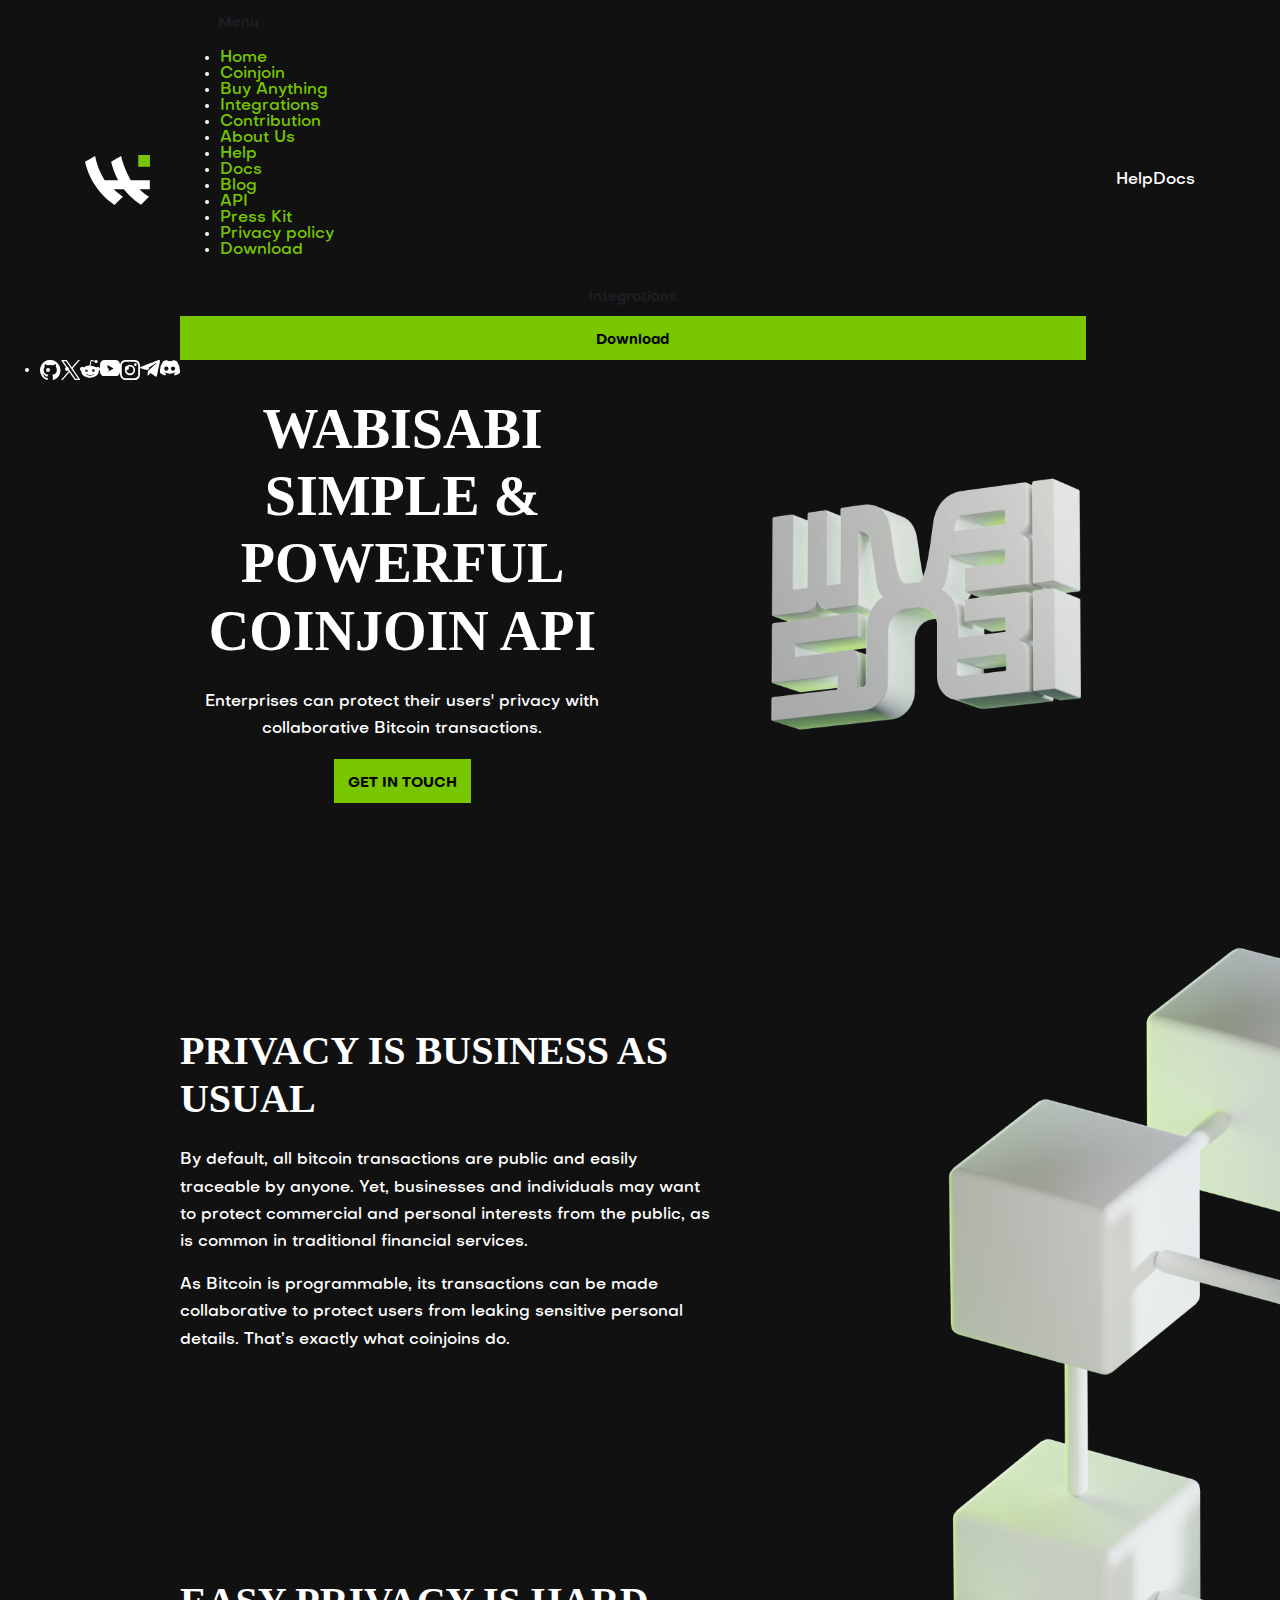
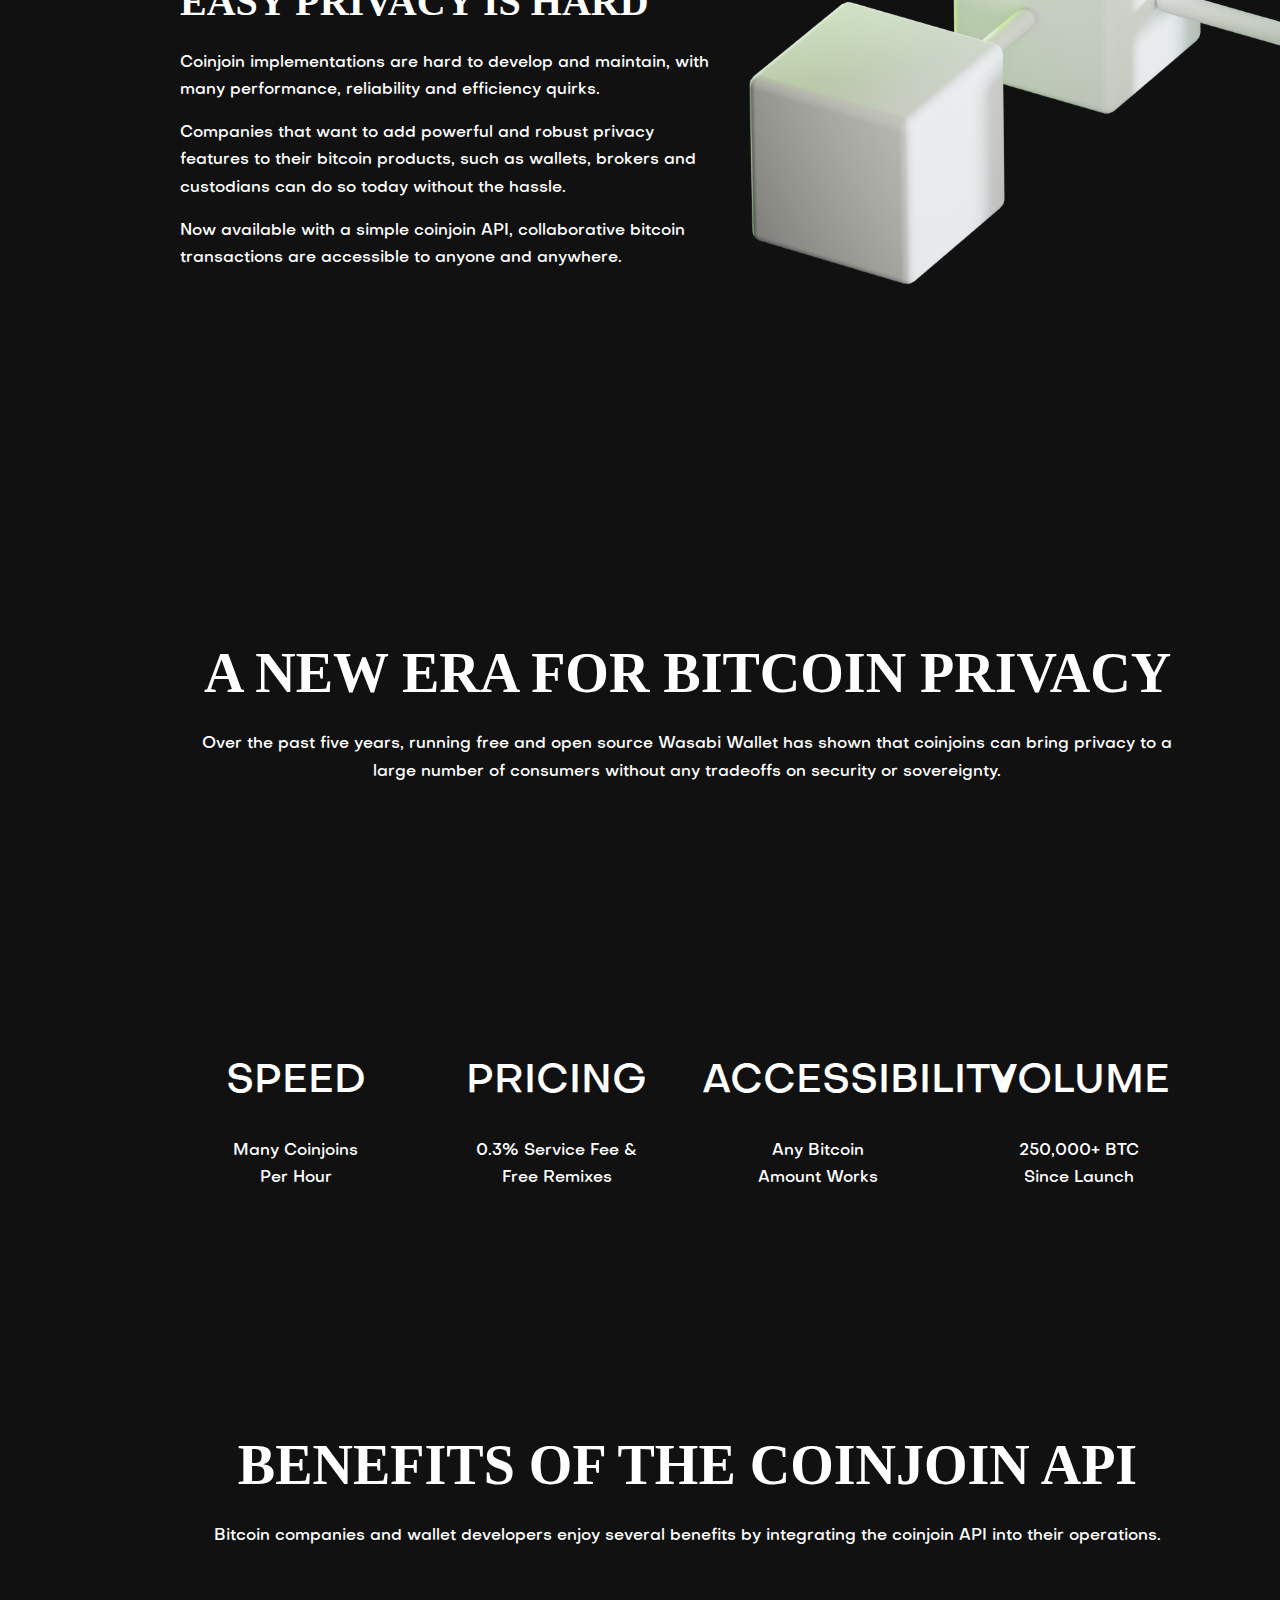
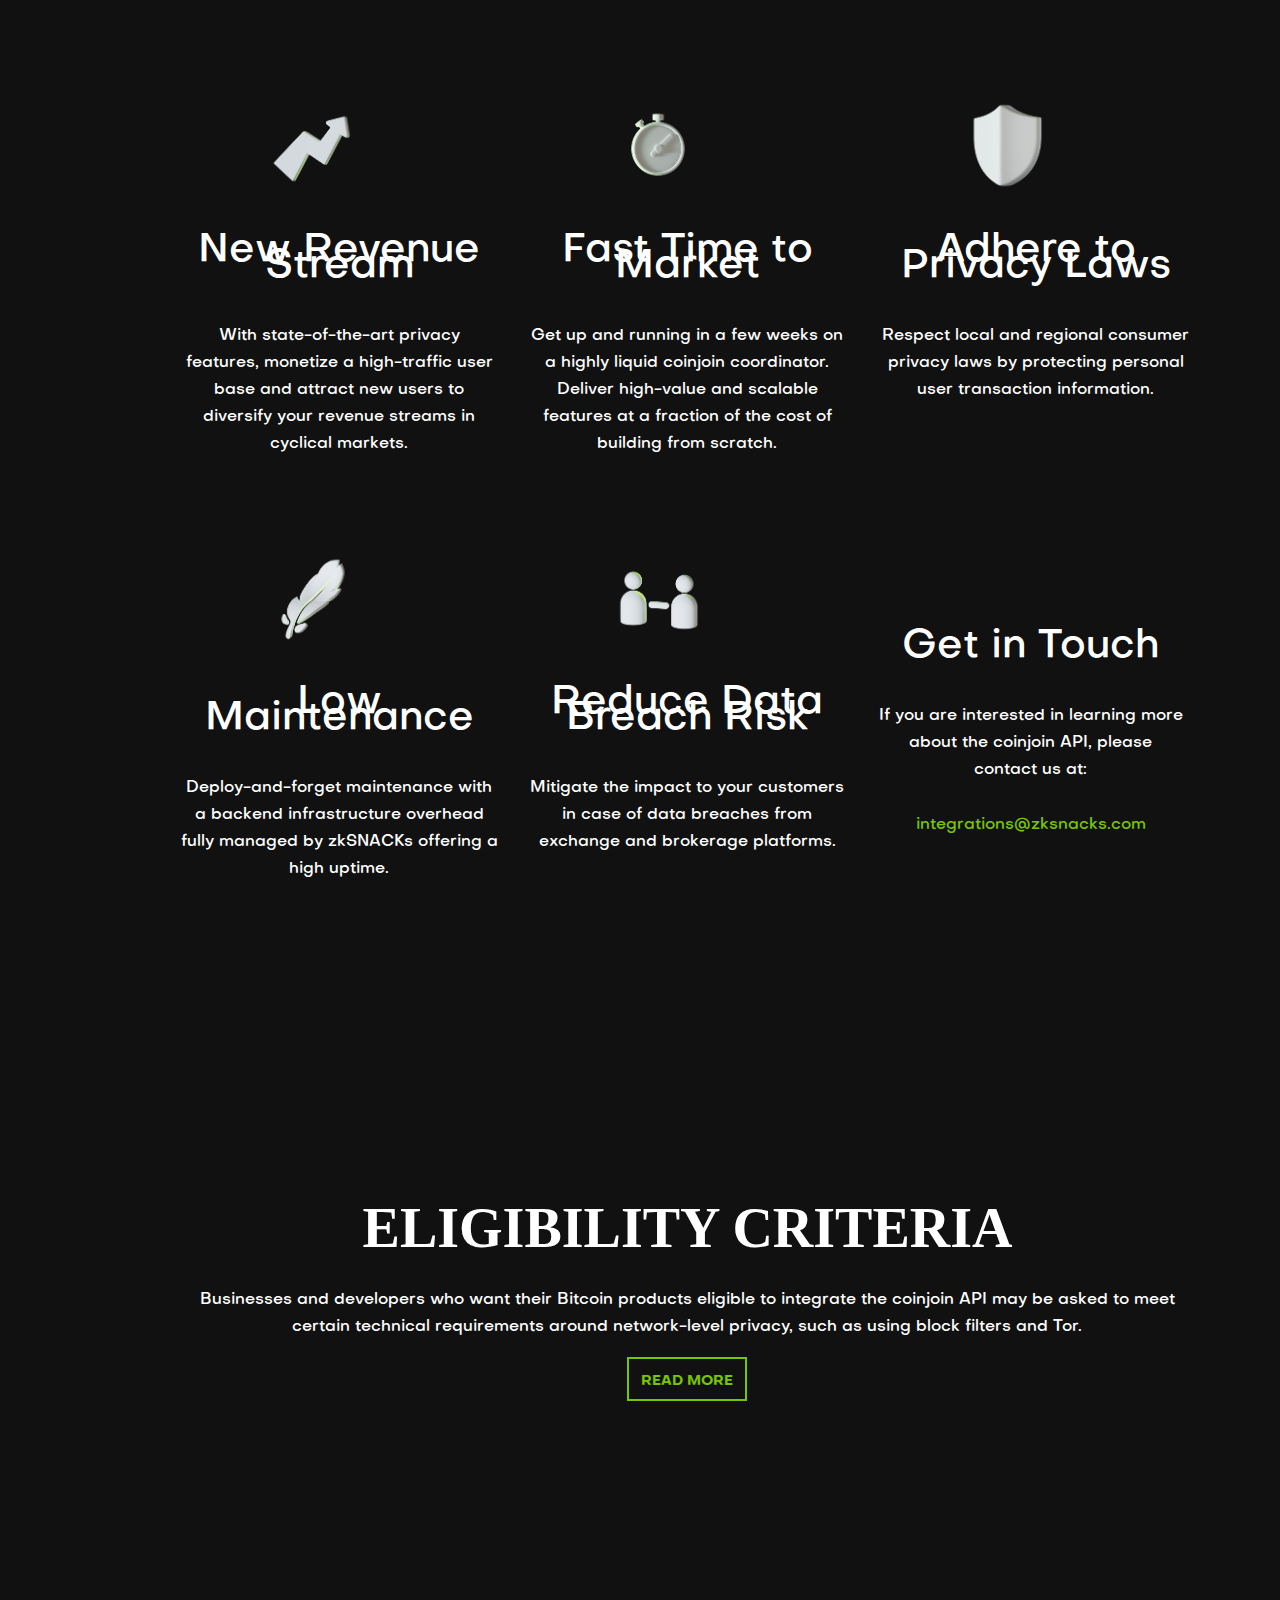
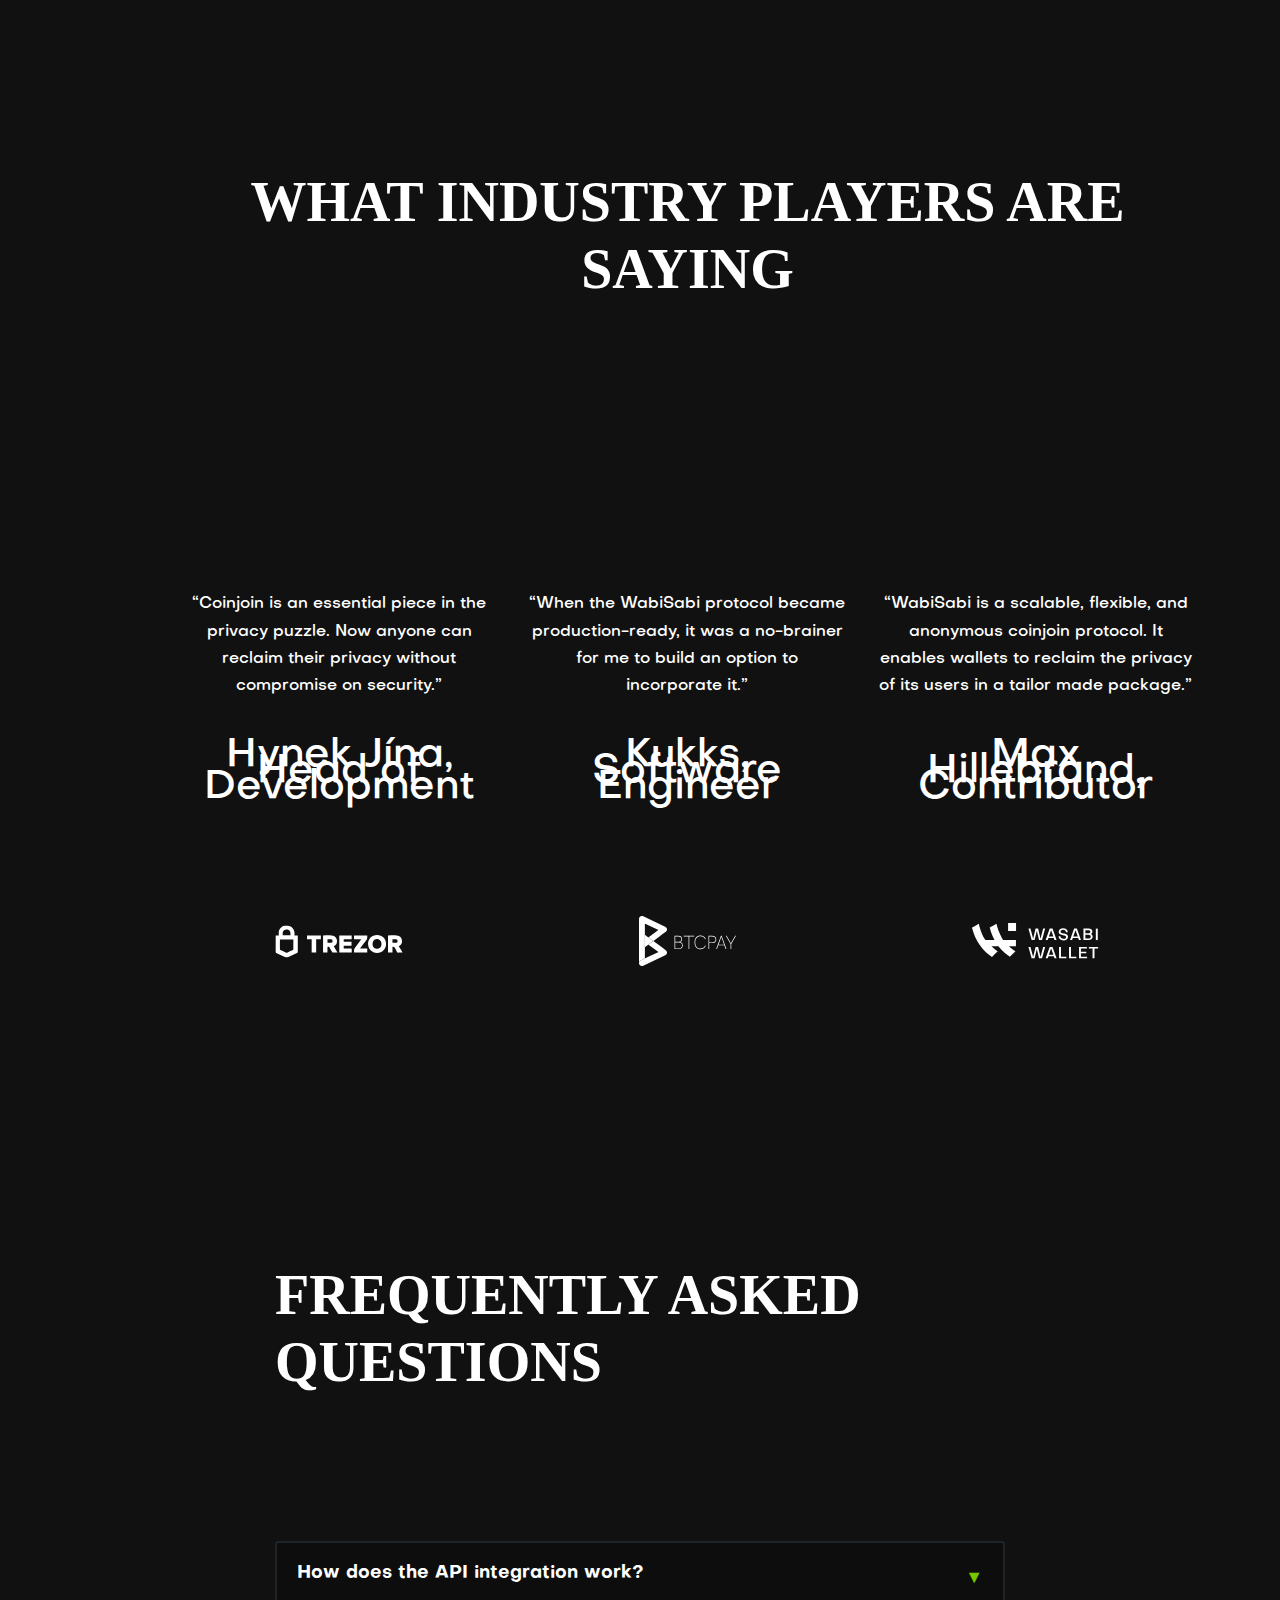
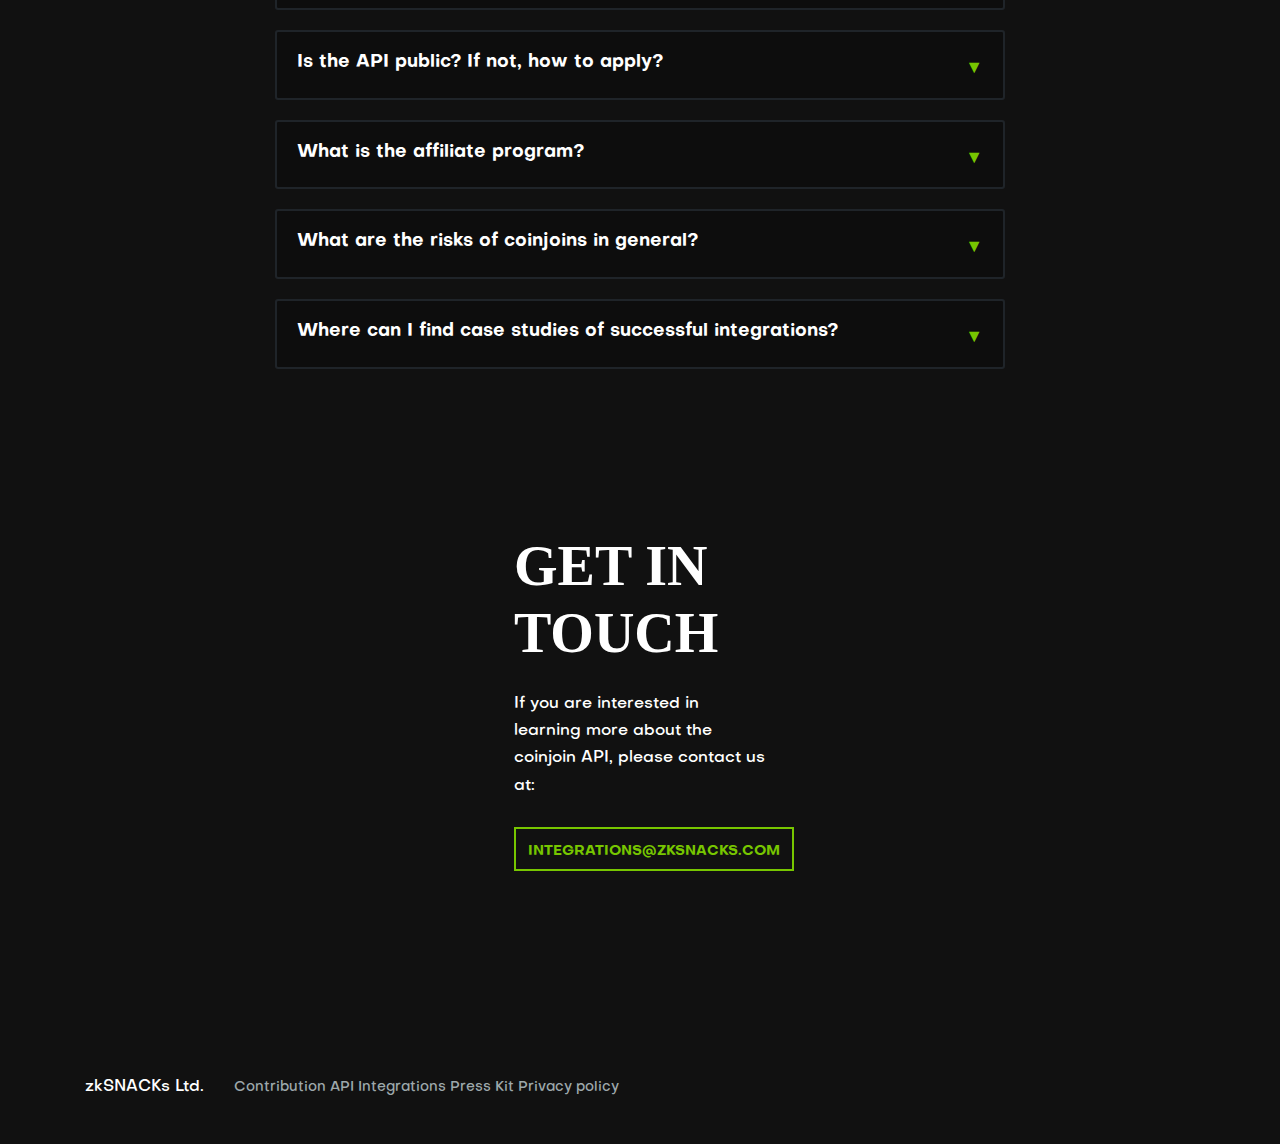
<file: wwwroot/coinjoin.html>
<!doctype html>
<html lang="en">

<head>
    <meta charset="utf-8">
    <meta name="viewport" content="width=device-width, initial-scale=1">
    <meta name="title" content="Wasabi Wallet: Bitcoin privacy wallet with built-in coinjoin">
    <meta name="description" content="Wasabi is an open-source, non-custodial, privacy-focused Bitcoin wallet for desktop, that implements trustless coinjoin over the Tor anonymity network.">
    <meta name="keywords" content="wasabi wallet,wasabiwallet,wasabi bitcoin wallet,wassabi wallet,bitcoin wasabi wallet,wasabiwallet,download wasabi wallet,wasabi btc,wasabi wallet,zksnacks,wallet wasabi,wasabi wallet fees,what is wasabi wallet,coinjoin, coin join">
    <meta http-equiv="onion-location" content="http://wasabiukrxmkdgve5kynjztuovbg43uxcbcxn6y2okcrsg7gb6jdmbad.onion" />

    <!-- Open Graph / Facebook -->
    <meta property="og:type" content="website">
    <meta property="og:url" content="https://wasabiwallet.io">
    <meta property="og:title" content="Wasabi Wallet - Bitcoin privacy wallet with built-in coinjoin">
    <meta property="og:description" content="Wasabi is an open-source, non-custodial, privacy-focused Bitcoin wallet for desktop, it implements trustless coinjoin over the Tor anonymity network.">
    <meta property="og:image" content="https://wasabiwallet.io/img/wasabi-social.jpg">
    <meta property="og:site_name" content="Wasabi Wallet - Bitcoin privacy wallet with built-in coinjoin">

    <!-- Twitter -->
    <meta property="twitter:card" content="summary_large_image">
    <meta property="twitter:url" content="https://wasabiwallet.io">
    <meta property="twitter:title" content="Wasabi Wallet - Bitcoin privacy wallet with built-in coinjoin">
    <meta property="twitter:description" content="Wasabi is an open-source, non-custodial, privacy-focused Bitcoin wallet for desktop, it implements trustless coinjoin over the Tor anonymity network.">
    <meta property="twitter:image" content="https://wasabiwallet.io/img/wasabi-social.jpg">

    <link rel="stylesheet" href="css/bootstrap.css">
    <link rel="stylesheet" href="css/style.css">
    <link rel="shortcut icon" href="img/favicon.ico">
    <title>Wasabi Wallet - Bitcoin privacy wallet with built-in coinjoin</title>
</head>

<body class="fixed-heading pt-0">

    <header>
        <div class="container">
            <div class="row align-items-center">
                <div class="col-1">
                    <a href="index.html"><img src="img/logo_small.svg" class="logo">
                    </a>
                </div>
                <div class="col text-end text-lg-start">
                    <div class="menu-row">
                        <input type="checkbox" id="navswitch">
                        <label for="navswitch" class="btn navbarToggler"><span class="navbar-toggler-icon"></span> Menu</label>
                        <ul class="menu">
                            <li><a href="index.html">Home</a>
                            </li>
                            <li><a href="coinjoin.html">Coinjoin</a>
                            </li>
                            <li><a href="buy-anything.html">Buy Anything</a>
                            </li>
                            <li><a href="integrations.html">Integrations</a>
                            </li>
                            <li><a href="contribution.html">Contribution</a>
                            </li>
                            <li><a href="about.html">About Us</a>
                            </li>
                            <li><a href="faq.html">Help</a>
                            </li>
                            <li><a href="https://docs.wasabiwallet.io/" target="_blank">Docs</a>
                            </li>
                            <li><a href="https://blog.wasabiwallet.io" target="_blank">Blog</a>
                            </li>
                            <li><a href="https://wasabiwallet.io/swagger/index.html" target="_blank">API</a>
                            </li>
                            <li><a href="https://github.com/zkSNACKs/zIPs/raw/master/WasabiPressKit.zip" target="_blank">Press Kit</a>
                            </li>
                            <li><a href="https://github.com/zkSNACKs/WalletWasabi/blob/master/WalletWasabi/Legal/Assets/LegalDocumentsWw2.txt" target="_blank">Privacy policy</a>
                            </li>
                            <li><a href="index.html#download">Download</a>
                            </li>
                        </ul><a href="integrations.html" class="btn btn-blur prefix-plus d-none d-lg-block">Integrations</a> <a href="index.html#download" class="btn btn-primary prefix-arrowdown d-none d-lg-block">Download</a>
                    </div>
                </div>
                <div class="col-auto d-none d-lg-block">
                    <div class="menu-row"><a href="faq.html">Help</a><a href="https://docs.wasabiwallet.io/" target="_blank">Docs</a> 
                    </div>
                </div>
            </div>
        </div>
    </header>

    <div class="content">
        <ul class="social-media d-none d-lg-flex">
            <li>
                <a href="https://github.com/zkSNACKs/WalletWasabi" target="_blank">
                    <svg xmlns="http://www.w3.org/2000/svg" width="20.505" height="20" viewBox="0 0 20.505 20">
                        <path id="Path_9" data-name="Path 9" d="M627.359,98.8c.052-.375.1-.75.156-1.124a9.778,9.778,0,0,1,1.636-4.021,10.2,10.2,0,0,1,9.487-4.4,9.919,9.919,0,0,1,5.081,1.963,10.267,10.267,0,0,1-.057,16.516,9.545,9.545,0,0,1-2.74,1.42.518.518,0,0,1-.759-.538c0-.887,0-1.775,0-2.662a2.978,2.978,0,0,0-.219-1.291,7.837,7.837,0,0,0-.407-.681c.374-.07.78-.122,1.174-.223a4.3,4.3,0,0,0,2.613-1.649,4.824,4.824,0,0,0,.768-2.227,5.881,5.881,0,0,0-.024-1.813,3.718,3.718,0,0,0-.867-1.775.249.249,0,0,1-.055-.283,3.494,3.494,0,0,0-.131-2.479.233.233,0,0,0-.163-.105,1.77,1.77,0,0,0-1.006.2c-.517.244-1.017.524-1.529.778a.5.5,0,0,1-.313.05,9.7,9.7,0,0,0-4.791,0,.444.444,0,0,1-.311-.056,7.382,7.382,0,0,0-2.086-.942c-.013,0-.025-.008-.038-.011-.478-.1-.563-.047-.7.423a3.481,3.481,0,0,0,0,2.182.248.248,0,0,1-.039.207,4.242,4.242,0,0,0-.937,3.384,5.852,5.852,0,0,0,.569,2.089,3.65,3.65,0,0,0,2.188,1.821,16.278,16.278,0,0,0,1.746.408c.031.007.062.01.067.011-.149.271-.3.539-.444.814a.762.762,0,0,0-.088.305.363.363,0,0,1-.318.367,2.3,2.3,0,0,1-1.914-.092,2.256,2.256,0,0,1-.761-.807,2.17,2.17,0,0,0-1.27-1.037,1.986,1.986,0,0,0-.665-.032c-.135.008-.179.118-.088.232a1.233,1.233,0,0,0,.3.313,2.781,2.781,0,0,1,1.106,1.38,2.411,2.411,0,0,0,.542.875,2.319,2.319,0,0,0,1.507.558c.483.022.967,0,1.482,0,0,.29,0,.629,0,.968,0,.26.01.52.009.781a.533.533,0,0,1-.771.557,9.907,9.907,0,0,1-3.966-2.477,10.365,10.365,0,0,1-2.423-3.866,10.2,10.2,0,0,1-.525-2.578c-.006-.078-.021-.156-.031-.234Z" transform="translate(-627.359 -89.203)" fill="#fff" />
                    </svg>
                </a>
            </li>
            <li>
                <a href="https://x.com/wasabiwallet" target="_blank">
                    <svg xmlns="http://www.w3.org/2000/svg" width="19.571" height="20" viewBox="0 0 19.571 20">
                        <path id="Path_8" data-name="Path 8" d="M0,76.033l.916-1.067,5.313-6.175q.686-.8,1.373-1.594a.063.063,0,0,0,.007-.094Q6.7,65.789,5.8,64.472l-1.853-2.7L2.007,58.954.027,56.073,0,56.038a.38.38,0,0,1,.04,0q2.872,0,5.744,0a.085.085,0,0,1,.06.032Q7.065,57.833,8.28,59.6l2.488,3.62.113.164.212-.246,4.924-5.723q.58-.674,1.161-1.347a.1.1,0,0,1,.066-.034q.826,0,1.651,0l.034,0-.037.046L15.13,60.453l-3.45,4.008a.055.055,0,0,0-.006.081q1.091,1.584,2.18,3.17l2.941,4.279,2.349,3.418.407.592a.188.188,0,0,0,.02.021s0,.01-.005.01H13.74c-.012-.02-.024-.041-.037-.06l-.387-.562-2.351-3.422-2.5-3.644-.053-.076-.036.04L5.78,71.32,1.873,75.861c-.048.056-.094.115-.14.172Zm2.352-18.7c.014.021.022.036.032.049L6.493,63.26,10.9,69.57q1.81,2.589,3.62,5.179a.088.088,0,0,0,.083.043h2.6c-.013-.022-.021-.036-.031-.05l-3.556-5.086L9.858,64.28q-2.415-3.454-4.829-6.908a.085.085,0,0,0-.079-.041H2.407l-.055,0" transform="translate(0 -56.033)" fill="#fff" />
                    </svg>
                </a>
            </li>
            <li>
                <a href="https://www.reddit.com/r/WasabiWallet/" target="_blank">
                    <svg xmlns="http://www.w3.org/2000/svg" width="19.967" height="17.765" viewBox="0 0 19.967 17.765">
                        <g id="Group_33" data-name="Group 33" transform="translate(-2083.593 -529.577)">
                            <path id="Path_14" data-name="Path 14" d="M2025.036,116c1.014.218,1.978.417,2.936.641.1.024.209.176.252.291a1.57,1.57,0,0,0,1.456,1.073,1.522,1.522,0,0,0,.78-2.834,1.486,1.486,0,0,0-1.878.285.5.5,0,0,1-.548.169c-1.007-.214-2.018-.41-3.028-.61-.618-.123-.791-.007-.924.617q-.485,2.292-.966,4.584c-.036.171-.067.3-.3.31a10.471,10.471,0,0,0-5.293,1.654.4.4,0,0,1-.527-.03,2.206,2.206,0,0,0-2.484,3.645c.167.114.308.207.3.46a5.354,5.354,0,0,0,2.7,4.767,10.1,10.1,0,0,0,4.761,1.628,11,11,0,0,0,7.285-1.6,5.32,5.32,0,0,0,2.752-4.805.447.447,0,0,1,.251-.421,2.177,2.177,0,0,0,.829-2.494,2.2,2.2,0,0,0-3.377-1.064c-.133.1-.233.172-.408.057a10.411,10.411,0,0,0-5.212-1.7c-.257-.015-.321-.113-.264-.357.127-.55.234-1.1.351-1.656.18-.854.361-1.709.552-2.61" transform="translate(70.047 414.618)" fill="#fff" />
                            <path id="Path_15" data-name="Path 15" d="M2296.53,364.064a1.429,1.429,0,0,1-1.321,1.444,1.487,1.487,0,0,1-1.583-1.519,1.442,1.442,0,0,1,1.469-1.438,1.468,1.468,0,0,1,1.435,1.513" transform="translate(-198.074 176.131)" fill="#3b3b3b" />
                            <path id="Path_16" data-name="Path 16" d="M2178.977,364.755a1.447,1.447,0,1,1,.021-2.894,1.447,1.447,0,1,1-.021,2.894" transform="translate(-88.909 176.779)" fill="#3b3b3b" />
                            <path id="Path_17" data-name="Path 17" d="M2202.2,446.523a5.674,5.674,0,0,1-3.41-.964c-.091-.06-.22-.128-.24-.214-.031-.134-.034-.343.046-.416a.494.494,0,0,1,.435-.071c.263.108.485.312.745.427a5.572,5.572,0,0,0,5.479-.319,2.015,2.015,0,0,1,.2-.119.355.355,0,0,1,.5.171c.1.188.016.324-.154.444a5.751,5.751,0,0,1-3.605,1.062" transform="translate(-108.653 98.79)" fill="#3b3b3b" />
                        </g>
                    </svg>
                </a>
            </li>
            <li>
                <a href="https://youtube.com/c/WasabiWallet" target="_blank">
                    <svg xmlns="http://www.w3.org/2000/svg" width="20" height="16.389" viewBox="0 0 20 16.389">
                        <path id="Path_11" data-name="Path 11" d="M3357.333,181.248h-10.818a4.591,4.591,0,0,0-4.591,4.591v7.208a4.591,4.591,0,0,0,4.591,4.591h10.818a4.591,4.591,0,0,0,4.591-4.591v-7.208a4.591,4.591,0,0,0-4.591-4.591m-7.938,11.91c.02-2.347.039-4.672.059-7.026l6.15,3.565-6.208,3.461" transform="translate(-3341.924 -181.248)" fill="#fff" />
                    </svg>
                </a>
            </li>
            <li>
                <a href="https://www.instagram.com/wasabiwallet.io/" target="_blank">
                    <svg id="Group_34" data-name="Group 34" xmlns="http://www.w3.org/2000/svg" xmlns:xlink="http://www.w3.org/1999/xlink" width="19.991" height="20" viewBox="0 0 19.991 20">
                        <defs>
                            <clipPath id="clip-path">
                                <rect id="Rectangle_12" data-name="Rectangle 12" width="19.991" height="20" fill="none" />
                            </clipPath>
                        </defs>
                        <g id="Group_34-2" data-name="Group 34" clip-path="url(#clip-path)">
                            <path id="Path_18" data-name="Path 18" d="M5.117,0h9.76c.2.033.411.054.612.1a5.447,5.447,0,0,1,4.338,4.118c.081.292.11.6.164.9v9.76c-.012.07-.02.141-.038.209a9.2,9.2,0,0,1-.421,1.554,5.345,5.345,0,0,1-5.084,3.342c-2.966.042-5.934.012-8.9.009A5.321,5.321,0,0,1,2.4,19.008,5.434,5.434,0,0,1,0,14.365q-.011-4.372,0-8.745A5.325,5.325,0,0,1,.108,4.5,5.425,5.425,0,0,1,4.218.164c.292-.081.6-.111.9-.164m13.1,10q0-2.166,0-4.332a3.98,3.98,0,0,0-.2-1.343,3.741,3.741,0,0,0-3.662-2.549c-2.908,0-5.816-.009-8.723.008a4.227,4.227,0,0,0-1.3.2A3.7,3.7,0,0,0,1.776,5.629q-.006,4.362,0,8.723a3.888,3.888,0,0,0,.2,1.323,3.729,3.729,0,0,0,3.629,2.538q4.391.012,8.782,0a3.7,3.7,0,0,0,3.141-1.592,3.748,3.748,0,0,0,.689-2.274q0-2.176,0-4.352" transform="translate(0)" fill="#fff" />
                            <path id="Path_19" data-name="Path 19" d="M131.5,126.278a5.151,5.151,0,1,1-5.158-5.149,5.173,5.173,0,0,1,5.158,5.149m-1.777,0a3.374,3.374,0,1,0-3.372,3.376,3.378,3.378,0,0,0,3.372-3.376" transform="translate(-116.353 -116.286)" fill="#fff" />
                            <path id="Path_20" data-name="Path 20" d="M353.053,83.706a1.295,1.295,0,1,1-1.329,1.274,1.3,1.3,0,0,1,1.329-1.274" transform="translate(-337.66 -80.359)" fill="#fff" />
                        </g>
                    </svg>
                </a>
            </li>
            <li>
                <a href="https://t.me/WasabiWallet" target="_blank">
                    <svg xmlns="http://www.w3.org/2000/svg" width="20" height="16.659" viewBox="0 0 20 16.659">
                        <path id="Path_14" data-name="Path 14" d="M5399.488,169.965l.365-4.741,8.545-7.659s.156-.209,0-.261-.243-.121-.721.174-10.43,6.548-10.43,6.548l-4.641-1.407s-.726-.277-.621-.731c.078-.338.521-.572.833-.676s17.871-6.825,17.871-6.825.781-.313,1.146.313c.313.469,0,1.56,0,1.56l-2.97,13.862s-.179.818-.864.846a.868.868,0,0,1-.486-.133c-1.044-.638-4.876-3.5-4.876-3.5l-2.292,2.188a1.605,1.605,0,0,1-.86.443" transform="translate(-5391.976 -154.308)" fill="#fff" />
                    </svg>
                </a>
            </li>
            <li>
                <a href="https://discord.gg/nm7YHEZnJs" target="_blank">
                    <svg xmlns="http://www.w3.org/2000/svg" width="20" height="15.6" viewBox="0 0 20 15.6">
                        <path id="Path_10" data-name="Path 10" d="M2713.71,192.459a17.682,17.682,0,0,0-4.139-1.349l-.511,1.209a14.721,14.721,0,0,0-2-.177v-.009s-.088,0-.235,0-.235,0-.235,0v.009a14.72,14.72,0,0,0-2,.177l-.511-1.209a17.682,17.682,0,0,0-4.138,1.349,17.043,17.043,0,0,0-3.022,11.625,21.405,21.405,0,0,0,5.02,2.626,14.985,14.985,0,0,0,1.095-1.812,6.016,6.016,0,0,1-1.674-.791l.419-.372a11.416,11.416,0,0,0,5.045,1.139,14.419,14.419,0,0,0,5.041-1.139h0l.419.372a6.02,6.02,0,0,1-1.674.791,14.985,14.985,0,0,0,1.095,1.812,21.4,21.4,0,0,0,5.02-2.626,17.044,17.044,0,0,0-3.022-11.625m-10.2,9.37a2.114,2.114,0,1,1,1.813-2.093,1.968,1.968,0,0,1-1.813,2.093m6.65,0a2.114,2.114,0,1,1,1.814-2.093,1.968,1.968,0,0,1-1.814,2.093" transform="translate(-2696.83 -191.11)" fill="#fff" />
                    </svg>
                </a>
            </li>
        </ul>
        <section id="integrations">
            <div class="container">
                <div class="row align-items-center">
                    <div class="col-xl-5 offset-lg-1 order-2 order-xl-1 text-center text-xl-start">
                        <h1 class="title">WABISABI<br>SIMPLE & POWERFUL COINJOIN API</h1>
                        <p>Enterprises can protect their users' privacy with collaborative Bitcoin transactions.</p>
                        <a href="mailto:integrations@zksnacks.com" class="btn btn-primary">GET IN TOUCH</a>
                    </div>
                    <div class="col-xl-4 offset-xl-1 oreder-1 order-xl-2 text-center">
                        <img src="img/CJ_v0003.png" class="integration-img" alt="Wasabi Wallet Integrations">
                    </div>
                </div>
            </div>
        </section>
        <section>
            <div class="container">
                <div class="row">
                    <div class="col-lg-6 offset-lg-1">
                        <div class="my-5">
                            <h2 class="pt-header title-small left">Privacy is Business as usual</h2>

                            <p>By default, all bitcoin transactions are public and easily traceable by anyone. Yet, businesses and individuals may want to protect commercial and personal interests from the public, as is common in traditional financial services.</p>

                            <p>As Bitcoin is programmable, its transactions can be made collaborative to protect users from leaking sensitive personal details. That’s exactly what coinjoins do.</p>
                        </div>
                        <div class="my-5">
                            <h2 class="pt-header title-small left">Easy Privacy is Hard</h2>

                            <p>Coinjoin implementations are hard to develop and maintain, with many performance, reliability and efficiency quirks.</p>

                            <p>Companies that want to add powerful and robust privacy features to their bitcoin products, such as wallets, brokers and custodians can do so today without the hassle.</p>

                            <p>Now available with a simple coinjoin API, collaborative bitcoin transactions are accessible to anyone and anywhere.</p>
                        </div>
                    </div>
                    <div class="col-lg-5 position-relative">
                        <img src="img/blockchain.png" class="pull-img pull-img-to-right" alt="Wasabi Wallet Integrations" />
                    </div>
                </div>
            </div>
        </section>
        <section>
            <div class="container">
                <div class="row">
                    <div class="col-12 col-lg-11 offset-lg-1 text-center">
                        <div class="my-5">
                            <h2 class="pt-header title">A new era for Bitcoin privacy</h2>

                            <p>Over the past five years, running free and open source Wasabi Wallet has shown that coinjoins can bring privacy to a large number of consumers without any tradeoffs on security or sovereignty.</p>
                        </div>
                    </div>
                    <div class="col col-lg-11 offset-lg-1 text-center box pt-5">
                        <div class="row">
                            <div class="col-lg-3">
                                <div class="title-small mb-3">SPEED</div>
                                <p class="text-center">Many Coinjoins
                                    <br>Per Hour</p>
                            </div>
                            <div class="col-lg-3">
                                <div class="title-small mb-3">PRICING</div>
                                <p class="text-center">0.3% Service Fee &
                                    <br>Free Remixes</p>
                            </div>
                            <div class="col-lg-3">
                                <div class="title-small mb-3">ACCESSIBILITY</div>
                                <p class="text-center">Any Bitcoin
                                    <br>Amount Works</p>
                            </div>
                            <div class="col-lg-3">
                                <div class="title-small mb-3">VOLUME</div>
                                <p class="text-center">250,000+ BTC
                                    <br>Since Launch</p>
                            </div>
                        </div>
                    </div>
                </div>
            </div>
        </section>
        <section>
            <div class="container">
                <div class="row">
                    <div class="col-12 col-lg-11 offset-lg-1 text-center">
                        <div class="my-5">
                            <h2 class="pt-header title">Benefits of the Coinjoin API</h2>

                            <p>Bitcoin companies and wallet developers enjoy several benefits by integrating the coinjoin API into their operations.</p>
                        </div>
                        <div class="row equal">
                            <div class="col-12 col-sm-6 col-xl-4 mb-4">
                                <div class="box">
                                    <img src="img/graph.png" class="icon-size" alt="Wasabi Wallet - New Revenue Stream">
                                    <div class="title-small my-3">New Revenue Stream</div>
                                    <p>With state-of-the-art privacy features, monetize a high-traffic user base and attract new users to diversify your revenue streams in cyclical markets.</p>
                                </div>
                            </div>
                            <div class="col-12 col-sm-6 col-xl-4 mb-4">
                                <div class="box">
                                    <img src="img/clock.png" class="icon-size" alt="Wasabi Wallet - Fast Time to Market">
                                    <div class="title-small my-3">Fast Time to Market</div>
                                    <p>Get up and running in a few weeks on a highly liquid coinjoin coordinator. Deliver high-value and scalable features at a fraction of the cost of building from scratch.</p>
                                </div>
                            </div>
                            <div class="col-12 col-sm-6 col-xl-4 mb-4">
                                <div class="box">
                                    <img src="img/shield.png" class="icon-size" alt="Wasabi Wallet - Adhere to Privacy Laws">
                                    <div class="title-small my-3">Adhere to Privacy Laws</div>
                                    <p>Respect local and regional consumer privacy laws by protecting personal user transaction information.</p>
                                </div>
                            </div>
                            <div class="col-12 col-sm-6 col-xl-4 mb-4">
                                <div class="box">
                                    <img src="img/feather.png" class="icon-size" alt="Wasabi Wallet - Low Maintenance">
                                    <div class="title-small my-3">Low Maintenance</div>
                                    <p>Deploy-and-forget maintenance with a backend infrastructure overhead fully managed by zkSNACKs offering a high uptime.</p>
                                </div>
                            </div>
                            <div class="col-12 col-sm-6 col-xl-4 mb-4">
                                <div class="box">
                                    <img src="img/people.png" class="icon-size" alt="Wasabi Wallet - Reduce Data Breach Risk">
                                    <div class="title-small my-3">Reduce Data Breach Risk</div>
                                    <p>Mitigate the impact to your customers in case of data breaches from exchange and brokerage platforms.</p>
                                </div>
                            </div>
                            <div class="col-12 col-sm-6 col-xl-4 mb-4">
                                <div class="box green">
                                    <div class="floating-content">
                                        <div class="title-small my-3">Get in Touch</div>
                                        <p>If you are interested in learning more about the coinjoin API, please contact us at:
                                            <br>
                                            <br>
                                            <a href="mailto:integrations@zksnacks.com">integrations@zksnacks.com</a>
                                        </p>
                                    </div>
                                </div>
                            </div>
                        </div>
                    </div>
                </div>
            </div>
        </section>
        <section>
            <div class="container">
                <div class="row">
                    <div class="col-12 col-lg-11 offset-lg-1 text-center">
                        <div class="my-5">
                            <h2 class="pt-header title">Eligibility Criteria</h2>

                            <p>Businesses and developers who want their Bitcoin products eligible to integrate the coinjoin API may be asked to meet certain technical requirements around network-level privacy, such as using block filters and Tor.</p>

                            <a href="https://blog.wasabiwallet.io/what-does-the-zk-in-zksnacks-mean/" class="btn btn-secondary affix-arrowright" target="_blank">Read more</a>
                        </div>
                    </div>
                </div>
            </div>
        </section>
        <section>
            <div class="container">
                <div class="row">
                    <div class="col-12 col-lg-11 offset-lg-1 text-center">
                        <div class="my-5">
                            <h2 class="pt-header title">What industry players are saying</h2>
                        </div>
                        <div class="row equal">
                            <div class="col-12 col-sm-6 col-xl-4 mb-4">
                                <div class="box text-center pt-5">
                                    <p>“Coinjoin is an essential piece in the privacy puzzle. Now anyone can reclaim their privacy without compromise on security.”</p>
                                    <div class="title-small my-3">Hynek Jína, Head of Development</div>

                                    <img src="img/trezor.svg" class="logo-size mt-4" alt="Wasabi Wallet - Trezor">
                                </div>
                            </div>
                            <div class="col-12 col-sm-6 col-xl-4 mb-4">
                                <div class="box text-center pt-5">
                                    <p>“When the WabiSabi protocol became production-ready, it was a no-brainer for me to build an option to incorporate it.”</p>
                                    <div class="title-small my-3">Kukks, Software Engineer</div>

                                    <img src="img/btcpay.svg" class="logo-size mt-4" alt="Wasabi Wallet - BTCPay">
                                </div>
                            </div>
                            <div class="col-12 col-sm-6 col-xl-4 mb-4">
                                <div class="box text-center pt-5">
                                    <p>“WabiSabi is a scalable, flexible, and anonymous coinjoin protocol. It enables wallets to reclaim the privacy of its users in a tailor made package.”</p>
                                    <div class="title-small my-3">Max Hillebrand, Contributor</div>

                                    <img src="img/wasabiwallet.svg" class="logo-size mt-4" alt="Wasabi Wallet - Max Hillebrand">
                                </div>
                            </div>
                        </div>
                    </div>
                </div>

            </div>
        </section>
        <section>
            <div class="container">
                <div class="row">
                    <div class="col-lg-8 offset-lg-2">
                        <div class="my-5">
                            <h2 class="pt-header title">Frequently Asked Questions</h2>
                        </div>
                        <div class="card">
                            <input type="checkbox" id="faq1">
                            <label for="faq1">
                                How does the API integration work?
                            </label>
                            <div class="card-content">
                                <p>We want to understand your product, business and discuss technical requirements prior to onboarding. Then, we cover the commercial terms of the affiliate program, and clarify the project timeline and scope. We will then have a technical kickoff meeting as part of the onboarding process with ongoing support.</p>
                            </div>
                        </div>
                        <div class="card">
                            <input type="checkbox" id="faq2">
                            <label for="faq2">
                                Is the API public? If not, how to apply?
                            </label>
                            <div class="card-content">
                                <p>Yes, the API is publicly accessible here. There are additional client-side requirements not scoped in the API documentation such as coin selection, Tor integration, block filtering, and more. For successful integrations, businesses and wallet developers should reach out to integrations@zksnacks.com to get all relevant specifications and requirements.</p>
                            </div>
                        </div>
                        <div class="card">
                            <input type="checkbox" id="faq3">
                            <label for="faq3">
                                What is the affiliate program?
                            </label>
                            <div class="card-content">
                                <p>Qualifying partners who integrate the Coinjoin API will participate in a revenue sharing that will be defined prior. Payments are made based on a frequency that is also discussed and agreed upon beforehand.</p>
                            </div>
                        </div>
                        <div class="card">
                            <input type="checkbox" id="faq4">
                            <label for="faq4">
                                What are the risks of coinjoins in general?
                            </label>
                            <div class="card-content">
                                <p>There is the technical overhead of maintaining a reliable coinjoin coordinator, which is what zkSNACKs is responsible for. Other risks include any risk related to the bitcoin network, as coinjoins are nothing more than regular collaborative bitcoin transactions.</p>
                            </div>
                        </div>
                        <div class="card">
                            <input type="checkbox" id="faq5">
                            <label for="faq5">
                                Where can I find case studies of successful integrations?
                            </label>
                            <div class="card-content">
                                <p>At the moment, Trezor, one of the world’s leading bitcoin hardware wallet manufacturers have successfully integrated the coinjoin API in their desktop app, Trezor Suite. BTCPay Server, a popular self-hosted bitcoin payment processor has a plugin using the WabiSabi coinjoin protocol. Detailed case studies may be published shortly, but we would gladly provide more details in further conversations.</p>
                            </div>
                        </div>
                    </div>
                </div>
            </div>
        </section>
        <section>
            <div class="container">
                <div class="row">
                    <div class="col-12 col-lg-6 offset-lg-3">
                        <div class="box green p-5">
                            <h2 class="title">Get in Touch</h2>
                            <p>If you are interested in learning more about the coinjoin API, please contact us at:
                                <br>
                                <br>

                                <a href="mailto:integrations@zksnacks.com" class="btn btn-secondary affix-arrowright">integrations@zksnacks.com</a>
                            </p>
                        </div>
                    </div>
                </div>
            </div>
        </section>
    </div>

    <footer>
        <div class="container">
            <div class="row">
                <div class="col-lg-auto py-2">
                    <a href="https://zksnacks.com" target="_blank" class="white-text">zkSNACKs Ltd.</a>
                </div>
                <div class="col-lg py-2 text-lg-end">
                    <a href="contribution.html" class="d-inline-block me-3">Contribution</a>
                    <a href="/swagger" class="d-inline-block me-3">API</a>
                    <a href="https://zksnacks.com/coinjoin-api" target="_blank" class="d-inline-block me-3">Integrations</a>
                    <a href="https://github.com/zkSNACKs/zIPs/raw/master/WasabiPressKit.zip" target="_blank" class="d-inline-block me-3">Press Kit</a>
                    <a href="https://github.com/zkSNACKs/WalletWasabi/blob/master/WalletWasabi/Legal/Assets/LegalDocumentsWw2.txt" target="_blank" class="d-inline-block">Privacy policy</a>
                </div>
            </div>
        </div>
    </footer>
</body>

</html>
</file>
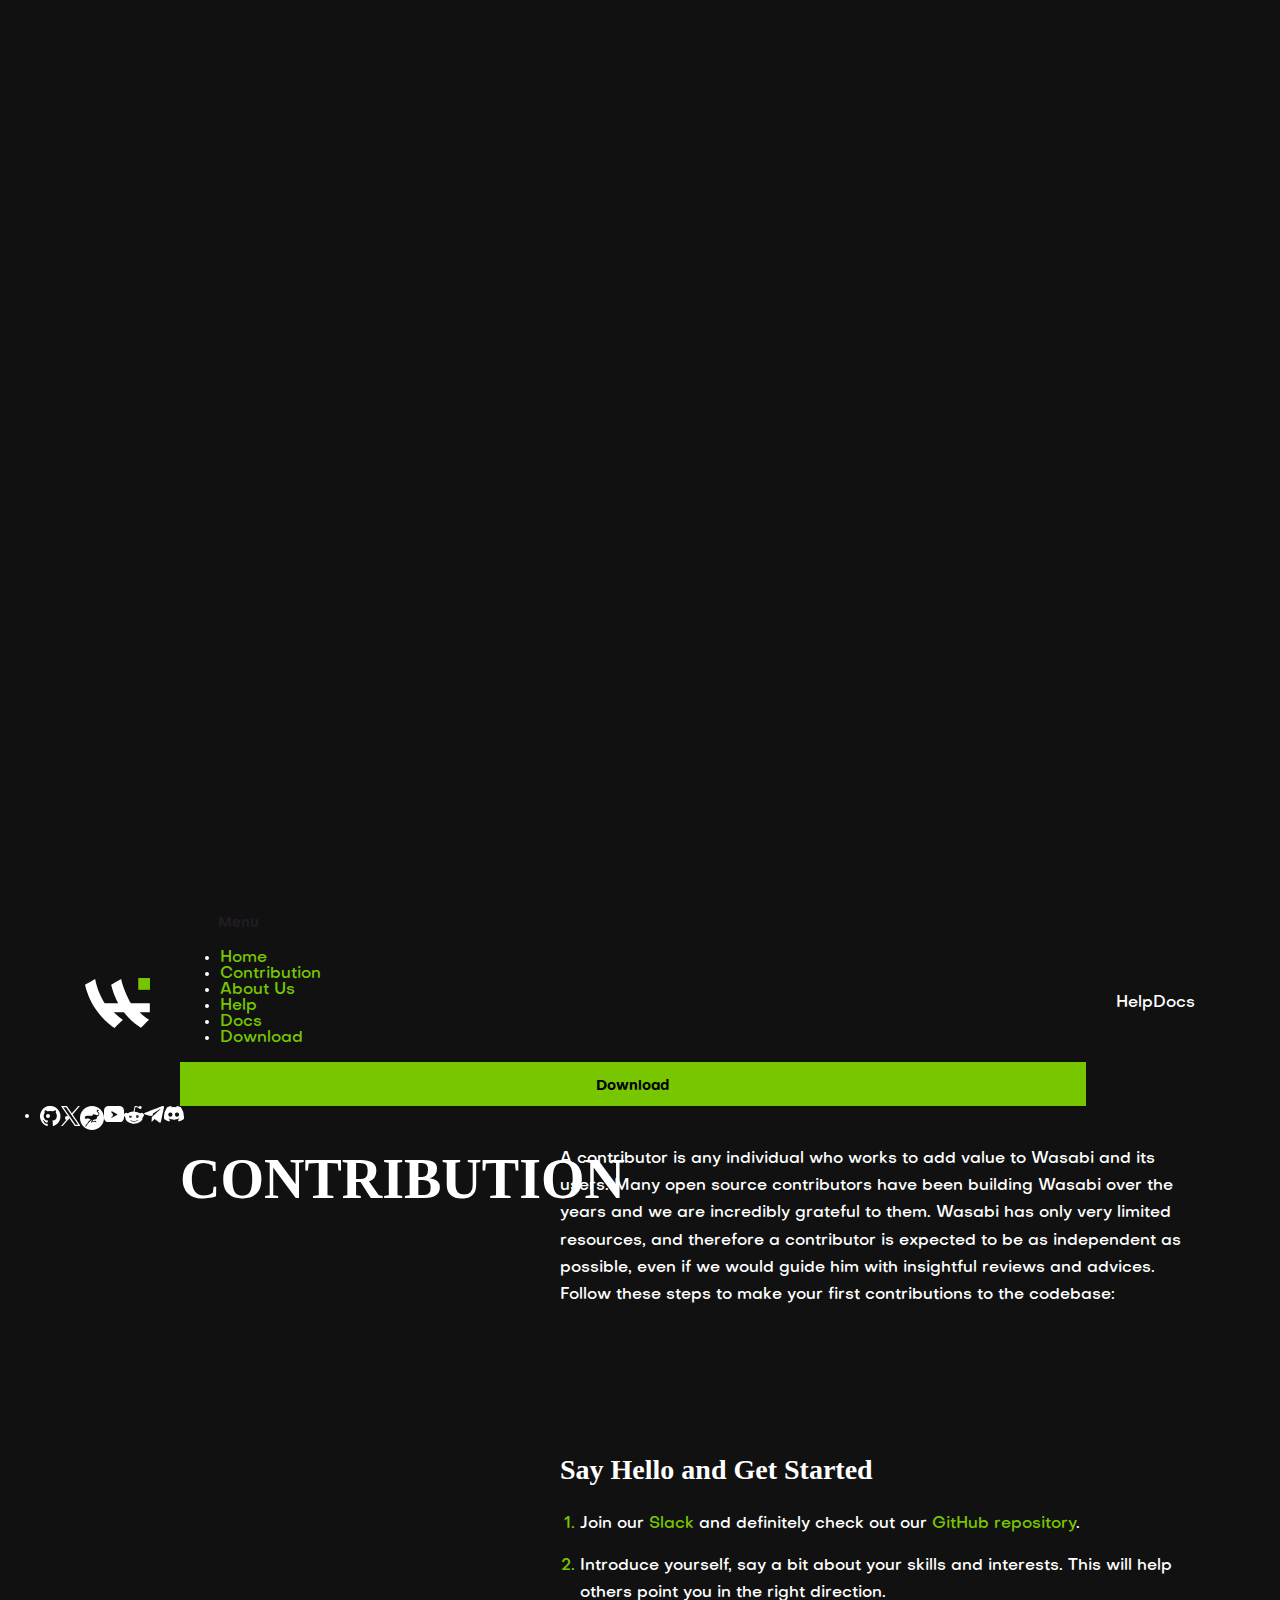
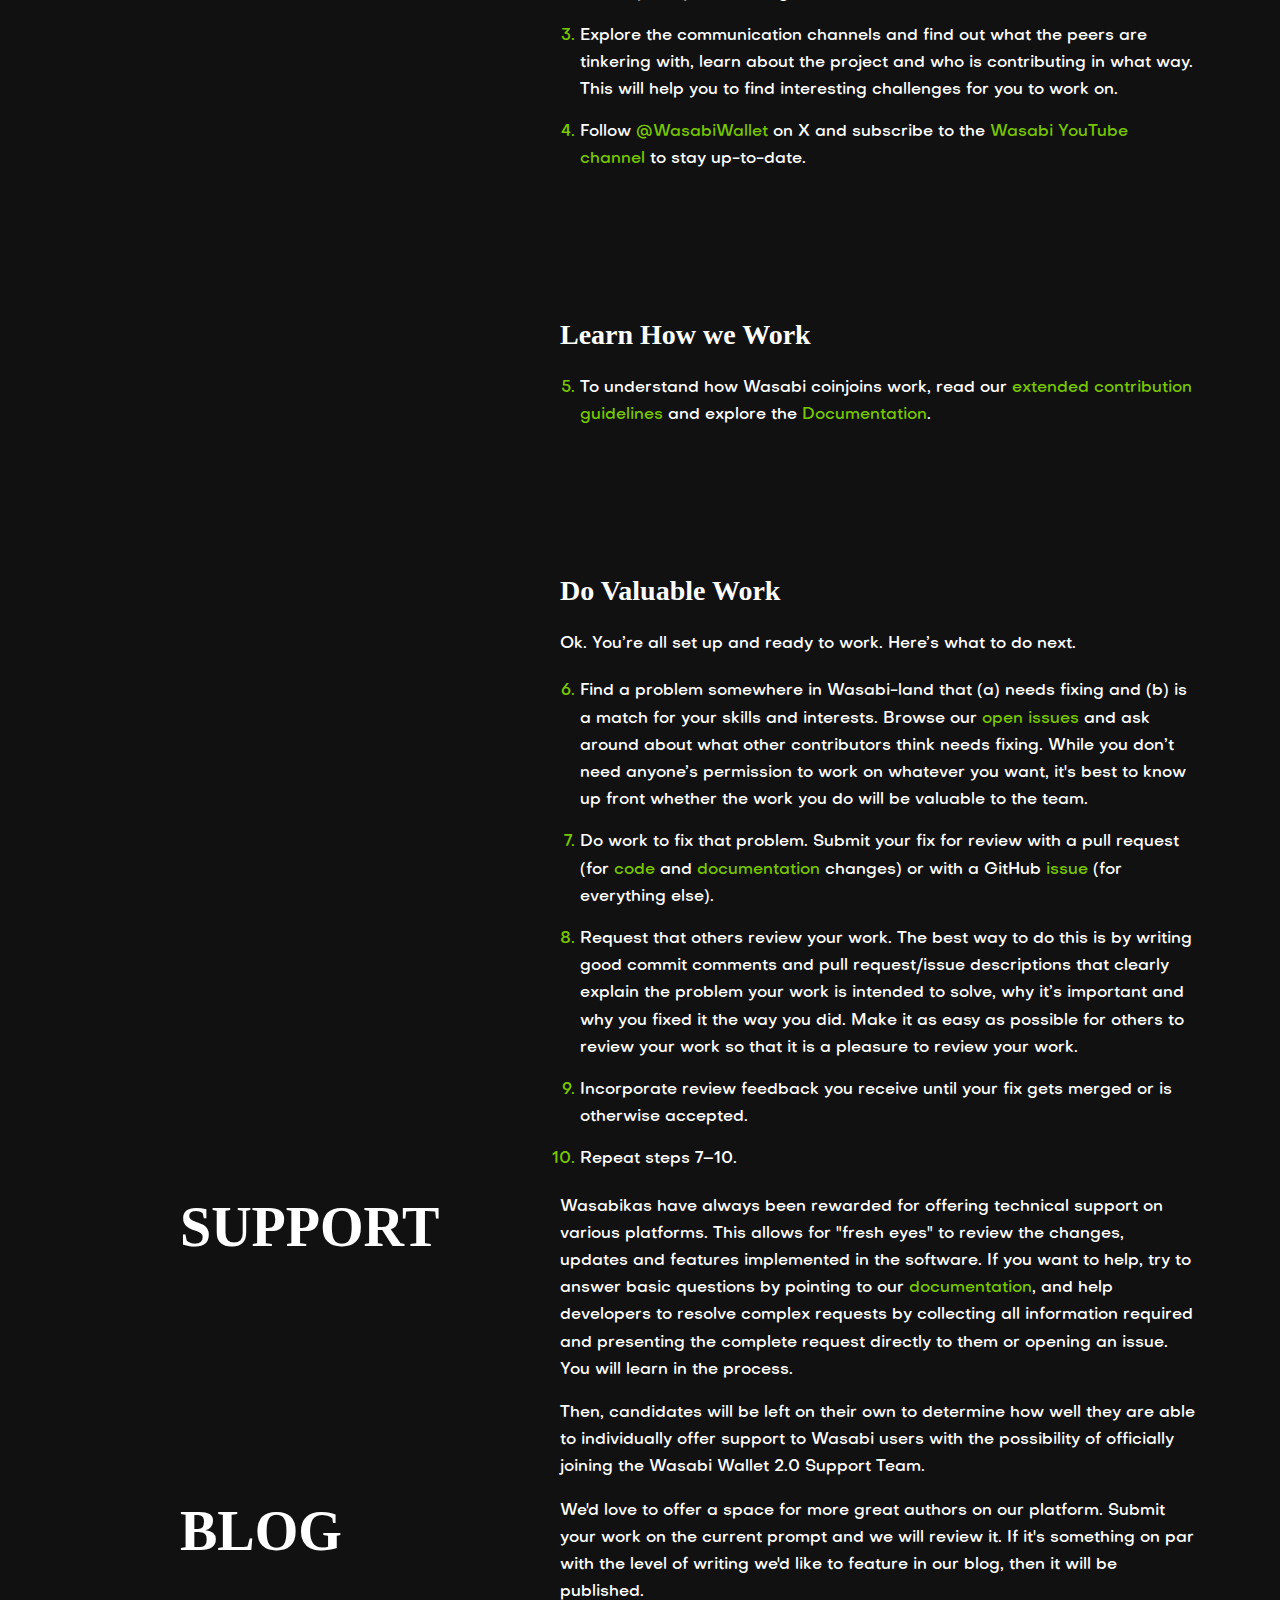
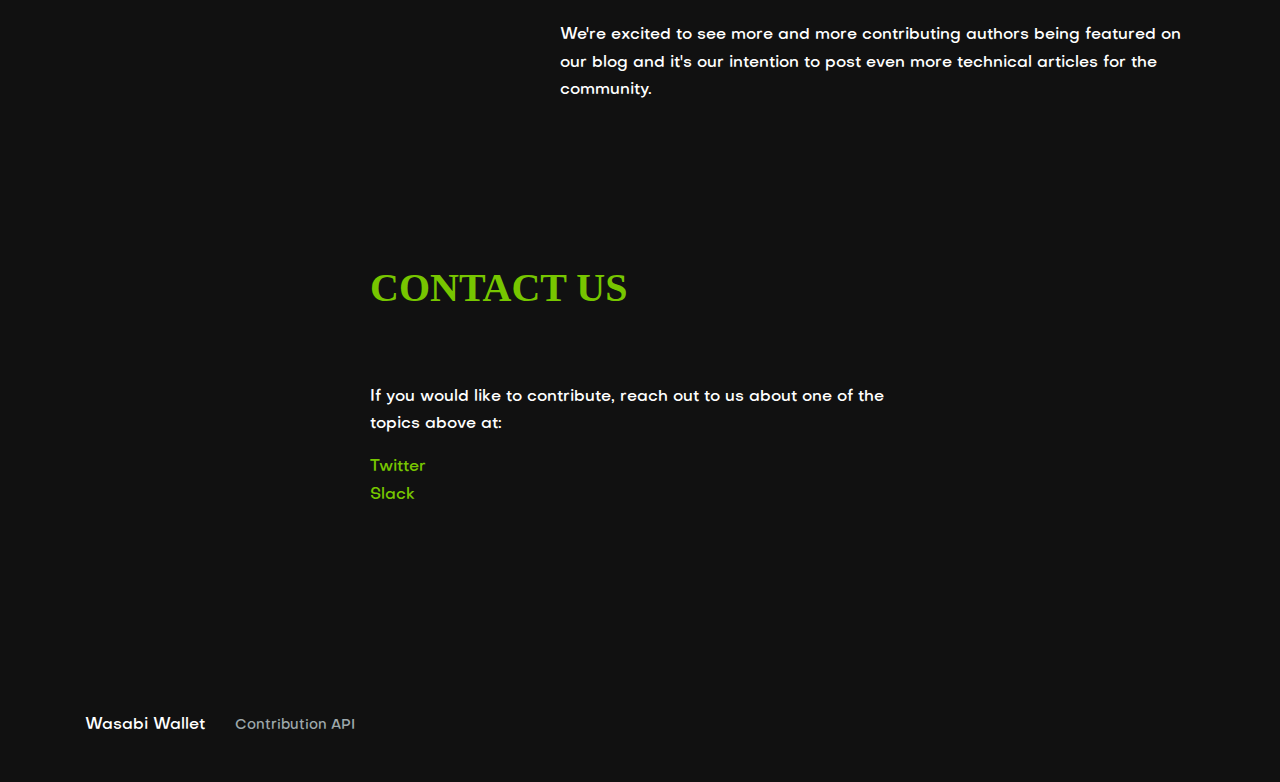
<file: wwwroot/contribution.html>
<!doctype html>
<html lang="en">

<head>
    <meta charset="utf-8">
    <meta name="viewport" content="width=device-width, initial-scale=1">
    <meta name="title" content="Wasabi Wallet: Bitcoin privacy wallet with coinjoin">
    <meta name="description" content="Wasabi is an open-source, non-custodial, privacy-focused Bitcoin wallet for desktop, that implements trustless coinjoin over the Tor anonymity network.">
    <meta name="keywords" content="wasabi wallet,wasabiwallet,wasabi bitcoin wallet,wassabi wallet,bitcoin wasabi wallet,wasabiwallet,download wasabi wallet,wasabi btc,wasabi wallet,wallet wasabi,wasabi wallet fees,what is wasabi wallet,coinjoin, coin join">
    <meta http-equiv="onion-location" content="http://wasabiukrxmkdgve5kynjztuovbg43uxcbcxn6y2okcrsg7gb6jdmbad.onion" />

    <!-- Open Graph / Facebook -->
    <meta property="og:type" content="website">
    <meta property="og:url" content="https://wasabiwallet.io">
    <meta property="og:title" content="Wasabi Wallet - Bitcoin privacy wallet with coinjoin">
    <meta property="og:description" content="Wasabi is an open-source, non-custodial, privacy-focused Bitcoin wallet for desktop, it implements trustless coinjoin over the Tor anonymity network.">
    <meta property="og:image" content="https://wasabiwallet.io/img/wasabi-social.jpg">
    <meta property="og:site_name" content="Wasabi Wallet - Bitcoin privacy wallet with coinjoin">

    <!-- Twitter -->
    <meta property="twitter:card" content="summary_large_image">
    <meta property="twitter:url" content="https://wasabiwallet.io">
    <meta property="twitter:title" content="Wasabi Wallet - Bitcoin privacy wallet with coinjoin">
    <meta property="twitter:description" content="Wasabi is an open-source, non-custodial, privacy-focused Bitcoin wallet for desktop, it implements trustless coinjoin over the Tor anonymity network.">
    <meta property="twitter:image" content="https://wasabiwallet.io/img/wasabi-social.jpg">

    <link rel="stylesheet" href="css/bootstrap.css">
    <link rel="stylesheet" href="css/style.css">
    <link rel="shortcut icon" href="img/favicon.ico">
    <title>Wasabi Wallet - Bitcoin privacy wallet with coinjoin</title>
</head>

<body class="fixed-heading">

    <header>
        <div class="container">
            <div class="row align-items-center">
                <div class="col-1">
                    <a href="index.html"><img src="img/logo_small.svg" class="logo">
                    </a>
                </div>
                <div class="col text-end text-lg-start">
                    <div class="menu-row">
                        <input type="checkbox" id="navswitch">
                        <label for="navswitch" class="btn navbarToggler"><span class="navbar-toggler-icon"></span> Menu</label>
                        <ul class="menu">
                            <li><a href="index.html">Home</a> </li>
                            <li><a href="contribution.html">Contribution</a> </li>
                            <li><a href="about.html">About Us</a> </li>
                            <li><a href="faq.html">Help</a> </li>
                            <li><a href="https://docs.wasabiwallet.io/" target="_blank">Docs</a> </li>
                            <li class="mt-4 mt-lg-0"><a href="index.html#download">Download</a> </li>
                        </ul>
                        <a href="index.html#download" class="btn btn-primary prefix-arrowdown d-none d-lg-block">Download</a>
                    </div>
                </div>
                <div class="col-auto d-none d-lg-block">
                    <div class="menu-row"><a href="faq.html">Help</a><a href="https://docs.wasabiwallet.io/" target="_blank">Docs</a>
                    </div>
                </div>
            </div>
        </div>
    </header>

    <div class="content">
        <ul class="social-media d-none d-lg-flex">
            <li>
                <a href="https://github.com/WalletWasabi" target="_blank">
                    <svg xmlns="http://www.w3.org/2000/svg" width="20.505" height="20" viewBox="0 0 20.505 20">
                        <path id="Path_9" data-name="Path 9" d="M627.359,98.8c.052-.375.1-.75.156-1.124a9.778,9.778,0,0,1,1.636-4.021,10.2,10.2,0,0,1,9.487-4.4,9.919,9.919,0,0,1,5.081,1.963,10.267,10.267,0,0,1-.057,16.516,9.545,9.545,0,0,1-2.74,1.42.518.518,0,0,1-.759-.538c0-.887,0-1.775,0-2.662a2.978,2.978,0,0,0-.219-1.291,7.837,7.837,0,0,0-.407-.681c.374-.07.78-.122,1.174-.223a4.3,4.3,0,0,0,2.613-1.649,4.824,4.824,0,0,0,.768-2.227,5.881,5.881,0,0,0-.024-1.813,3.718,3.718,0,0,0-.867-1.775.249.249,0,0,1-.055-.283,3.494,3.494,0,0,0-.131-2.479.233.233,0,0,0-.163-.105,1.77,1.77,0,0,0-1.006.2c-.517.244-1.017.524-1.529.778a.5.5,0,0,1-.313.05,9.7,9.7,0,0,0-4.791,0,.444.444,0,0,1-.311-.056,7.382,7.382,0,0,0-2.086-.942c-.013,0-.025-.008-.038-.011-.478-.1-.563-.047-.7.423a3.481,3.481,0,0,0,0,2.182.248.248,0,0,1-.039.207,4.242,4.242,0,0,0-.937,3.384,5.852,5.852,0,0,0,.569,2.089,3.65,3.65,0,0,0,2.188,1.821,16.278,16.278,0,0,0,1.746.408c.031.007.062.01.067.011-.149.271-.3.539-.444.814a.762.762,0,0,0-.088.305.363.363,0,0,1-.318.367,2.3,2.3,0,0,1-1.914-.092,2.256,2.256,0,0,1-.761-.807,2.17,2.17,0,0,0-1.27-1.037,1.986,1.986,0,0,0-.665-.032c-.135.008-.179.118-.088.232a1.233,1.233,0,0,0,.3.313,2.781,2.781,0,0,1,1.106,1.38,2.411,2.411,0,0,0,.542.875,2.319,2.319,0,0,0,1.507.558c.483.022.967,0,1.482,0,0,.29,0,.629,0,.968,0,.26.01.52.009.781a.533.533,0,0,1-.771.557,9.907,9.907,0,0,1-3.966-2.477,10.365,10.365,0,0,1-2.423-3.866,10.2,10.2,0,0,1-.525-2.578c-.006-.078-.021-.156-.031-.234Z" transform="translate(-627.359 -89.203)" fill="#fff" />
                    </svg>
                </a>
            </li>
            <li>
                <a href="https://x.com/wasabiwallet" target="_blank">
                    <svg xmlns="http://www.w3.org/2000/svg" width="19.571" height="20" viewBox="0 0 19.571 20">
                        <path id="Path_8" data-name="Path 8" d="M0,76.033l.916-1.067,5.313-6.175q.686-.8,1.373-1.594a.063.063,0,0,0,.007-.094Q6.7,65.789,5.8,64.472l-1.853-2.7L2.007,58.954.027,56.073,0,56.038a.38.38,0,0,1,.04,0q2.872,0,5.744,0a.085.085,0,0,1,.06.032Q7.065,57.833,8.28,59.6l2.488,3.62.113.164.212-.246,4.924-5.723q.58-.674,1.161-1.347a.1.1,0,0,1,.066-.034q.826,0,1.651,0l.034,0-.037.046L15.13,60.453l-3.45,4.008a.055.055,0,0,0-.006.081q1.091,1.584,2.18,3.17l2.941,4.279,2.349,3.418.407.592a.188.188,0,0,0,.02.021s0,.01-.005.01H13.74c-.012-.02-.024-.041-.037-.06l-.387-.562-2.351-3.422-2.5-3.644-.053-.076-.036.04L5.78,71.32,1.873,75.861c-.048.056-.094.115-.14.172Zm2.352-18.7c.014.021.022.036.032.049L6.493,63.26,10.9,69.57q1.81,2.589,3.62,5.179a.088.088,0,0,0,.083.043h2.6c-.013-.022-.021-.036-.031-.05l-3.556-5.086L9.858,64.28q-2.415-3.454-4.829-6.908a.085.085,0,0,0-.079-.041H2.407l-.055,0" transform="translate(0 -56.033)" fill="#fff" />
                    </svg>
                </a>
            </li>
            <li>
                <a href="https://njump.me/npub1jw7scmeuewhywwytqxkxec9jcqf3znw2fsyddcn3948lw9q950ps9y35fg" target="_blank">
                    <svg xmlns="http://www.w3.org/2000/svg" width="24" height="24" viewBox="0 0 24 24">
                        <path d="M12 0C5.373 0 0 5.373 0 12C0 18.627 5.373 24 12 24C18.627 24 24 18.627 24 12C24 5.373 18.627 0 12 0ZM18.892 9.245C18.384 10.087 17.35 10.66 17.256 10.709C17.062 10.812 16.99 10.962 17.003 11.184C17.016 11.407 16.962 12.512 16.289 13C15.943 13.249 14.549 13.572 13.91 13.68C13.582 13.736 13.506 13.837 13.325 13.944C13.08 14.096 12.211 15.301 12.064 15.569C12.083 15.566 14.804 14.721 14.927 14.701C15.25 14.652 15.494 14.746 15.654 14.981C15.805 15.205 15.955 15.433 16.104 15.661C16.158 15.742 16.21 15.826 16.261 15.908L16.315 15.995C16.334 16.026 16.362 16.063 16.374 16.112C16.384 16.146 16.405 16.261 16.339 16.33C16.278 16.393 16.174 16.393 16.117 16.379C16.063 16.364 15.982 16.332 15.916 16.278L15.826 16.202C15.755 16.141 15.619 16.112 15.515 16.117C15.392 16.122 15.23 16.082 15.152 16.033C15 15.936 14.96 15.691 14.96 15.689C14.941 15.607 14.882 15.586 14.828 15.586C14.731 15.583 14.654 15.612 14.576 15.635C14.219 15.742 13.864 15.852 13.506 15.965L12.995 16.124C12.742 16.202 12.49 16.28 12.24 16.364C12.172 16.386 12.106 16.421 12.035 16.457C12.005 16.472 11.976 16.487 11.946 16.501C11.917 16.516 11.885 16.534 11.856 16.55C11.789 16.586 11.718 16.626 11.64 16.649C11.386 16.724 11.162 16.614 11.057 16.36C10.988 16.195 11.05 15.869 11.087 15.774C11.317 15.176 12.066 14.05 12.066 14.042C12.054 14.038 11.236 14.365 11.101 14.468C10.732 14.75 9.864 15.416 9.852 15.48C9.796 15.776 9.612 16 9.331 16.109C9.127 16.188 9.005 16.349 8.885 16.506C8.885 16.506 6.713 19.499 6.565 19.661C6.522 19.709 6.115 20.136 6.007 20.334C5.983 20.383 5.89 20.579 5.866 20.628C5.845 20.667 5.802 20.772 5.635 20.765C5.468 20.758 5.464 20.525 5.456 20.424C5.44 20.177 5.494 19.934 5.623 19.68C5.635 19.656 5.782 19.433 5.728 19.254C5.68 19.097 5.633 18.854 5.706 18.732C5.821 18.539 6.024 18.532 6.296 18.487C6.485 18.456 6.622 18.362 6.755 18.169C7.033 17.762 8.084 16.271 8.322 15.925C8.386 15.835 8.435 15.718 8.456 15.602C8.525 15.254 8.736 15.012 9.103 14.863C9.181 14.831 10.643 13.609 10.643 13.452C10.643 13.339 10.484 13.278 10.362 13.244C10.344 13.24 9.426 13.002 9.007 12.811C8.779 12.708 8.608 12.617 8.405 12.47C8.128 12.266 7.574 12.365 7.494 12.377C7.102 12.433 6.811 12.61 6.48 12.833C6.421 12.875 6.12 12.982 5.968 12.896C5.672 12.727 5.021 12.424 4.781 12.059C4.67 11.89 4.685 11.616 4.763 11.312C5.016 10.607 5.388 10.291 6.076 10.099C6.565 9.931 7.553 9.894 8.028 9.857C8.059 9.847 9.113 9.823 9.852 9.443C10.344 9.191 11.807 8.219 13.91 8.285C14.76 8.312 16.367 9.142 16.986 9.167C17.618 9.193 17.934 9.122 18.299 8.746C18.402 8.638 18.84 7.692 18.426 7.176C18.272 6.984 18.113 6.814 17.929 6.656C17.682 6.445 17.424 6.245 17.202 6.007C16.709 5.485 16.558 4.774 16.79 4.217C16.939 3.828 17.254 3.659 17.706 3.746C18.024 3.808 18.257 4.094 18.485 4.247C18.612 4.332 18.826 4.381 18.965 4.416C19.141 4.457 19.273 4.592 19.266 4.682C19.259 4.774 19.026 4.852 18.803 4.835C18.539 4.817 18.085 4.814 17.814 4.906C17.633 4.972 17.552 5.172 17.605 5.371C17.65 5.532 17.995 5.821 18.125 5.929C18.384 6.142 18.661 6.336 18.877 6.602C19.12 6.906 19.247 7.252 19.285 7.633C19.344 8.219 19.19 8.746 18.892 9.245Z" fill="#fff"/>
                    </svg>
                </a>
            </li>
            <li>
                <a href="https://youtube.com/c/WasabiWallet" target="_blank">
                    <svg xmlns="http://www.w3.org/2000/svg" width="20" height="16.389" viewBox="0 0 20 16.389">
                        <path id="Path_11" data-name="Path 11" d="M3357.333,181.248h-10.818a4.591,4.591,0,0,0-4.591,4.591v7.208a4.591,4.591,0,0,0,4.591,4.591h10.818a4.591,4.591,0,0,0,4.591-4.591v-7.208a4.591,4.591,0,0,0-4.591-4.591m-7.938,11.91c.02-2.347.039-4.672.059-7.026l6.15,3.565-6.208,3.461" transform="translate(-3341.924 -181.248)" fill="#fff" />
                    </svg>
                </a>
            </li>
            <li>
                <a href="https://www.reddit.com/r/WasabiWallet/" target="_blank">
                    <svg xmlns="http://www.w3.org/2000/svg" width="19.967" height="17.765" viewBox="0 0 19.967 17.765">
                        <g id="Group_33" data-name="Group 33" transform="translate(-2083.593 -529.577)">
                            <path id="Path_14" data-name="Path 14" d="M2025.036,116c1.014.218,1.978.417,2.936.641.1.024.209.176.252.291a1.57,1.57,0,0,0,1.456,1.073,1.522,1.522,0,0,0,.78-2.834,1.486,1.486,0,0,0-1.878.285.5.5,0,0,1-.548.169c-1.007-.214-2.018-.41-3.028-.61-.618-.123-.791-.007-.924.617q-.485,2.292-.966,4.584c-.036.171-.067.3-.3.31a10.471,10.471,0,0,0-5.293,1.654.4.4,0,0,1-.527-.03,2.206,2.206,0,0,0-2.484,3.645c.167.114.308.207.3.46a5.354,5.354,0,0,0,2.7,4.767,10.1,10.1,0,0,0,4.761,1.628,11,11,0,0,0,7.285-1.6,5.32,5.32,0,0,0,2.752-4.805.447.447,0,0,1,.251-.421,2.177,2.177,0,0,0,.829-2.494,2.2,2.2,0,0,0-3.377-1.064c-.133.1-.233.172-.408.057a10.411,10.411,0,0,0-5.212-1.7c-.257-.015-.321-.113-.264-.357.127-.55.234-1.1.351-1.656.18-.854.361-1.709.552-2.61" transform="translate(70.047 414.618)" fill="#fff" />
                            <path id="Path_15" data-name="Path 15" d="M2296.53,364.064a1.429,1.429,0,0,1-1.321,1.444,1.487,1.487,0,0,1-1.583-1.519,1.442,1.442,0,0,1,1.469-1.438,1.468,1.468,0,0,1,1.435,1.513" transform="translate(-198.074 176.131)" fill="#3b3b3b" />
                            <path id="Path_16" data-name="Path 16" d="M2178.977,364.755a1.447,1.447,0,1,1,.021-2.894,1.447,1.447,0,1,1-.021,2.894" transform="translate(-88.909 176.779)" fill="#3b3b3b" />
                            <path id="Path_17" data-name="Path 17" d="M2202.2,446.523a5.674,5.674,0,0,1-3.41-.964c-.091-.06-.22-.128-.24-.214-.031-.134-.034-.343.046-.416a.494.494,0,0,1,.435-.071c.263.108.485.312.745.427a5.572,5.572,0,0,0,5.479-.319,2.015,2.015,0,0,1,.2-.119.355.355,0,0,1,.5.171c.1.188.016.324-.154.444a5.751,5.751,0,0,1-3.605,1.062" transform="translate(-108.653 98.79)" fill="#3b3b3b" />
                        </g>
                    </svg>
                </a>
            </li>
            <li>
                <a href="https://t.me/WasabiWallet" target="_blank">
                    <svg xmlns="http://www.w3.org/2000/svg" width="20" height="16.659" viewBox="0 0 20 16.659">
                        <path id="Path_14" data-name="Path 14" d="M5399.488,169.965l.365-4.741,8.545-7.659s.156-.209,0-.261-.243-.121-.721.174-10.43,6.548-10.43,6.548l-4.641-1.407s-.726-.277-.621-.731c.078-.338.521-.572.833-.676s17.871-6.825,17.871-6.825.781-.313,1.146.313c.313.469,0,1.56,0,1.56l-2.97,13.862s-.179.818-.864.846a.868.868,0,0,1-.486-.133c-1.044-.638-4.876-3.5-4.876-3.5l-2.292,2.188a1.605,1.605,0,0,1-.86.443" transform="translate(-5391.976 -154.308)" fill="#fff" />
                    </svg>
                </a>
            </li>
            <li>
                <a href="https://discord.gg/EfPpgDNUCB" target="_blank">
                    <svg xmlns="http://www.w3.org/2000/svg" width="20" height="15.6" viewBox="0 0 20 15.6">
                        <path id="Path_10" data-name="Path 10" d="M2713.71,192.459a17.682,17.682,0,0,0-4.139-1.349l-.511,1.209a14.721,14.721,0,0,0-2-.177v-.009s-.088,0-.235,0-.235,0-.235,0v.009a14.72,14.72,0,0,0-2,.177l-.511-1.209a17.682,17.682,0,0,0-4.138,1.349,17.043,17.043,0,0,0-3.022,11.625,21.405,21.405,0,0,0,5.02,2.626,14.985,14.985,0,0,0,1.095-1.812,6.016,6.016,0,0,1-1.674-.791l.419-.372a11.416,11.416,0,0,0,5.045,1.139,14.419,14.419,0,0,0,5.041-1.139h0l.419.372a6.02,6.02,0,0,1-1.674.791,14.985,14.985,0,0,0,1.095,1.812,21.4,21.4,0,0,0,5.02-2.626,17.044,17.044,0,0,0-3.022-11.625m-10.2,9.37a2.114,2.114,0,1,1,1.813-2.093,1.968,1.968,0,0,1-1.813,2.093m6.65,0a2.114,2.114,0,1,1,1.814-2.093,1.968,1.968,0,0,1-1.814,2.093" transform="translate(-2696.83 -191.11)" fill="#fff" />
                    </svg>
                </a>
            </li>
        </ul>
        <section>
            <div class="container">
                <div class="row">
                    <div class="col-lg-4 offset-lg-1">
                        <h1 class="title left">Contribution</h1>
                       
                    </div>
                    <div class="col-lg-7">
                        <p>A contributor is any individual who works to add value to Wasabi and its users. Many open source contributors have been building Wasabi over the years and we are incredibly grateful to them. Wasabi has only very limited resources, and therefore a contributor is expected to be as independent as possible, even if we would guide him with insightful reviews and advices. Follow these steps to make your first contributions to the codebase:</p>

                        <h3 class="mt-5">Say Hello and Get Started</h3>
                        <ol>
                            <li>Join our <a href="https://join.slack.com/t/tumblebit/shared_invite/enQtNjQ1MTQ2NzQ1ODI0LWIzOTg5YTM3YmNkOTg1NjZmZTQ3NmM1OTAzYmQyYzk1M2M0MTdlZDk2OTQwNzFiNTg1ZmExNzM0NjgzY2M0Yzg" target="_blank">Slack</a> and definitely check out our <a href="https://github.com/WalletWasabi" target="_blank">GitHub repository</a>.</li>
                            <li>Introduce yourself, say a bit about your skills and interests. This will help others point you in the right direction.</li>
                            <li>Explore the communication channels and find out what the peers are tinkering with, learn about the project and who is contributing in what way. This will help you to find interesting challenges for you to work on.</li>
                            <li>Follow <a href="https://x.com/wasabiwallet" target="_blank">@WasabiWallet</a> on X and subscribe to the <a href="https://www.youtube.com/channel/UCobsrSexTuVkL39mbrQ35VQ" target="_blank">Wasabi YouTube channel</a> to stay up-to-date.</li>
                        </ol>
                        <h3 class="mt-5">Learn How we Work</h3>
                        <ol start="5">
                            <li>To understand how Wasabi coinjoins work, read our <a href="https://github.com/WalletWasabi/WalletWasabi/blob/master/CONTRIBUTING.md" target="_blank">extended contribution guidelines</a> and explore the <a href="https://docs.wasabiwallet.io/using-wasabi/CoinJoin.html" target="_blank">Documentation</a>.</li>
                        </ol>
                        <h3 class="mt-5">Do Valuable Work</h3>
                        <p>Ok. You’re all set up and ready to work. Here’s what to do next.</p>
                        <ol start="6">
                            <li>Find a problem somewhere in Wasabi-land that (a) needs fixing and (b) is a match for your skills and interests. Browse our <a href="https://github.com/WalletWasabi/issues" target="_blank">open issues</a> and ask around about what other contributors think needs fixing. While you don’t need anyone’s permission to work on whatever you want, it's best to know up front whether the work you do will be valuable to the team.</li>
                            <li>Do work to fix that problem. Submit your fix for review with a pull request (for <a href="https://github.com/WalletWasabi/pulls?q=is%3Apr+is%3Aopen+sort%3Aupdated-desc" target="_blank">code</a> and <a href="https://github.com/WalletWasabi/WasabiDoc" target="_blank">documentation</a> changes) or with a GitHub <a href="https://github.com/WalletWasabi/issues?q=is%3Aissue+is%3Aopen+sort%3Aupdated-desc" target="_blank">issue</a> (for everything else).</li>
                            <li>Request that others review your work. The best way to do this is by writing good commit comments and pull request/issue descriptions that clearly explain the problem your work is intended to solve, why it’s important and why you fixed it the way you did. Make it as easy as possible for others to review your work so that it is a pleasure to review your work.</li>
                            <li>Incorporate review feedback you receive until your fix gets merged or is otherwise accepted.</li>
                            <li>Repeat steps 7–10.</li>
                        </ol>
                    </div>
                </div>
            </div>
        </section>
        <section>
            <div class="container">
                <div class="row">
                    <div class="col-lg-4 offset-lg-1">
                        <h2 class="title">Support</h2>
                    </div>
                    <div class="col-lg-7">
                        <p>Wasabikas have always been rewarded for offering technical support on various platforms. This allows for "fresh eyes" to review the changes, updates and features implemented in the software. If you want to help, try to answer basic questions by pointing to our <a href="https://docs.wasabiwallet.io" target="_blank">documentation</a>, and help developers to resolve complex requests by collecting all information required and presenting the complete request directly to them or opening an issue. You will learn in the process.</p>
                        <p>
                            Then, candidates will be left on their own to determine how well they are able to individually offer support to Wasabi users with the possibility of officially joining the Wasabi Wallet 2.0 Support Team.
                        </p>
                    </div>
                </div>
            </div>
        </section>
        <section>
            <div class="container">
                <div class="row">
                    <div class="col-lg-4 offset-lg-1">
                        <h2 class="title">Blog</h2>
                    </div>
                    <div class="col-lg-7">
                        <p>
                            We'd love to offer a space for more great authors on our platform. Submit your work on the current prompt and we will review it. If it's something on par with the level of writing we'd like to feature in our blog, then it will be published.
                        </p>

                        <p>
                            We're excited to see more and more contributing authors being featured on our blog and it's our intention to post even more technical articles for the community.
                        </p>
                    </div>
                </div>
            </div>
        </section>
        <section>
            <div class="container">
                <div class="row my-5">
                    <div class="col-lg-6 offset-lg-3">
                        <div class="box">
                            <h2 class="title-small green-text mb-4">Contact us</h2>
                            <p>If you would like to contribute, reach out to us about one of the topics above at:</p>
                            <p>
                                <a href="https://x.com/wasabiwallet" target="_blank">Twitter</a><br><a href="https://join.slack.com/t/tumblebit/shared_invite/enQtNjQ1MTQ2NzQ1ODI0LWIzOTg5YTM3YmNkOTg1NjZmZTQ3NmM1OTAzYmQyYzk1M2M0MTdlZDk2OTQwNzFiNTg1ZmExNzM0NjgzY2M0Yzg" target="_blank">Slack</a>
                            </p>
                        </div>
                    </div>
                </div>
            </div>
        </section>
    </div>

    <footer>
        <div class="container">
            <div class="row">
                <div class="col-lg-auto py-2">
                    <span class="white-text">Wasabi Wallet</span>
                </div>
                <div class="col-lg py-2 text-lg-end">
                    <a href="contribution.html" class="d-inline-block me-3">Contribution</a>
                    <a href="https://wasabiwallet.io/swagger/index.html" class="d-inline-block me-3">API</a>
                </div>
            </div>
        </div>
    </footer>
</body>

</html>
</file>
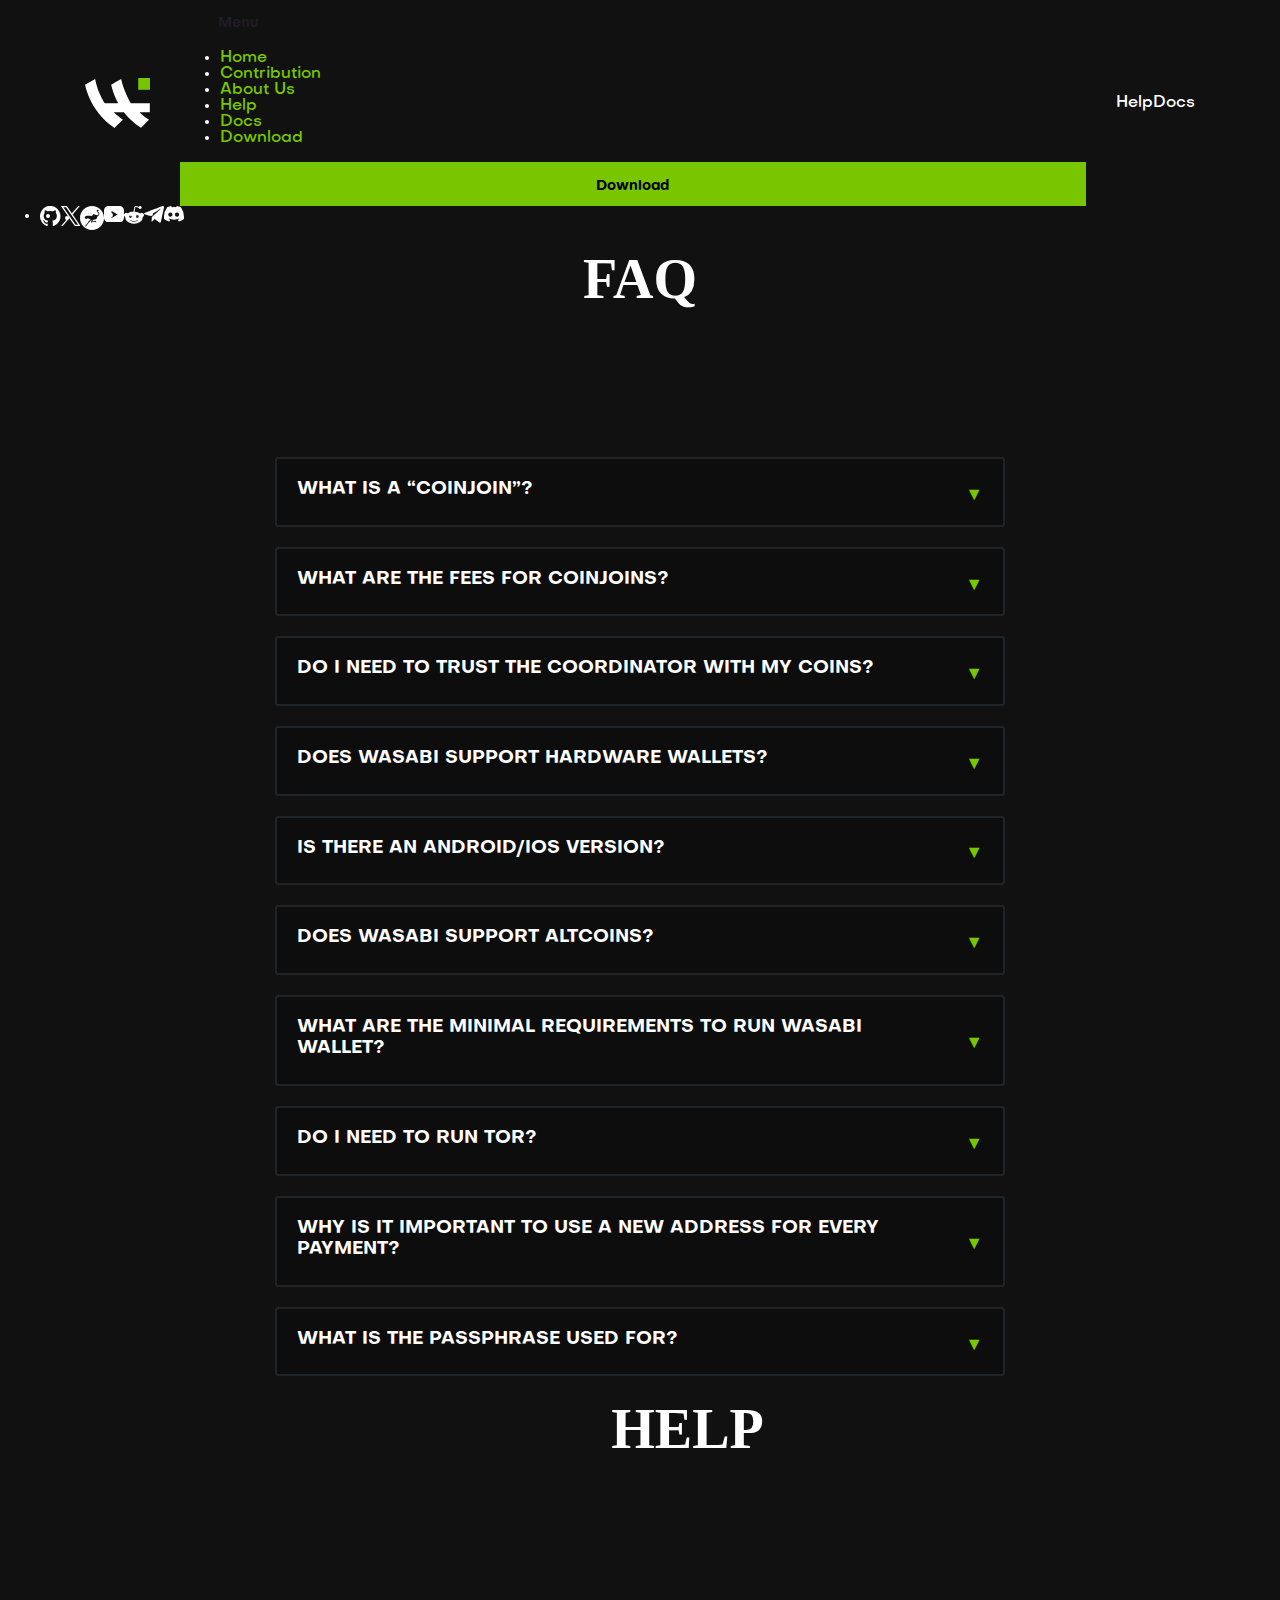
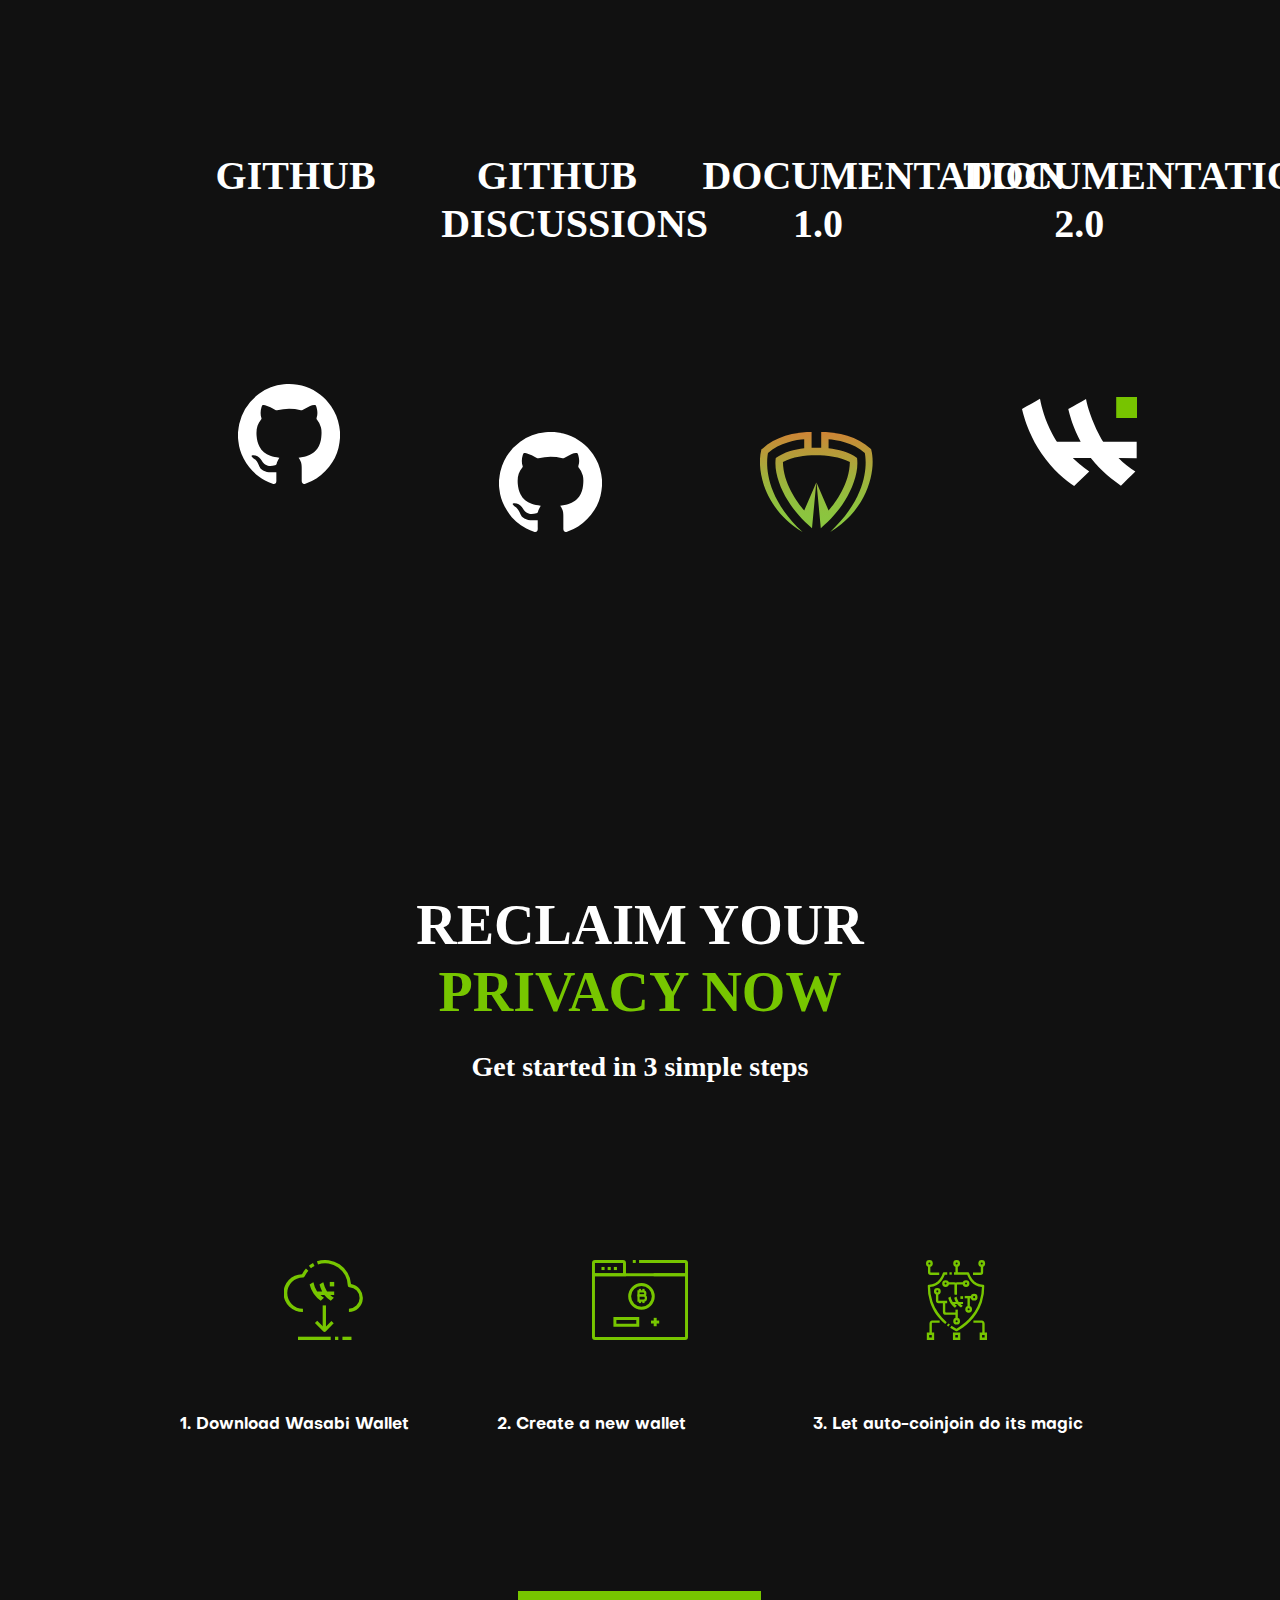
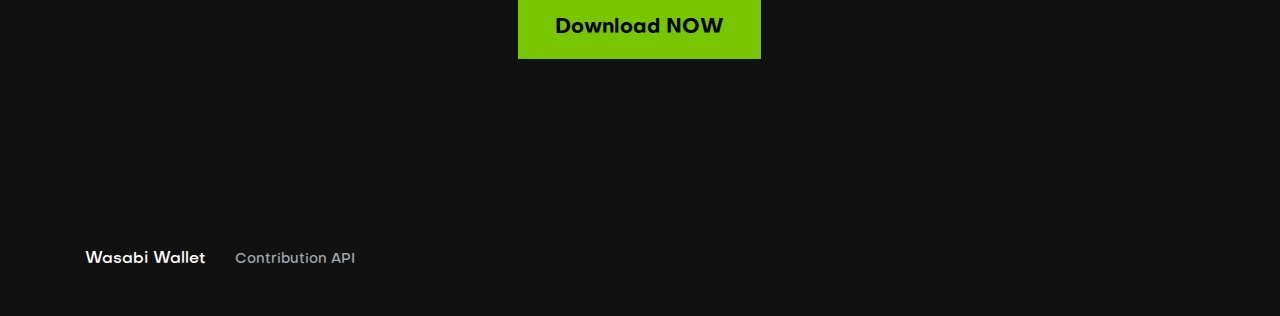
<file: wwwroot/faq.html>
<!DOCTYPE html>
<html lang="en">

<head>
    <meta charset="utf-8" />
    <meta name="viewport" content="width=device-width, initial-scale=1" />
    <meta name="title" content="Wasabi Wallet: Bitcoin privacy wallet with coinjoin" />
    <meta name="description" content="Wasabi is an open-source, non-custodial, privacy-focused Bitcoin wallet for desktop, that implements trustless coinjoin over the Tor anonymity network." />
    <meta name="keywords" content="wasabi wallet,wasabiwallet,wasabi bitcoin wallet,wassabi wallet,bitcoin wasabi wallet,wasabiwallet,download wasabi wallet,wasabi btc,wasabi wallet,wallet wasabi,wasabi wallet fees,what is wasabi wallet,coinjoin, coin join" />
    <meta http-equiv="onion-location" content="http://wasabiukrxmkdgve5kynjztuovbg43uxcbcxn6y2okcrsg7gb6jdmbad.onion" />

    <!-- Open Graph / Facebook -->
    <meta property="og:type" content="website" />
    <meta property="og:url" content="https://wasabiwallet.io" />
    <meta property="og:title" content="Wasabi Wallet - Bitcoin privacy wallet with coinjoin" />
    <meta property="og:description" content="Wasabi is an open-source, non-custodial, privacy-focused Bitcoin wallet for desktop, it implements trustless coinjoin over the Tor anonymity network." />
    <meta property="og:image" content="https://wasabiwallet.io/img/wasabi-social.jpg" />
    <meta property="og:site_name" content="Wasabi Wallet - Bitcoin privacy wallet with coinjoin" />

    <!-- Twitter -->
    <meta property="twitter:card" content="summary_large_image" />
    <meta property="twitter:url" content="https://wasabiwallet.io" />
    <meta property="twitter:title" content="Wasabi Wallet - Bitcoin privacy wallet with coinjoin" />
    <meta property="twitter:description" content="Wasabi is an open-source, non-custodial, privacy-focused Bitcoin wallet for desktop, it implements trustless coinjoin over the Tor anonymity network." />
    <meta property="twitter:image" content="https://wasabiwallet.io/img/wasabi-social.jpg" />

    <link rel="stylesheet" href="css/bootstrap.css" />
    <link rel="stylesheet" href="css/style.css" />
    <link rel="shortcut icon" href="img/favicon.ico" />
    <title>Wasabi Wallet - Bitcoin privacy wallet with coinjoin</title>
    <script type="application/ld+json">
      {
        "@context": "https://schema.org",
        "@type": "FAQPage",
        "mainEntity": [
          {
            "@type": "Question",
            "name": " What is a “coinjoin”?",
            "acceptedAnswer": {
              "@type": "Answer",
              "text": "<p>Coinjoin is a collaborative transaction between multiple peers.</p><p>Usually, but not necessarily, it consists of some standard output denominations that users should break their coins in to. This makes it difficult for outside parties to trace where a particular coin was sent to (as opposed to regular bitcoin transactions, where there is usually one sender and one receiver).</p><p>Coinjoins can be done with non-custodial software like Wasabi Wallet, that eliminates the risk of funds disappearing or being stolen. The funds will always be in a bitcoin address that the user controls and not even developers can alter the transaction or redirect the funds.</p><p>Coinjoin basicly means: “when you want to make a transaction, find someone else who also wants to make a transaction and make a joint transaction together”.</p>"
            }
          },
          {
            "@type": "Question",
            "name": "What are the fees for coinjoins?",
            "acceptedAnswer": {
              "@type": "Answer",
              "text": "Wasabi version 2.2.0.0 and higher only pay mining fees for the coinjoin. Read more <a href='https://docs.wasabiwallet.io/using-wasabi/CoinJoin.html#fees'>here</a>"
            }
          },
          {
            "@type": "Question",
            "name": "Do I need to trust the coordinator with my coins?",
            "acceptedAnswer": {
              "@type": "Answer",
              "text": "<pNo, Wasabi’s coinjoin implementation is trustless by design. The participants do not need to trust each other or the coordinator. Since only the user knows the private keys, only he can sign the transaction, which will only be done after verifying that everything is alright. Nobody can neither steal your coins, nor figure out which outputs belong to which inputs.</p>"
            }
          },
          {
            "@type": "Question",
            "name": "Does Wasabi support Hardware wallets?",
            "acceptedAnswer": {
              "@type": "Answer",
              "text": "<p>Wasabi does support hardware wallet usage through the standard Bitcoin-core HWI, and coinjoining straight to a hardware wallet is possible, but signing a coinjoin trasaction with a hardwarewallet is not implemented.</p><p>Here's a <a href='https://github.com/WalletWasabi/WalletWasabi/blob/master/WalletWasabi.Documentation/WasabiCompatibility.md#officially-supported-hardware-wallets'>list</a> of the officially supported hardware wallets.</p>"
            }
          },
          {
            "@type": "Question",
            "name": "Is there an Android/iOS version?",
            "acceptedAnswer": {
              "@type": "Answer",
              "text": "<p>No, Wasabi and CoinJoin features require considerable computational power, not currently replicable on a smartphone.</p>"
            }
          },
          {
            "@type": "Question",
            "name": "Does Wasabi support altcoins?",
            "acceptedAnswer": {
              "@type": "Answer",
              "text": "<p>No. There are countless reasons why it is the only logical choice to be bitcoin-only. With Bitcoin we have a once in a lifetime opportunity to manifest libre sound money. If we succeed, then an utmost beautiful agora of sovereign individuals may emerge. If we fail, then this will conjure up the most horrific Orwellian nightmare. There is no room for wasted time and energy, this great work requires our full attention. Any line of code written to support a random shitcoin takes away scarce developer time to work on real problems.</p>"
            }
          },
          {
            "@type": "Question",
            "name": "What are the minimal requirements to run Wasabi?",
            "acceptedAnswer": {
              "@type": "Answer",
              "text": "<p>Wasabi Wallet runs in most operating systems with 64-bit and arm64 architecture, like Linux, MacOs and Windows. Wasabi Wallet does not required a lot of storage, CPU and Memory, it should run on basically any hardware. For the complete list of all the officially supported operating systems, click <a href='https://github.com/WalletWasabi/WalletWasabi/blob/master/WalletWasabi.Documentation/WasabiCompatibility.md#officially-supported-operating-systems'>here</a>.</p>"
            }
          },
          {
            "@type": "Question",
            "name": "Do I need to run TOR?",
            "acceptedAnswer": {
              "@type": "Answer",
              "text": "<p>All Wasabi network traffic goes via Tor by default -there's no need to set up Tor by yourself. If you do already have Tor, and it is running, then Wasabi will try to use that first. </p><p> You can turn off Tor in the Settings. Note that in this case you are still private, except when you coinjoin and when you broadcast a transaction. In the first case, the coordinator would know the links between your inputs and outputs based on your IP address. In the second case, if you happen to broadcast a transaction of yours to a full node that is spying on you, it will know the link between your transaction and your IP address.</p>"
            }
          },
          {
            "@type": "Question",
            "name": "Why is it important to use a new address for every payment?",
            "acceptedAnswer": {
              "@type": "Answer",
              "text": "<p>Addresses being used more than once is very damaging to privacy because that links together more blockchain transactions with proof that they were created by the same entity. The most private and secure way to use bitcoin is to send a brand new address to each person who pays you. After an address has received a coin, it should never be used again. Also, a brand new bitcoin address should be demanded from the recipient when sending bitcoin. Wasabi has a user interface which discourages address reuse by removing from the GUI addresses which have received a coin.</p><p>It has been argued that the phrase 'bitcoin address' was a bad name for this object because it implies it can be reused like an email address. A better name would be something like 'bitcoin invoice'.</p><p>Bitcoin isn't anonymous but pseudonymous, and the pseudonyms are bitcoin addresses. Avoiding address reuse is like throwing away a pseudonym after it has been used.</p>"
            }
          },
          {
            "@type": "Question",
            "name": "What is the passphrase used for?",
            "acceptedAnswer": {
              "@type": "Answer",
              "text": "<p>The passhprase you set is used as a 13th seed word (as described in <a href='https://github.com/bitcoin/bips/blob/master/bip-0039.mediawiki' target='_blank'>BIP 39</a>) and to encrypt the private key of the extended private key (as described in <a href='https://github.com/bitcoin/bips/blob/master/bip-0038.mediawiki' target='_blank'>BIP 38</a>) to get an encrypted secret which is stored on the computer.</p><p>Wasabi Wallet stores only the BIP38 encrypted blob, so you'll need to type in the passphrase to spend or coinjoin from the wallet.</p><p>The passphrase will unlock your bitcoin to anyone who has access to the recovery words backup or the computer! If your backup gets compromised, this passphrase is the only thing protecting your precious sats.</p><p>It is important to use a random and long passphrase.</p>"
            }
          }
        ]
      }
    </script>
</head>

<body>
    <header>
        <div class="container">
            <div class="row align-items-center">
                <div class="col-1">
                    <a href="index.html"><img src="img/logo_small.svg" class="logo" />
                    </a>
                </div>
                <div class="col text-end text-lg-start">
                    <div class="menu-row">
                        <input type="checkbox" id="navswitch">
                        <label for="navswitch" class="btn navbarToggler"><span class="navbar-toggler-icon"></span> Menu</label>
                        <ul class="menu">
                            <li><a href="index.html">Home</a> </li>
                            <li><a href="contribution.html">Contribution</a> </li>
                            <li><a href="about.html">About Us</a> </li>
                            <li><a href="faq.html">Help</a> </li>
                            <li><a href="https://docs.wasabiwallet.io/" target="_blank">Docs</a> </li>
                            <li class="mt-4 mt-lg-0"><a href="index.html#download">Download</a> </li>
                        </ul>
                        <a href="index.html#download" class="btn btn-primary prefix-arrowdown d-none d-lg-block">Download</a>
                    </div>
                </div>
                <div class="col-auto d-none d-lg-block">
                    <div class="menu-row">
                        <a href="faq.html">Help</a><a href="https://docs.wasabiwallet.io/" target="_blank">Docs</a>
                    </div>
                </div>
            </div>
        </div>
    </header>

    <div class="content">
        <ul class="social-media d-none d-lg-flex">
            <li>
                <a href="https://github.com/WalletWasabi" target="_blank">
                    <svg xmlns="http://www.w3.org/2000/svg" width="20.505" height="20" viewBox="0 0 20.505 20">
                        <path id="Path_9" data-name="Path 9" d="M627.359,98.8c.052-.375.1-.75.156-1.124a9.778,9.778,0,0,1,1.636-4.021,10.2,10.2,0,0,1,9.487-4.4,9.919,9.919,0,0,1,5.081,1.963,10.267,10.267,0,0,1-.057,16.516,9.545,9.545,0,0,1-2.74,1.42.518.518,0,0,1-.759-.538c0-.887,0-1.775,0-2.662a2.978,2.978,0,0,0-.219-1.291,7.837,7.837,0,0,0-.407-.681c.374-.07.78-.122,1.174-.223a4.3,4.3,0,0,0,2.613-1.649,4.824,4.824,0,0,0,.768-2.227,5.881,5.881,0,0,0-.024-1.813,3.718,3.718,0,0,0-.867-1.775.249.249,0,0,1-.055-.283,3.494,3.494,0,0,0-.131-2.479.233.233,0,0,0-.163-.105,1.77,1.77,0,0,0-1.006.2c-.517.244-1.017.524-1.529.778a.5.5,0,0,1-.313.05,9.7,9.7,0,0,0-4.791,0,.444.444,0,0,1-.311-.056,7.382,7.382,0,0,0-2.086-.942c-.013,0-.025-.008-.038-.011-.478-.1-.563-.047-.7.423a3.481,3.481,0,0,0,0,2.182.248.248,0,0,1-.039.207,4.242,4.242,0,0,0-.937,3.384,5.852,5.852,0,0,0,.569,2.089,3.65,3.65,0,0,0,2.188,1.821,16.278,16.278,0,0,0,1.746.408c.031.007.062.01.067.011-.149.271-.3.539-.444.814a.762.762,0,0,0-.088.305.363.363,0,0,1-.318.367,2.3,2.3,0,0,1-1.914-.092,2.256,2.256,0,0,1-.761-.807,2.17,2.17,0,0,0-1.27-1.037,1.986,1.986,0,0,0-.665-.032c-.135.008-.179.118-.088.232a1.233,1.233,0,0,0,.3.313,2.781,2.781,0,0,1,1.106,1.38,2.411,2.411,0,0,0,.542.875,2.319,2.319,0,0,0,1.507.558c.483.022.967,0,1.482,0,0,.29,0,.629,0,.968,0,.26.01.52.009.781a.533.533,0,0,1-.771.557,9.907,9.907,0,0,1-3.966-2.477,10.365,10.365,0,0,1-2.423-3.866,10.2,10.2,0,0,1-.525-2.578c-.006-.078-.021-.156-.031-.234Z" transform="translate(-627.359 -89.203)" fill="#fff" />
                    </svg>
                </a>
            </li>
            <li>
                <a href="https://x.com/wasabiwallet" target="_blank">
                    <svg xmlns="http://www.w3.org/2000/svg" width="19.571" height="20" viewBox="0 0 19.571 20">
                        <path id="Path_8" data-name="Path 8" d="M0,76.033l.916-1.067,5.313-6.175q.686-.8,1.373-1.594a.063.063,0,0,0,.007-.094Q6.7,65.789,5.8,64.472l-1.853-2.7L2.007,58.954.027,56.073,0,56.038a.38.38,0,0,1,.04,0q2.872,0,5.744,0a.085.085,0,0,1,.06.032Q7.065,57.833,8.28,59.6l2.488,3.62.113.164.212-.246,4.924-5.723q.58-.674,1.161-1.347a.1.1,0,0,1,.066-.034q.826,0,1.651,0l.034,0-.037.046L15.13,60.453l-3.45,4.008a.055.055,0,0,0-.006.081q1.091,1.584,2.18,3.17l2.941,4.279,2.349,3.418.407.592a.188.188,0,0,0,.02.021s0,.01-.005.01H13.74c-.012-.02-.024-.041-.037-.06l-.387-.562-2.351-3.422-2.5-3.644-.053-.076-.036.04L5.78,71.32,1.873,75.861c-.048.056-.094.115-.14.172Zm2.352-18.7c.014.021.022.036.032.049L6.493,63.26,10.9,69.57q1.81,2.589,3.62,5.179a.088.088,0,0,0,.083.043h2.6c-.013-.022-.021-.036-.031-.05l-3.556-5.086L9.858,64.28q-2.415-3.454-4.829-6.908a.085.085,0,0,0-.079-.041H2.407l-.055,0" transform="translate(0 -56.033)" fill="#fff" />
                    </svg>
                </a>
            </li>
            <li>
                <a href="https://njump.me/npub1jw7scmeuewhywwytqxkxec9jcqf3znw2fsyddcn3948lw9q950ps9y35fg" target="_blank">
                    <svg xmlns="http://www.w3.org/2000/svg" width="24" height="24" viewBox="0 0 24 24">
                        <path d="M12 0C5.373 0 0 5.373 0 12C0 18.627 5.373 24 12 24C18.627 24 24 18.627 24 12C24 5.373 18.627 0 12 0ZM18.892 9.245C18.384 10.087 17.35 10.66 17.256 10.709C17.062 10.812 16.99 10.962 17.003 11.184C17.016 11.407 16.962 12.512 16.289 13C15.943 13.249 14.549 13.572 13.91 13.68C13.582 13.736 13.506 13.837 13.325 13.944C13.08 14.096 12.211 15.301 12.064 15.569C12.083 15.566 14.804 14.721 14.927 14.701C15.25 14.652 15.494 14.746 15.654 14.981C15.805 15.205 15.955 15.433 16.104 15.661C16.158 15.742 16.21 15.826 16.261 15.908L16.315 15.995C16.334 16.026 16.362 16.063 16.374 16.112C16.384 16.146 16.405 16.261 16.339 16.33C16.278 16.393 16.174 16.393 16.117 16.379C16.063 16.364 15.982 16.332 15.916 16.278L15.826 16.202C15.755 16.141 15.619 16.112 15.515 16.117C15.392 16.122 15.23 16.082 15.152 16.033C15 15.936 14.96 15.691 14.96 15.689C14.941 15.607 14.882 15.586 14.828 15.586C14.731 15.583 14.654 15.612 14.576 15.635C14.219 15.742 13.864 15.852 13.506 15.965L12.995 16.124C12.742 16.202 12.49 16.28 12.24 16.364C12.172 16.386 12.106 16.421 12.035 16.457C12.005 16.472 11.976 16.487 11.946 16.501C11.917 16.516 11.885 16.534 11.856 16.55C11.789 16.586 11.718 16.626 11.64 16.649C11.386 16.724 11.162 16.614 11.057 16.36C10.988 16.195 11.05 15.869 11.087 15.774C11.317 15.176 12.066 14.05 12.066 14.042C12.054 14.038 11.236 14.365 11.101 14.468C10.732 14.75 9.864 15.416 9.852 15.48C9.796 15.776 9.612 16 9.331 16.109C9.127 16.188 9.005 16.349 8.885 16.506C8.885 16.506 6.713 19.499 6.565 19.661C6.522 19.709 6.115 20.136 6.007 20.334C5.983 20.383 5.89 20.579 5.866 20.628C5.845 20.667 5.802 20.772 5.635 20.765C5.468 20.758 5.464 20.525 5.456 20.424C5.44 20.177 5.494 19.934 5.623 19.68C5.635 19.656 5.782 19.433 5.728 19.254C5.68 19.097 5.633 18.854 5.706 18.732C5.821 18.539 6.024 18.532 6.296 18.487C6.485 18.456 6.622 18.362 6.755 18.169C7.033 17.762 8.084 16.271 8.322 15.925C8.386 15.835 8.435 15.718 8.456 15.602C8.525 15.254 8.736 15.012 9.103 14.863C9.181 14.831 10.643 13.609 10.643 13.452C10.643 13.339 10.484 13.278 10.362 13.244C10.344 13.24 9.426 13.002 9.007 12.811C8.779 12.708 8.608 12.617 8.405 12.47C8.128 12.266 7.574 12.365 7.494 12.377C7.102 12.433 6.811 12.61 6.48 12.833C6.421 12.875 6.12 12.982 5.968 12.896C5.672 12.727 5.021 12.424 4.781 12.059C4.67 11.89 4.685 11.616 4.763 11.312C5.016 10.607 5.388 10.291 6.076 10.099C6.565 9.931 7.553 9.894 8.028 9.857C8.059 9.847 9.113 9.823 9.852 9.443C10.344 9.191 11.807 8.219 13.91 8.285C14.76 8.312 16.367 9.142 16.986 9.167C17.618 9.193 17.934 9.122 18.299 8.746C18.402 8.638 18.84 7.692 18.426 7.176C18.272 6.984 18.113 6.814 17.929 6.656C17.682 6.445 17.424 6.245 17.202 6.007C16.709 5.485 16.558 4.774 16.79 4.217C16.939 3.828 17.254 3.659 17.706 3.746C18.024 3.808 18.257 4.094 18.485 4.247C18.612 4.332 18.826 4.381 18.965 4.416C19.141 4.457 19.273 4.592 19.266 4.682C19.259 4.774 19.026 4.852 18.803 4.835C18.539 4.817 18.085 4.814 17.814 4.906C17.633 4.972 17.552 5.172 17.605 5.371C17.65 5.532 17.995 5.821 18.125 5.929C18.384 6.142 18.661 6.336 18.877 6.602C19.12 6.906 19.247 7.252 19.285 7.633C19.344 8.219 19.19 8.746 18.892 9.245Z" fill="#fff"/>
                    </svg>
                </a>
            </li>
            <li>
                <a href="https://youtube.com/c/WasabiWallet" target="_blank">
                    <svg xmlns="http://www.w3.org/2000/svg" width="20" height="16.389" viewBox="0 0 20 16.389">
                        <path id="Path_11" data-name="Path 11" d="M3357.333,181.248h-10.818a4.591,4.591,0,0,0-4.591,4.591v7.208a4.591,4.591,0,0,0,4.591,4.591h10.818a4.591,4.591,0,0,0,4.591-4.591v-7.208a4.591,4.591,0,0,0-4.591-4.591m-7.938,11.91c.02-2.347.039-4.672.059-7.026l6.15,3.565-6.208,3.461" transform="translate(-3341.924 -181.248)" fill="#fff" />
                    </svg>
                </a>
            </li>
            <li>
                <a href="https://www.reddit.com/r/WasabiWallet/" target="_blank">
                    <svg xmlns="http://www.w3.org/2000/svg" width="19.967" height="17.765" viewBox="0 0 19.967 17.765">
                        <g id="Group_33" data-name="Group 33" transform="translate(-2083.593 -529.577)">
                            <path id="Path_14" data-name="Path 14" d="M2025.036,116c1.014.218,1.978.417,2.936.641.1.024.209.176.252.291a1.57,1.57,0,0,0,1.456,1.073,1.522,1.522,0,0,0,.78-2.834,1.486,1.486,0,0,0-1.878.285.5.5,0,0,1-.548.169c-1.007-.214-2.018-.41-3.028-.61-.618-.123-.791-.007-.924.617q-.485,2.292-.966,4.584c-.036.171-.067.3-.3.31a10.471,10.471,0,0,0-5.293,1.654.4.4,0,0,1-.527-.03,2.206,2.206,0,0,0-2.484,3.645c.167.114.308.207.3.46a5.354,5.354,0,0,0,2.7,4.767,10.1,10.1,0,0,0,4.761,1.628,11,11,0,0,0,7.285-1.6,5.32,5.32,0,0,0,2.752-4.805.447.447,0,0,1,.251-.421,2.177,2.177,0,0,0,.829-2.494,2.2,2.2,0,0,0-3.377-1.064c-.133.1-.233.172-.408.057a10.411,10.411,0,0,0-5.212-1.7c-.257-.015-.321-.113-.264-.357.127-.55.234-1.1.351-1.656.18-.854.361-1.709.552-2.61" transform="translate(70.047 414.618)" fill="#fff" />
                            <path id="Path_15" data-name="Path 15" d="M2296.53,364.064a1.429,1.429,0,0,1-1.321,1.444,1.487,1.487,0,0,1-1.583-1.519,1.442,1.442,0,0,1,1.469-1.438,1.468,1.468,0,0,1,1.435,1.513" transform="translate(-198.074 176.131)" fill="#3b3b3b" />
                            <path id="Path_16" data-name="Path 16" d="M2178.977,364.755a1.447,1.447,0,1,1,.021-2.894,1.447,1.447,0,1,1-.021,2.894" transform="translate(-88.909 176.779)" fill="#3b3b3b" />
                            <path id="Path_17" data-name="Path 17" d="M2202.2,446.523a5.674,5.674,0,0,1-3.41-.964c-.091-.06-.22-.128-.24-.214-.031-.134-.034-.343.046-.416a.494.494,0,0,1,.435-.071c.263.108.485.312.745.427a5.572,5.572,0,0,0,5.479-.319,2.015,2.015,0,0,1,.2-.119.355.355,0,0,1,.5.171c.1.188.016.324-.154.444a5.751,5.751,0,0,1-3.605,1.062" transform="translate(-108.653 98.79)" fill="#3b3b3b" />
                        </g>
                    </svg>
                </a>
            </li>
            <li>
                <a href="https://t.me/WasabiWallet" target="_blank">
                    <svg xmlns="http://www.w3.org/2000/svg" width="20" height="16.659" viewBox="0 0 20 16.659">
                        <path id="Path_14" data-name="Path 14" d="M5399.488,169.965l.365-4.741,8.545-7.659s.156-.209,0-.261-.243-.121-.721.174-10.43,6.548-10.43,6.548l-4.641-1.407s-.726-.277-.621-.731c.078-.338.521-.572.833-.676s17.871-6.825,17.871-6.825.781-.313,1.146.313c.313.469,0,1.56,0,1.56l-2.97,13.862s-.179.818-.864.846a.868.868,0,0,1-.486-.133c-1.044-.638-4.876-3.5-4.876-3.5l-2.292,2.188a1.605,1.605,0,0,1-.86.443" transform="translate(-5391.976 -154.308)" fill="#fff" />
                    </svg>
                </a>
            </li>
            <li>
                <a href="https://discord.gg/EfPpgDNUCB" target="_blank">
                    <svg xmlns="http://www.w3.org/2000/svg" width="20" height="15.6" viewBox="0 0 20 15.6">
                        <path id="Path_10" data-name="Path 10" d="M2713.71,192.459a17.682,17.682,0,0,0-4.139-1.349l-.511,1.209a14.721,14.721,0,0,0-2-.177v-.009s-.088,0-.235,0-.235,0-.235,0v.009a14.72,14.72,0,0,0-2,.177l-.511-1.209a17.682,17.682,0,0,0-4.138,1.349,17.043,17.043,0,0,0-3.022,11.625,21.405,21.405,0,0,0,5.02,2.626,14.985,14.985,0,0,0,1.095-1.812,6.016,6.016,0,0,1-1.674-.791l.419-.372a11.416,11.416,0,0,0,5.045,1.139,14.419,14.419,0,0,0,5.041-1.139h0l.419.372a6.02,6.02,0,0,1-1.674.791,14.985,14.985,0,0,0,1.095,1.812,21.4,21.4,0,0,0,5.02-2.626,17.044,17.044,0,0,0-3.022-11.625m-10.2,9.37a2.114,2.114,0,1,1,1.813-2.093,1.968,1.968,0,0,1-1.813,2.093m6.65,0a2.114,2.114,0,1,1,1.814-2.093,1.968,1.968,0,0,1-1.814,2.093" transform="translate(-2696.83 -191.11)" fill="#fff" />
                    </svg>
                </a>
            </li>
        </ul>
        <section>
            <div class="container">
                <div class="row">
                    <div class="col-lg-8 offset-lg-2">
                        <h1 class="text-center title mb-5">FAQ</h1>
                        <div class="card">
                            <input type="checkbox" id="faq1">
                            <label for="faq1">WHAT IS A “COINJOIN”?</label>
                            <div class="card-content">
                                <p>A coinjoin is a collaborative transaction between multiple peers.</p>
                                <p>Usually, but not necessarily, it consists of some standard output denominations that participants should break their coins in to. This makes it difficult for outside parties to trace where a particular coin was sent to (as opposed to regular bitcoin transactions, where there is usually one sender and one receiver).</p>
                                <p>Coinjoins can be done with non-custodial software like Wasabi Wallet, that eliminates the risk of funds disappearing or being stolen. The funds will always be in a bitcoin address that the user controls and not even the coordinator can alter the transaction or redirect the funds.</p>
                                <p>Coinjoin basically means: “when you want to make a transaction, find someone else who also wants to make a transaction and make a joint transaction together”.</p>
                            </div>
                        </div>
                        <div class="card">
                            <input type="checkbox" id="faq2">
                            <label for="faq2">WHAT ARE THE FEES FOR COINJOINS?</label>
                            <div class="card-content">
                                <p>Wasabi version 2.2.0.0 and higher only pay mining fees for the coinjoin.</p>
                                <p>Occasionally, the client can also forfeit a small amount (max 10.000 sats) to leftovers in order to save money, read more <a href="https://docs.wasabiwallet.io/using-wasabi/CoinJoin.html#fees" target="_blank">here</a>.</p>

                            </div>
                        </div>
                        <div class="card">
                            <input type="checkbox" id="faq3">
                            <label for="faq3">DO I NEED TO TRUST THE COORDINATOR WITH MY COINS?</label>
                            <div class="card-content">
                                <p>No, Wasabi’s coinjoin implementation is trustless by design. The participants do not need to trust each other or the coordinator. Since only the user knows the private keys, only he can sign the transaction, which will only be done after verifying that everything is alright. Nobody can neither steal your coins, nor figure out which outputs belong to which inputs.</p>
                            </div>
                        </div>
                        <div class="card">
                            <input type="checkbox" id="faq4">
                            <label for="faq4">DOES WASABI SUPPORT HARDWARE WALLETS?</label>
                            <div class="card-content">
                                <p>Wasabi does support hardware wallet usage through the standard Bitcoin-core HWI, and coinjoining straight to a hardware wallet is possible, but signing a coinjoin trasaction with a hardwarewallet is not implemented.</p>
                                <p>Here's a <a href="https://github.com/WalletWasabi/WalletWasabi/blob/master/WalletWasabi.Documentation/WasabiCompatibility.md#officially-supported-hardware-wallets" target="_blank">list</a> of the officially supported hardware wallets.</p>
                            </div>
                        </div>
                        <div class="card">
                            <input type="checkbox" id="faq5">
                            <label for="faq5">IS THERE AN ANDROID/IOS VERSION?</label>
                            <div class="card-content">
                                <p>No. Wasabi’s features, like Tor and coinjoin, require considerable computational power, which are currently not replicable on a smartphone.</p>
                            </div>
                        </div>
                        <div class="card">
                            <input type="checkbox" id="faq6">
                            <label for="faq6">DOES WASABI SUPPORT ALTCOINS?</label>
                            <div class="card-content">
                                <p>There are countless reasons why it is the only logical choice to be bitcoin-only. With Bitcoin we have a once in a lifetime opportunity to manifest libre sound money. If we succeed, then an utmost beautiful agora of sovereign individuals may emerge. If we fail, then this will conjure up the most horrific Orwellian nightmare. There is no room for wasted time and energy, this great work requires our full attention. Any line of code written to support a random shitcoin takes away scarce developer time to work on real problems.</p>
                            </div>
                        </div>
                        <div class="card">
                            <input type="checkbox" id="faq7">
                            <label for="faq7">WHAT ARE THE MINIMAL REQUIREMENTS TO RUN WASABI WALLET?</label>
                            <div class="card-content">
                                <p>Wasabi Wallet runs in most operating systems with 64-bit and arm64 architecture, like Linux, MacOs and Windows. Wasabi Wallet does not required a lot of storage, CPU and Memory, it should run on basically any hardware. For the complete list of all the officially supported operating systems, click <a href="https://github.com/WalletWasabi/WalletWasabi/blob/master/WalletWasabi.Documentation/WasabiCompatibility.md#officially-supported-operating-systems" target="_blank">here</a>.</p>
                            </div>
                        </div>
                        <div class="card">
                            <input type="checkbox" id="faq8">
                            <label for="faq8">DO I NEED TO RUN TOR?</label>
                            <div class="card-content">
                                <p>All Wasabi network traffic goes via Tor by default -there's no need to set up Tor by yourself. If you do already have Tor, and it is running, then Wasabi will try to use that first.</p>
                                <p>You can turn off Tor in the Settings. Note that in this case you are still private, except when you coinjoin and when you broadcast a transaction. In the first case, the coordinator would know the links between your inputs and outputs based on your IP address. In the second case, if you happen to broadcast a transaction of yours to a full node that is spying on you, it will know the link between your transaction and your IP address.</p>
                            </div>
                        </div>
                        <div class="card">
                            <input type="checkbox" id="faq9">
                            <label for="faq9">WHY IS IT IMPORTANT TO USE A NEW ADDRESS FOR EVERY PAYMENT?</label>
                            <div class="card-content">
                                <p>Addresses being used more than once is very damaging to privacy because that links together more blockchain transactions with proof that they were created by the same entity. The most private and secure way to use bitcoin is to give a brand new address to each person who pays you. After an address has received a coin, it should never be used again. Also, a brand new bitcoin address should be demanded from the recipient when sending bitcoin. Wasabi has a user interface which discourages address reuse by removing from the GUI addresses which have received a coin.</p>
                                <p>It has been argued that the phrase "bitcoin address" was a bad name for this object because it implies it can be reused like an email address. A better name would be something like "bitcoin invoice".</p>
                                <p>Bitcoin isn't anonymous but pseudonymous, and the pseudonyms are bitcoin addresses. Avoiding address reuse is like throwing away a pseudonym after it has been used.</p>
                            </div>
                        </div>
                        <div class="card">
                            <input type="checkbox" id="faq10">
                            <label for="faq10">WHAT IS THE PASSPHRASE USED FOR?</label>
                            <div class="card-content">
                                <p>The passphrase you set is used as a 13th seed word (as described in <a href="https://github.com/bitcoin/bips/blob/master/bip-0039.mediawiki" target="_blank">BIP 39</a>) and to encrypt the private key of the extended private key (as described in <a href="https://github.com/bitcoin/bips/blob/master/bip-0038.mediawiki" target="_blank">BIP 38</a>) to get an encrypted secret which is stored on the computer.</p>
                                <p>Wasabi Wallet stores only the BIP38 encrypted blob, so you'll need to type in the passphrase to spend or coinjoin from the wallet.</p>
                                <p>The passphrase will unlock your bitcoin to anyone who has access to the recovery words backup or the computer! If your backup gets compromised, this password is the only thing protecting your precious sats.</p>
                                <p>It is important to use a random and long passphrase.</p>
                            </div>
                        </div>
                    </div>
                </div>
            </div>
        </section>
        <section>
            <div class="container">
                <div class="row">
                    <div class="col-lg-11 offset-lg-1">
                        <h1 class="text-center title">Help</h1>
                        <div class="row mt-5 equal">
                            <div class="col-lg-6 col-xl-3 mb-4">
                                <div class="box">
                                    <h2 class="title-small mt-5 text-center">GitHub</h2>
                                    <br />
                                    <div class="text-center my-5">
                                        <img src="img/github.svg" class="icon-size" alt="Wasabi Wallet" />
                                    </div>
                                    <a href="https://github.com/WalletWasabi" target="_blank" class="stretched-link"></a>
                                </div>
                            </div>
                            <div class="col-lg-6 col-xl-3 mb-4">
                                <div class="box">
                                    <h2 class="title-small mt-5 text-center">GitHub discussions</h2>
                                    <br />
                                    <div class="text-center my-5">
                                        <img src="img/github.svg" class="icon-size" alt="Wasabi Wallet" />
                                    </div>
                                    <a href="https://github.com/WalletWasabi/discussions" target="_blank" class="stretched-link"></a>
                                </div>
                            </div>
                            <div class="col-lg-6 col-xl-3 mb-4">
                                <div class="box">
                                    <h2 class="title-small mt-5 text-center">Documentation 1.0</h2>
                                    <br />
                                    <div class="text-center my-5">
                                        <img src="img/wasabi-wallet-logo.svg" class="icon-size" alt="Wasabi Wallet" />
                                    </div>
                                    <a href="http://web.archive.org/web/20220923123458/https://docs.wasabiwallet.io/" target="_blank" class="stretched-link"></a>
                                </div>
                            </div>
                            <div class="col-lg-6 col-xl-3 mb-4">
                                <div class="box">
                                    <h2 class="title-small mt-5 text-center">Documentation 2.0</h2>
                                    <div class="text-center my-5">
                                        <img src="img/logo_small.svg" class="icon-size" alt="Wasabi Wallet" />
                                    </div>
                                    <a href="https://docs.wasabiwallet.io" target="_blank" class="stretched-link"></a>
                                </div>
                            </div>
                        </div>
                    </div>
                </div>
            </div>
        </section>
        <section>
            <div class="container">
                <div class="row mb-5">
                    <div class="col-xl-10 offset-xl-1">
                        <div class="text-center">
                            <h2 class="title mt-5">Reclaim your<span class="green-text d-block">privacy now</span></h2>
                            <h3>Get started in 3 simple steps</h3>
                        </div>
                        <div class="row text-center p-100">
                            <div class="col-md-4 my-4">
                                <div class="icon-big mx-auto">
                                    <img src="img/downloadww.svg" alt="Wasabi Wallet Download" />
                                </div>
                                <p class="mt-4 mb-0 text-center text-md-left">
                                    <strong>1. Download Wasabi Wallet</strong>
                                </p>
                            </div>
                            <div class="col-md-4 my-4">
                                <div class="icon-big mx-auto">
                                    <img src="img/createnewwallet.svg" alt="Wasabi Wallet Create Wallet" />
                                </div>
                                <p class="mt-4 mb-0 text-center text-md-left">
                                    <strong>2. Create a new wallet</strong>
                                </p>
                            </div>
                            <div class="col-md-4 my-4">
                                <div class="icon-big mx-auto">
                                    <img src="img/coinjoin.svg" alt="Wasabi Wallet Coinjoin" />
                                </div>
                                <p class="mt-4 mb-0 text-center text-md-left">
                                    <strong>3. Let auto-coinjoin do its magic</strong>
                                </p>
                            </div>
                        </div>
                        <div class="row">
                            <div class="col text-center">
                                <a href="index.html#download" class="btn btn-primary btn-download">Download NOW</a>
                            </div>
                        </div>
                    </div>
                </div>
            </div>
        </section>
    </div>
    <footer>
        <div class="container">
            <div class="row">
                <div class="col-lg-auto py-2">
                    <span class="white-text">Wasabi Wallet</span>
                </div>
                <div class="col-lg py-2 text-lg-end">
                    <a href="contribution.html" class="d-inline-block me-3">Contribution</a>
                    <a href="https://wasabiwallet.io/swagger/index.html" class="d-inline-block me-3">API</a>
                </div>
            </div>
        </div>
    </footer>
</body>

</html>
</file>
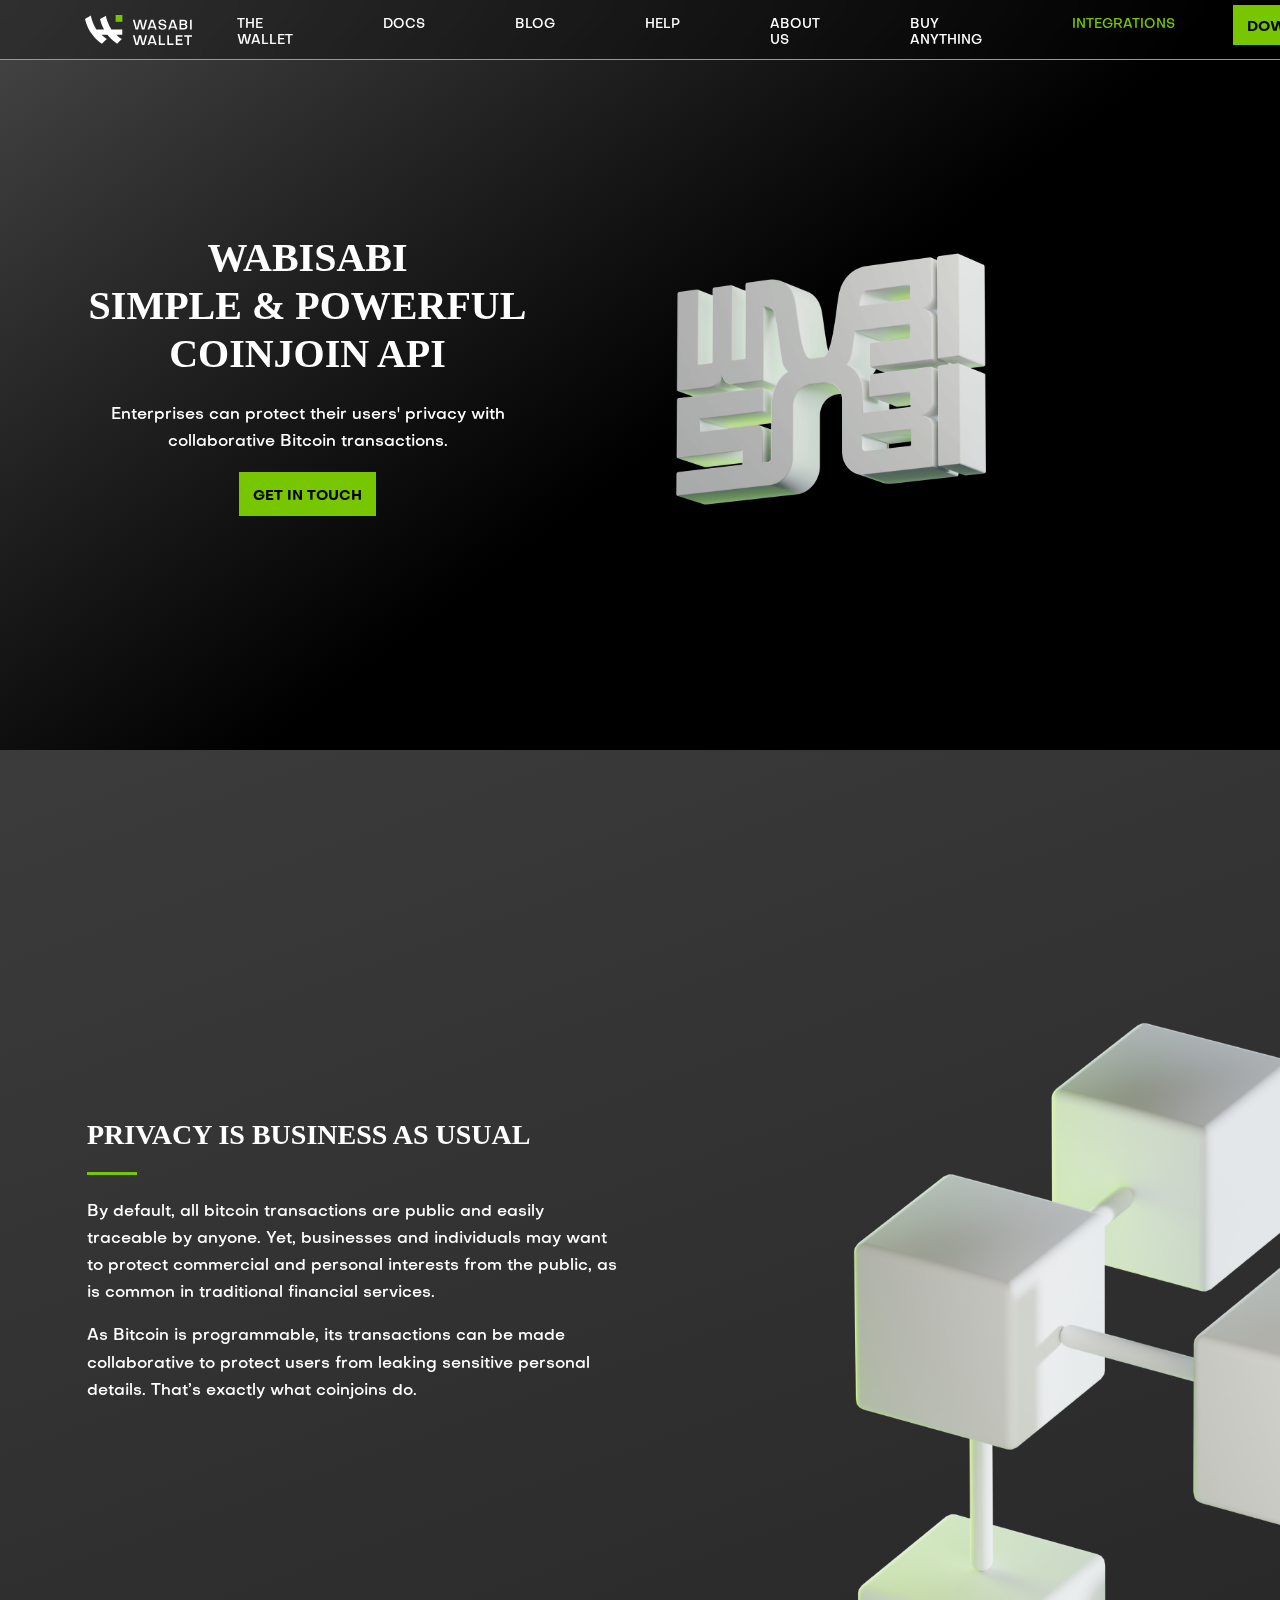
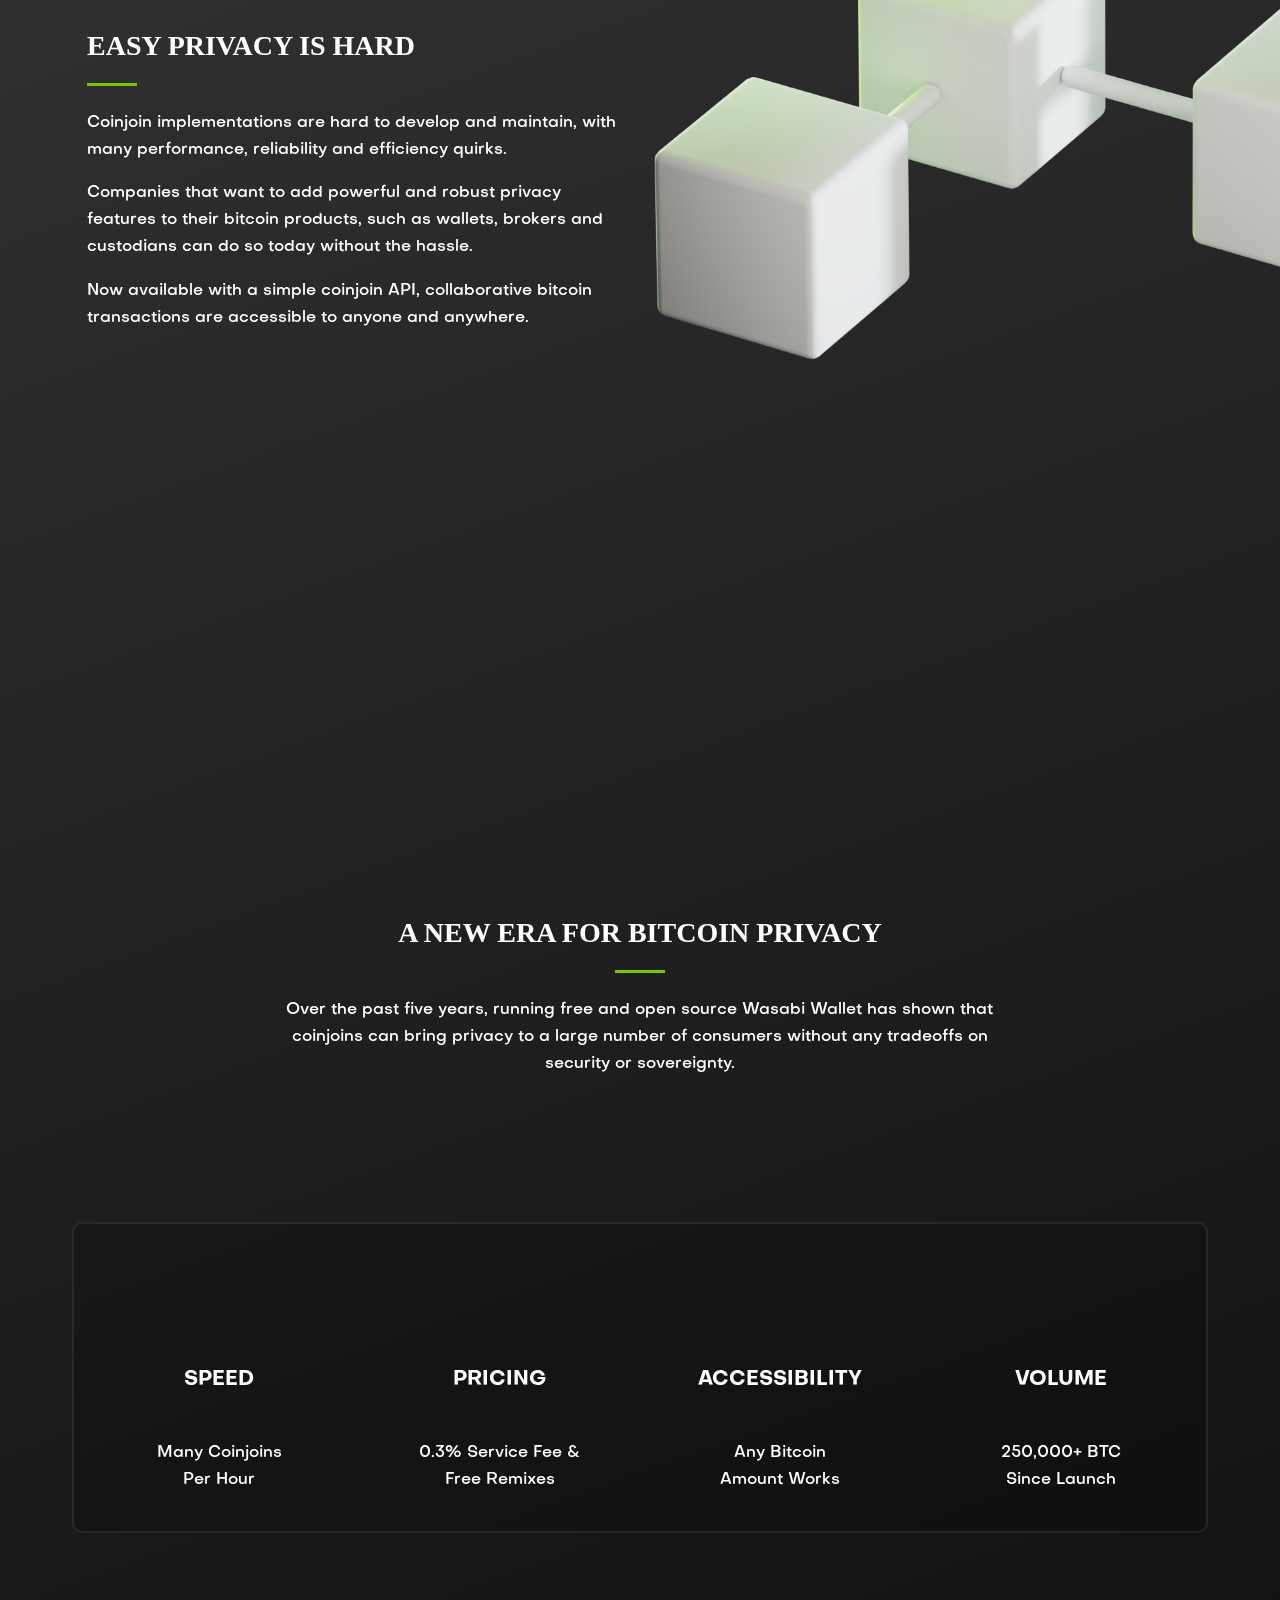
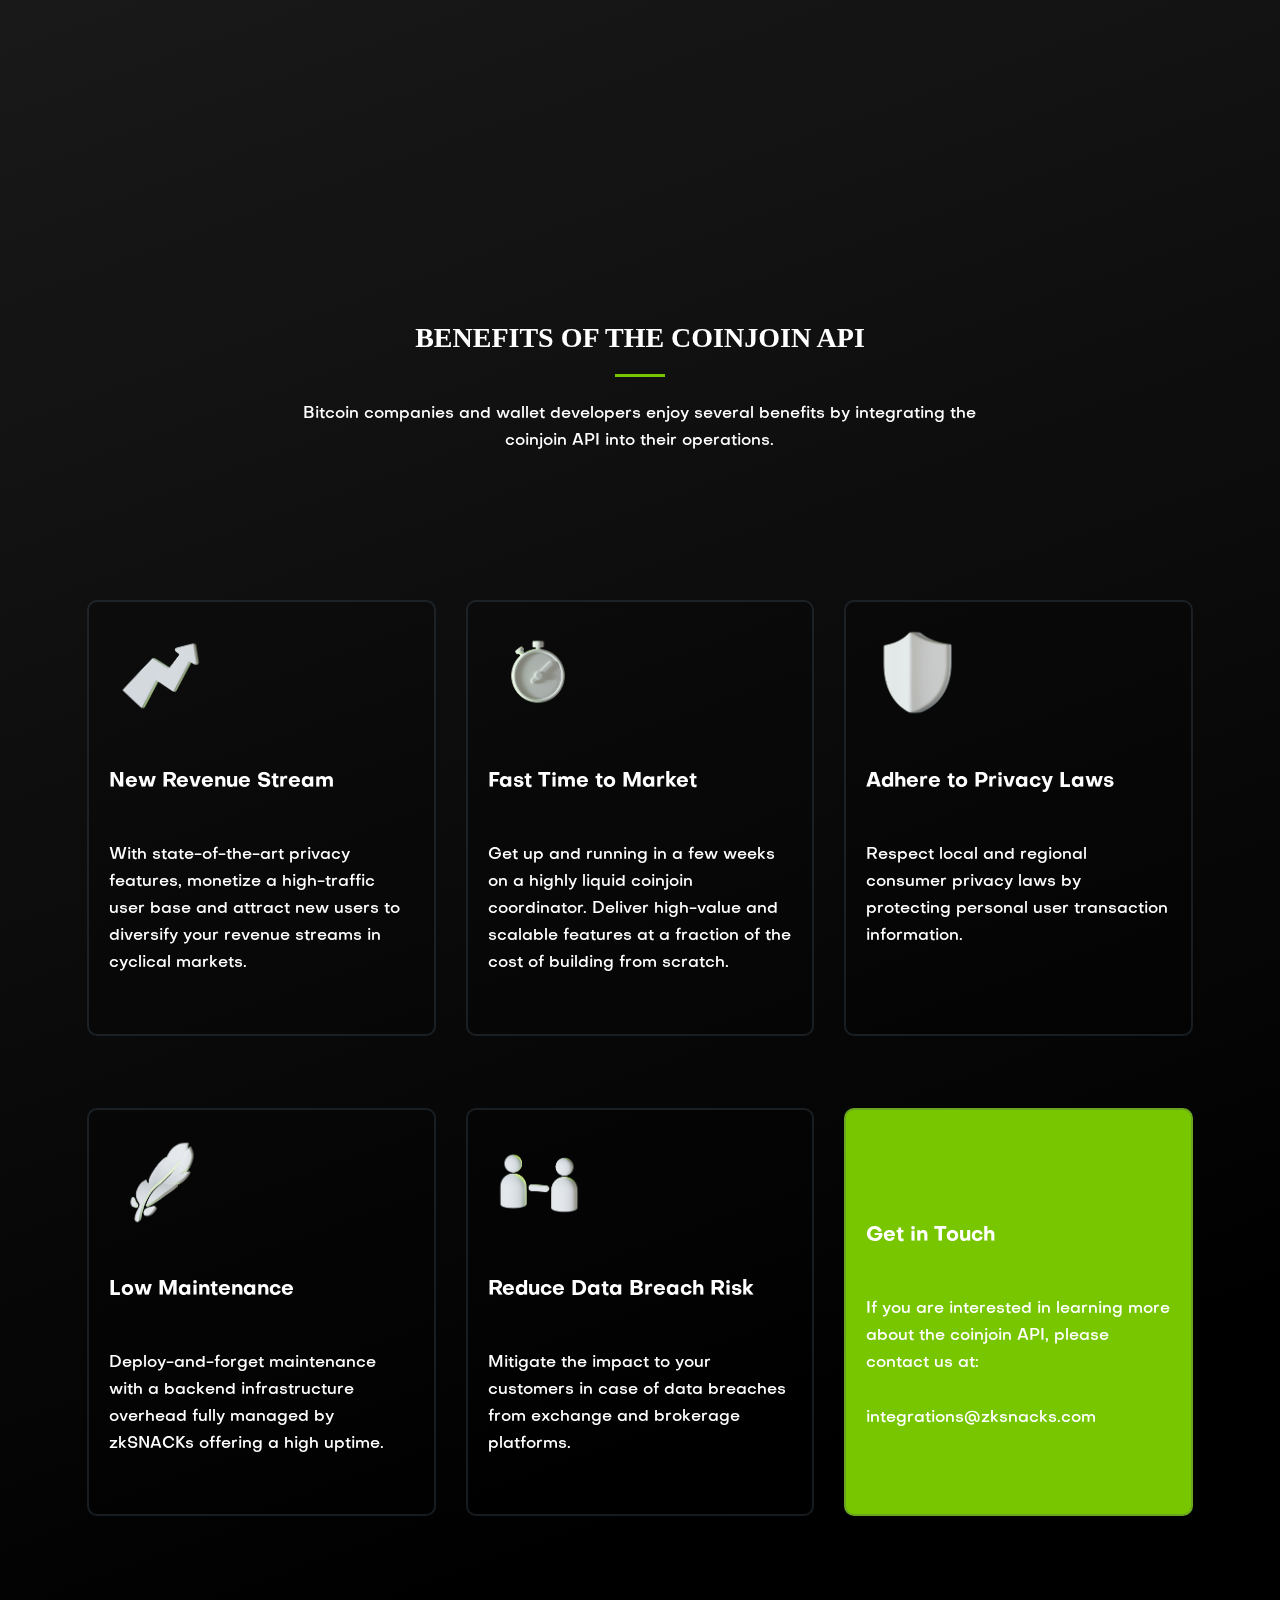
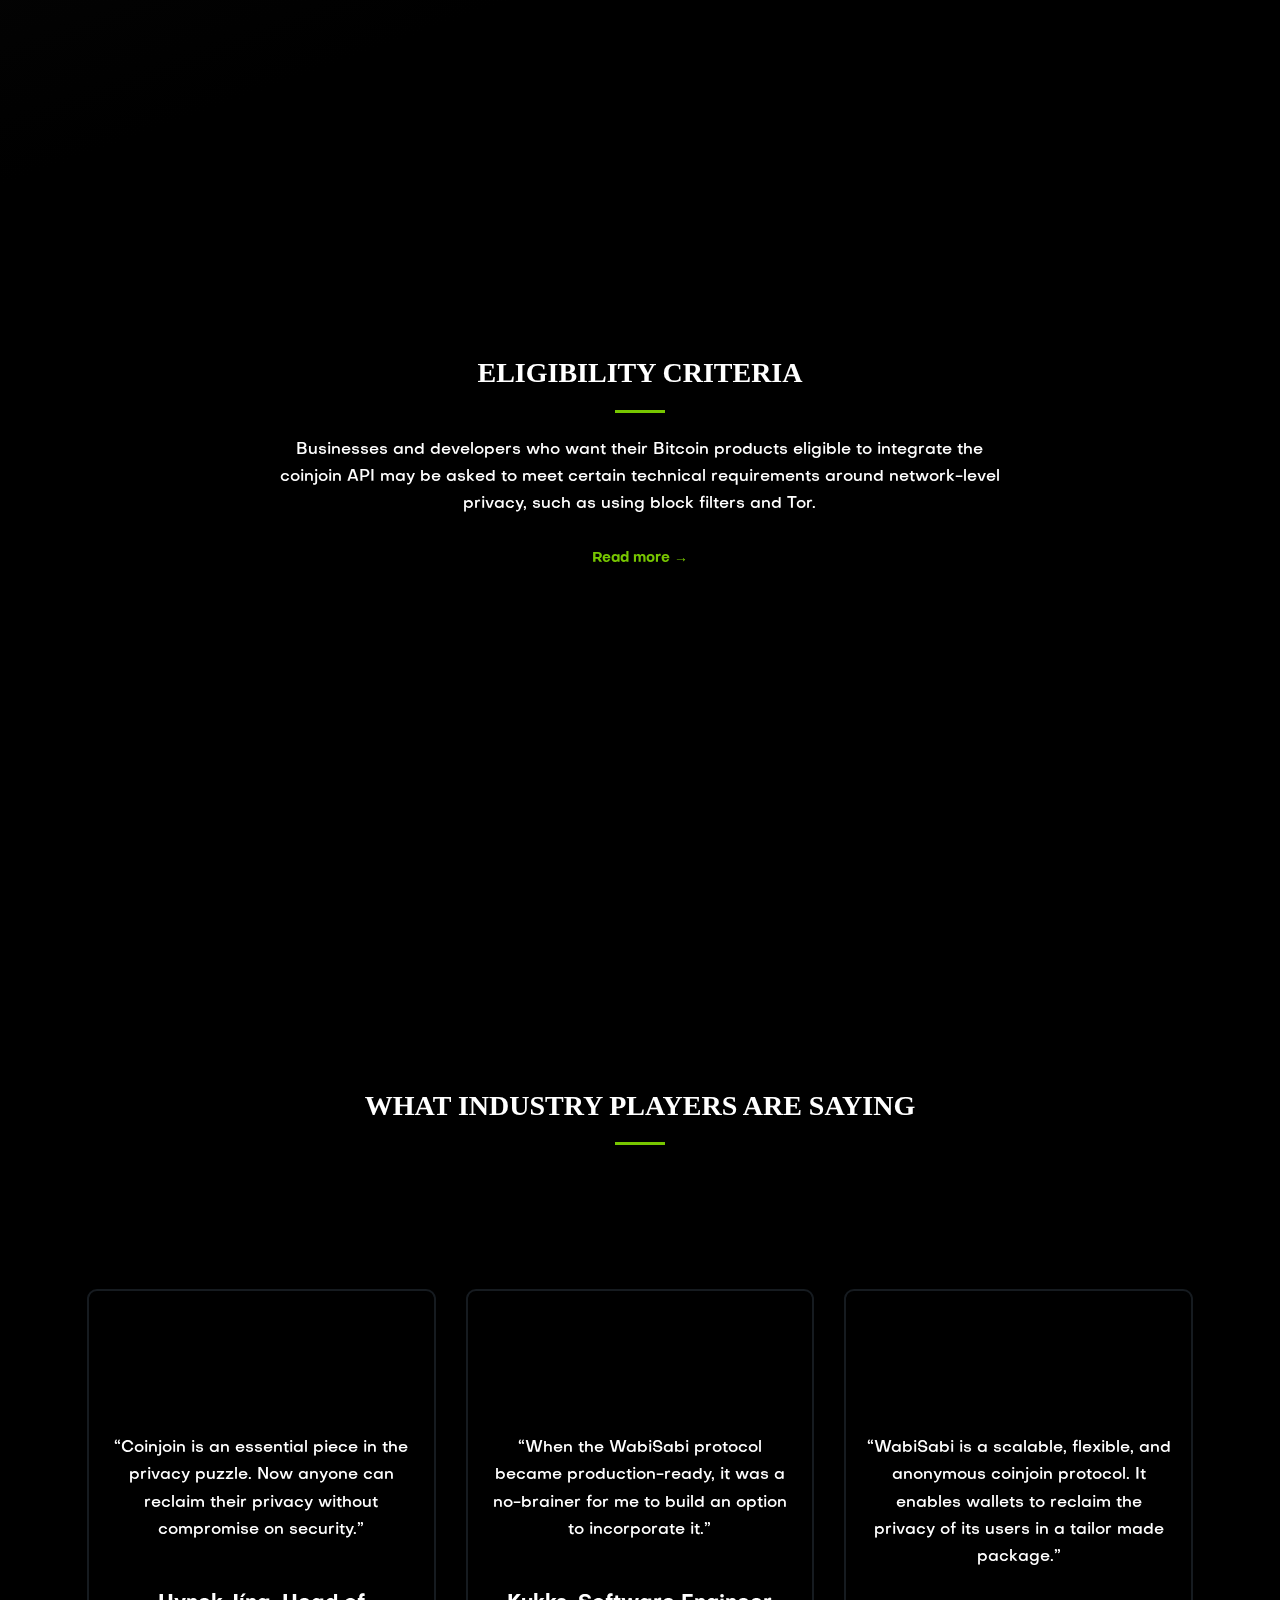
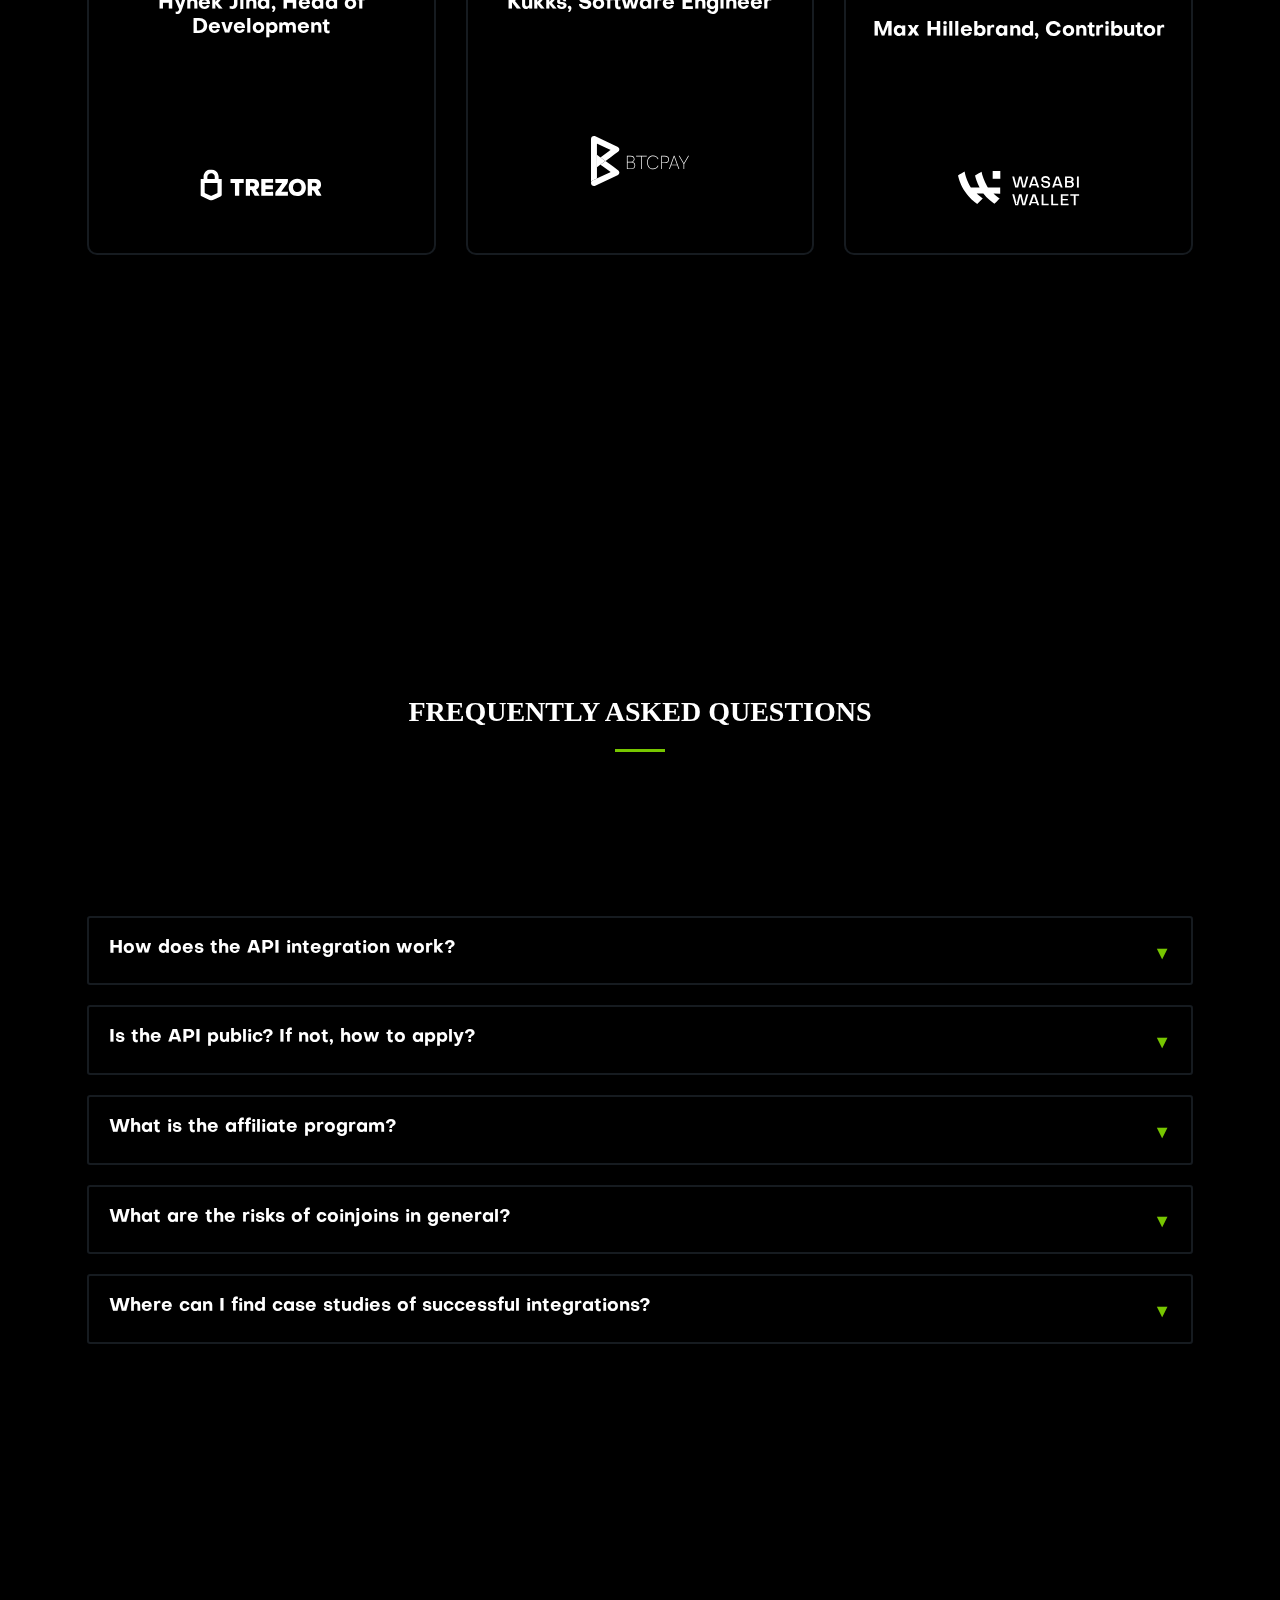
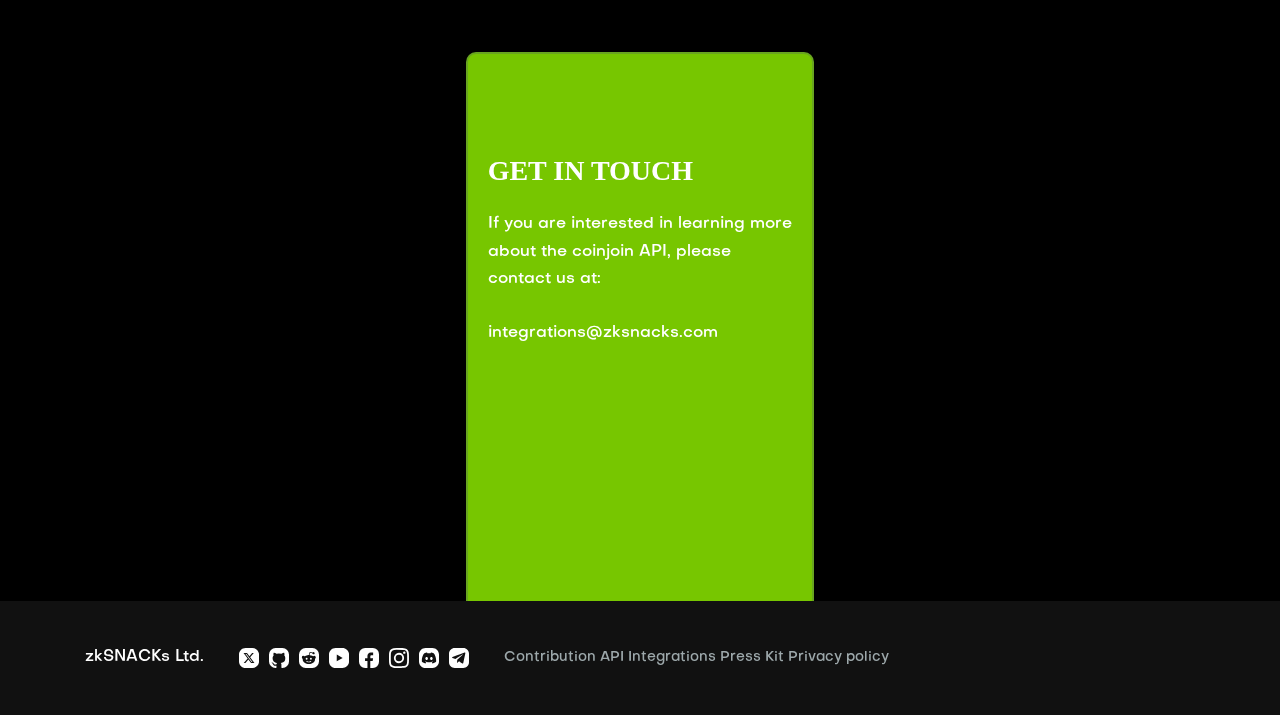
<file: wwwroot/integrations.html>
<!doctype html>
<html lang="en">

<head>
    <meta charset="utf-8">
    <meta name="viewport" content="width=device-width, initial-scale=1">
    <meta name="title" content="Wasabi Wallet: Bitcoin privacy wallet with built-in coinjoin">
    <meta name="description" content="Wasabi is an open-source, non-custodial, privacy-focused Bitcoin wallet for desktop, that implements trustless coinjoin over the Tor anonymity network.">
    <meta name="keywords" content="wasabi wallet,wasabiwallet,wasabi bitcoin wallet,wassabi wallet,bitcoin wasabi wallet,wasabiwallet,download wasabi wallet,wasabi btc,wasabi wallet,zksnacks,wallet wasabi,wasabi wallet fees,what is wasabi wallet,coinjoin, coin join">
    <meta http-equiv="onion-location" content="http://wasabiukrxmkdgve5kynjztuovbg43uxcbcxn6y2okcrsg7gb6jdmbad.onion" />

    <!-- Open Graph / Facebook -->
    <meta property="og:type" content="website">
    <meta property="og:url" content="https://wasabiwallet.io">
    <meta property="og:title" content="Wasabi Wallet - Bitcoin privacy wallet with built-in coinjoin">
    <meta property="og:description" content="Wasabi is an open-source, non-custodial, privacy-focused Bitcoin wallet for desktop, it implements trustless coinjoin over the Tor anonymity network.">
    <meta property="og:image" content="https://wasabiwallet.io/img/wasabi-social.jpg">
    <meta property="og:site_name" content="Wasabi Wallet - Bitcoin privacy wallet with built-in coinjoin">

    <!-- Twitter -->
    <meta property="twitter:card" content="summary_large_image">
    <meta property="twitter:url" content="https://wasabiwallet.io">
    <meta property="twitter:title" content="Wasabi Wallet - Bitcoin privacy wallet with built-in coinjoin">
    <meta property="twitter:description" content="Wasabi is an open-source, non-custodial, privacy-focused Bitcoin wallet for desktop, it implements trustless coinjoin over the Tor anonymity network.">
    <meta property="twitter:image" content="https://wasabiwallet.io/img/wasabi-social.jpg">

    <link rel="stylesheet" href="css/bootstrap.css">
    <link rel="stylesheet" href="css/style.css">
    <link rel="shortcut icon" href="img/favicon.ico">
    <title>Wasabi Wallet - Bitcoin privacy wallet with built-in coinjoin</title>
</head>

<body class="fixed-heading pt-0">

    <nav class="navbar navbar-expand-lg navbar-dark">
        <div class="container">
            <a class="logo" href="index.html">
                <img src="img/logo.svg" alt="Wasabi Wallet">
            </a>
            <input type="checkbox" id="navswitch">
            <label for="navswitch" class="navbar-toggler">
                <span class="navbar-toggler-icon"></span>
            </label>
            <div class="collapse navbar-collapse" id="navbarSupportedContent">
                <ul class="navbar-nav ms-auto mb-2 mb-lg-0">
                    <li class="nav-item">
                        <a class="nav-link" href="index.html">The Wallet</a>
                    </li>
                    <li class="nav-item">
                        <a class="nav-link" href="https://docs.wasabiwallet.io/" target="_blank">Docs</a>
                    </li>
                    <li class="nav-item">
                        <a class="nav-link" href="https://blog.wasabiwallet.io" target="_blank">Blog</a>
                    </li>
                    <li class="nav-item">
                        <a class="nav-link" href="faq.html">Help</a>
                    </li>
                    <li class="nav-item">
                        <a class="nav-link" href="about.html">About us</a>
                    </li>
                    <li class="nav-item">
                        <a class="nav-link" href="buy-anything.html">Buy Anything</a>
                    </li>
                    <li class="nav-item active">
                        <a class="nav-link" href="integrations.html">Integrations</a>
                    </li>
                    <li class="nav-item">
                        <a class="btn btn-primary" href="index.html#download">Download</a>
                    </li>
                </ul>
            </div>
        </div>
    </nav>

    <div class="content">
        <div class="subpage">
            <section class="home p-200" id="integrations">
                <div class="container">
                    <div class="row align-items-center">
                        <div class="col-xl-5 order-2 order-xl-1 text-center text-xl-start">
                            <h1 class="title-small">WABISABI<br>SIMPLE & POWERFUL COINJOIN API</h1>
                            <p>Enterprises can protect their users' privacy with collaborative Bitcoin transactions.</p>
                            <a href="mailto:integrations@zksnacks.com" class="btn btn-primary">GET IN TOUCH</a>
                        </div>
                        <div class="col-xl-4 offset-xl-1 oreder-1 order-xl-2 text-center">
                            <img src="img/CJ_v0003.png" class="integration-img" alt="Wasabi Wallet Integrations">
                        </div>
                    </div>
                </div>
            </section>
            <section class="px-4 py-5">
                <div class="container">
                    <div class="row">
                        <div class="col-lg-6">
                            <div class="my-5">
                                <h2 class="pt-header title-lined left">Privacy is Business as usual</h2>

                                <p>By default, all bitcoin transactions are public and easily traceable by anyone. Yet, businesses and individuals may want to protect commercial and personal interests from the public, as is common in traditional financial services.</p>

                                <p>As Bitcoin is programmable, its transactions can be made collaborative to protect users from leaking sensitive personal details. That’s exactly what coinjoins do.</p>
                            </div>
                            <div class="my-5">
                                <h2 class="pt-header title-lined left">Easy Privacy is Hard</h2>

                                <p>Coinjoin implementations are hard to develop and maintain, with many performance, reliability and efficiency quirks.</p>

                                <p>Companies that want to add powerful and robust privacy features to their bitcoin products, such as wallets, brokers and custodians can do so today without the hassle.</p>

                                <p>Now available with a simple coinjoin API, collaborative bitcoin transactions are accessible to anyone and anywhere.</p>
                            </div>
                        </div>
                        <div class="col-lg-6 position-relative">
                            <img src="img/blockchain.png" class="pull-img pull-img-to-right" alt="Wasabi Wallet Integrations" />
                        </div>
                    </div>
                </div>
            </section>
            <section class="p-4">
                <div class="container">
                    <div class="row">
                        <div class="col-12 col-sm-8 offset-sm-2 text-center">
                            <div class="my-5">
                                <h2 class="pt-header title-lined">A new era for Bitcoin privacy</h2>

                                <p>Over the past five years, running free and open source Wasabi Wallet has shown that coinjoins can bring privacy to a large number of consumers without any tradeoffs on security or sovereignty.</p>
                            </div>
                        </div>
                        <div class="col-12 text-center feature-box pt-5">
                            <div class="row">
                                <div class="col-lg-3">
                                    <div class="title mb-3">SPEED</div>
                                    <p class="text-center">Many Coinjoins
                                        <br>Per Hour</p>
                                </div>
                                <div class="col-lg-3">
                                    <div class="title mb-3">PRICING</div>
                                    <p class="text-center">0.3% Service Fee &
                                        <br>Free Remixes</p>
                                </div>
                                <div class="col-lg-3">
                                    <div class="title mb-3">ACCESSIBILITY</div>
                                    <p class="text-center">Any Bitcoin
                                        <br>Amount Works</p>
                                </div>
                                <div class="col-lg-3">
                                    <div class="title mb-3">VOLUME</div>
                                    <p class="text-center">250,000+ BTC
                                        <br>Since Launch</p>
                                </div>
                            </div>
                        </div>
                    </div>
                </div>
            </section>
            <section class="p-4">
                <div class="container">
                    <div class="row">
                        <div class="col-12 col-sm-8 offset-sm-2 text-center">
                            <div class="my-5">
                                <h2 class="pt-header title-lined">Benefits of the Coinjoin API</h2>

                                <p>Bitcoin companies and wallet developers enjoy several benefits by integrating the coinjoin API into their operations.</p>
                            </div>
                        </div>
                    </div>
                    <div class="row">
                        <div class="col-12 col-sm-6 col-xl-4 mb-4">
                            <div class="feature-box">
                                <img src="img/graph.png" class="icon-size" alt="Wasabi Wallet - New Revenue Stream">
                                <div class="title my-3">New Revenue Stream</div>
                                <p>With state-of-the-art privacy features, monetize a high-traffic user base and attract new users to diversify your revenue streams in cyclical markets.</p>
                            </div>
                        </div>
                        <div class="col-12 col-sm-6 col-xl-4 mb-4">
                            <div class="feature-box">
                                <img src="img/clock.png" class="icon-size" alt="Wasabi Wallet - Fast Time to Market">
                                <div class="title my-3">Fast Time to Market</div>
                                <p>Get up and running in a few weeks on a highly liquid coinjoin coordinator. Deliver high-value and scalable features at a fraction of the cost of building from scratch.</p>
                            </div>
                        </div>
                        <div class="col-12 col-sm-6 col-xl-4 mb-4">
                            <div class="feature-box">
                                <img src="img/shield.png" class="icon-size" alt="Wasabi Wallet - Adhere to Privacy Laws">
                                <div class="title my-3">Adhere to Privacy Laws</div>
                                <p>Respect local and regional consumer privacy laws by protecting personal user transaction information.</p>
                            </div>
                        </div>
                        <div class="col-12 col-sm-6 col-xl-4 mb-4">
                            <div class="feature-box">
                                <img src="img/feather.png" class="icon-size" alt="Wasabi Wallet - Low Maintenance">
                                <div class="title my-3">Low Maintenance</div>
                                <p>Deploy-and-forget maintenance with a backend infrastructure overhead fully managed by zkSNACKs offering a high uptime.</p>
                            </div>
                        </div>
                        <div class="col-12 col-sm-6 col-xl-4 mb-4">
                            <div class="feature-box">
                                <img src="img/people.png" class="icon-size" alt="Wasabi Wallet - Reduce Data Breach Risk">
                                <div class="title my-3">Reduce Data Breach Risk</div>
                                <p>Mitigate the impact to your customers in case of data breaches from exchange and brokerage platforms.</p>
                            </div>
                        </div>
                        <div class="col-12 col-sm-6 col-xl-4 mb-4">
                            <div class="feature-box green">
                                <div class="floating-content">
                                    <div class="title my-3">Get in Touch</div>
                                    <p>If you are interested in learning more about the coinjoin API, please contact us at:
                                        <br><br>
                                        <a href="mailto:integrations@zksnacks.com">integrations@zksnacks.com</a>
                                    </p>
                                </div>
                            </div>
                        </div>
                    </div>
                </div>
            </section>
            <section class="p-4">
                <div class="container">
                    <div class="row">
                        <div class="col-12 col-sm-8 offset-sm-2 text-center">
                            <div class="my-5">
                                <h2 class="pt-header title-lined">Eligibility Criteria</h2>

                                <p>Businesses and developers who want their Bitcoin products eligible to integrate the coinjoin API may be asked to meet certain technical requirements around network-level privacy, such as using block filters and Tor.</p>

                                <a href="https://blog.wasabiwallet.io/what-does-the-zk-in-zksnacks-mean/" class="btn btn-link" target="_blank">Read more →</a>
                            </div>
                        </div>
                    </div>
                </div>
            </section>
            <section class="p-4">
                <div class="container">
                    <div class="row">
                        <div class="col-12 col-sm-8 offset-sm-2 text-center">
                            <div class="my-5">
                                <h2 class="pt-header title-lined">What industry players are saying</h2>
                            </div>
                        </div>
                    </div>
                    <div class="row">
                        <div class="col-12 col-sm-6 col-xl-4 mb-4">
                            <div class="feature-box text-center pt-5">
                                <p>“Coinjoin is an essential piece in the privacy puzzle. Now anyone can reclaim their privacy without compromise on security.”</p>
                                <div class="title my-3">Hynek Jína, Head of Development</div>

                                <img src="img/trezor.svg" class="logo-size mt-4" alt="Wasabi Wallet - Trezor">
                            </div>
                        </div>
                        <div class="col-12 col-sm-6 col-xl-4 mb-4">
                            <div class="feature-box text-center pt-5">
                                <p>“When the WabiSabi protocol became production-ready, it was a no-brainer for me to build an option to incorporate it.”</p>
                                <div class="title my-3">Kukks, Software Engineer</div>

                                <img src="img/btcpay.svg" class="logo-size mt-4" alt="Wasabi Wallet - BTCPay">
                            </div>
                        </div>
                        <div class="col-12 col-sm-6 col-xl-4 mb-4">
                            <div class="feature-box text-center pt-5">
                                <p>“WabiSabi is a scalable, flexible, and anonymous coinjoin protocol. It enables wallets to reclaim the privacy of its users in a tailor made package.”</p>
                                <div class="title my-3">Max Hillebrand, Contributor</div>

                                <img src="img/wasabiwallet.svg" class="logo-size mt-4" alt="Wasabi Wallet - Max Hillebrand">
                            </div>
                        </div>
                    </div>
                </div>
            </section>
            <section class="p-4">
                <div class="container">
                    <div class="row">
                        <div class="col-12 col-sm-8 offset-sm-2 text-center">
                            <div class="my-5">
                                <h2 class="pt-header title-lined">Frequently Asked Questions</h2>
                            </div>
                        </div>
                    </div>
                    <div class="row">
                        <div class="col-12">
                            <div class="card">
                                <input type="checkbox" id="faq1">
                                <label for="faq1">
                                    How does the API integration work?
                                </label>
                                <div class="card-content">
                                    <p>We want to understand your product, business and discuss technical requirements prior to onboarding. Then, we cover the commercial terms of the affiliate program, and clarify the project timeline and scope. We will then have a technical kickoff meeting as part of the onboarding process with ongoing support.</p>
                                </div>
                            </div>
                            <div class="card">
                                <input type="checkbox" id="faq2">
                                <label for="faq2">
                                    Is the API public? If not, how to apply?
                                </label>
                                <div class="card-content">
                                    <p>Yes, the API is publicly accessible here. There are additional client-side requirements not scoped in the API documentation such as coin selection, Tor integration, block filtering, and more. For successful integrations, businesses and wallet developers should reach out to integrations@zksnacks.com to get all relevant specifications and requirements.</p>
                                </div>
                            </div>
                            <div class="card">
                                <input type="checkbox" id="faq3">
                                <label for="faq3">
                                    What is the affiliate program?
                                </label>
                                <div class="card-content">
                                    <p>Qualifying partners who integrate the Coinjoin API will participate in a revenue sharing that will be defined prior. Payments are made based on a frequency that is also discussed and agreed upon beforehand.</p>
                                </div>
                            </div>
                            <div class="card">
                                <input type="checkbox" id="faq4">
                                <label for="faq4">
                                    What are the risks of coinjoins in general?
                                </label>
                                <div class="card-content">
                                    <p>There is the technical overhead of maintaining a reliable coinjoin coordinator, which is what zkSNACKs is responsible for. Other risks include any risk related to the bitcoin network, as coinjoins are nothing more than regular collaborative bitcoin transactions.</p>
                                </div>
                            </div>
                            <div class="card">
                                <input type="checkbox" id="faq5">
                                <label for="faq5">
                                    Where can I find case studies of successful integrations?
                                </label>
                                <div class="card-content">
                                    <p>At the moment, Trezor, one of the world’s leading bitcoin hardware wallet manufacturers have successfully integrated the coinjoin API in their desktop app, Trezor Suite. BTCPay Server, a popular self-hosted bitcoin payment processor has a plugin using the WabiSabi coinjoin protocol. Detailed case studies may be published shortly, but we would gladly provide more details in further conversations.</p>
                                </div>
                            </div>
                        </div>
                    </div>
                </div>
            </section>
            <section class="p-4">
                <div class="container">
                    <div class="row">
                        <div class="col-12 col-md-6 offset-md-3 col-xl-4 offset-xl-4">
                            <div class="my-5 feature-box green">
                                <h2 class="pt-header">Get in Touch</h2>
                                <p>If you are interested in learning more about the coinjoin API, please contact us at:
                                    <br><br>

                                    <a href="mailto:integrations@zksnacks.com">integrations@zksnacks.com</a>
                                </p>
                            </div>
                        </div>
                    </div>
                </div>
            </section>
        </div>
    </div>

    <footer>
        <div class="container">
            <div class="row">
                <div class="col-lg-auto py-2">
                    <a href="https://zksnacks.com" target="_blank" class="white-text">zkSNACKs Ltd.</a>
                </div>
                <div class="col-lg-auto py-2">
                    <ul class="social-icons white-fill justify-content-lg-center">
                        <li>
                            <a href="https://x.com/wasabiwallet" target="_blank">
                                <svg xmlns="http://www.w3.org/2000/svg" viewBox="0 0 30 30">
                                    <path d="M20.1,0H9.9C4.4,0,0,4.4,0,9.9v10.3C0,25.6,4.4,30,9.9,30h10.3c5.4,0,9.9-4.4,9.9-9.9V9.9C30,4.4,25.6,0,20.1,0z
         M18.1,22.4l-4-5.2l-4.5,5.2H7.1l5.9-6.7L6.8,7.6H12l3.6,4.7l4.1-4.7h2.5l-5.5,6.3l6.5,8.5H18.1z" />
                                    <polygon points="9.7,9 18.8,20.9 20.2,20.9 11.2,9   " />
                                </svg>
                            </a>
                        </li>
                        <li>
                            <a href="https://github.com/zkSNACKs/WalletWasabi" target="_blank">
                                <svg xmlns="http://www.w3.org/2000/svg" viewBox="0 0 30 30">
                                    <path d="M192.16,247.94v10.28a9.854,9.854,0,0,1-9.86,9.86h-.86a.693.693,0,0,1-.66-.65,2.8,2.8,0,0,1,0-.29c0-1.27.01-2.54.01-3.81a4.974,4.974,0,0,0-.19-1.48,2.86,2.86,0,0,0-.74-1.28.19.19,0,0,1-.04-.06c.11-.01.2-.03.3-.04a11.883,11.883,0,0,0,2.22-.49,6.43,6.43,0,0,0,2.14-1.19,5.479,5.479,0,0,0,1.64-2.51,7.94,7.94,0,0,0,.41-2.15,10.384,10.384,0,0,0,.03-1.25,5.62,5.62,0,0,0-1.4-3.59.392.392,0,0,1-.08-.1c-.01,0-.01-.01-.02-.03a5.494,5.494,0,0,0-.16-3.93,1.8,1.8,0,0,0-.8,0,6.386,6.386,0,0,0-1.89.68,11.87,11.87,0,0,0-1.29.77.27.27,0,0,1-.23.04,13.671,13.671,0,0,0-3.92-.47,13.887,13.887,0,0,0-3.28.47.243.243,0,0,1-.22-.04,11.465,11.465,0,0,0-2.04-1.11,5,5,0,0,0-1.44-.37c-.13-.01-.26,0-.39,0-.09,0-.13.05-.16.13a6.361,6.361,0,0,0-.3,1.03,5.378,5.378,0,0,0,.07,2.46l.06.18c.02.06.04.11.06.17a1,1,0,0,0-.1.11,5.685,5.685,0,0,0-1.39,3.23,9.753,9.753,0,0,0,.03,1.87,8.175,8.175,0,0,0,.34,1.76,5.628,5.628,0,0,0,3.5,3.72,10.328,10.328,0,0,0,2.12.55c.23.04.46.07.72.1-.11.12-.21.23-.3.35s-.16.24-.23.36a3.12,3.12,0,0,0-.18.42c-.05.13-.09.27-.13.41s-.06.29-.09.45a4.4,4.4,0,0,1-.95.31,3.217,3.217,0,0,1-1.63-.06,2.886,2.886,0,0,1-1.38-.97,5.478,5.478,0,0,1-.35-.49,4.025,4.025,0,0,0-.98-1.08,2.1,2.1,0,0,0-1.37-.46,1.825,1.825,0,0,0-.4.05c-.25.07-.3.23-.15.44a1.3,1.3,0,0,0,.45.39,3.028,3.028,0,0,1,.99.96,6.512,6.512,0,0,1,.75,1.37,2.67,2.67,0,0,0,1.74,1.57,4.872,4.872,0,0,0,1.65.22,8.8,8.8,0,0,0,1.44-.15.448.448,0,0,0,.11-.01c0,.05.01.1.01.14.01.85.01,1.7.02,2.55a1.149,1.149,0,0,1-.01.19.658.658,0,0,1-.55.58c-.05.01-.1.02-.16.03h-.63a9.854,9.854,0,0,1-9.86-9.86V247.94a9.854,9.854,0,0,1,9.86-9.86H182.3A9.854,9.854,0,0,1,192.16,247.94Z" transform="translate(-162.16 -238.08)" />
                                </svg>
                            </a>
                        </li>
                        <li>
                            <a href="https://www.reddit.com/r/WasabiWallet/" target="_blank">
                                <svg xmlns="http://www.w3.org/2000/svg" viewBox="0 0 30 30">
                                    <path d="M218.5,238.08h-10.28a9.86,9.86,0,0,0-9.86,9.861V258.22a9.859,9.859,0,0,0,9.86,9.86H218.5a9.86,9.86,0,0,0,9.86-9.86V247.941A9.861,9.861,0,0,0,218.5,238.08Zm4.343,15.763c-.156.154-.344.275-.509.42a.205.205,0,0,0-.062.155,5.274,5.274,0,0,1-.246,2.718,6.323,6.323,0,0,1-1.91,2.615,9.255,9.255,0,0,1-2.711,1.567,12.035,12.035,0,0,1-4.927.744,12.523,12.523,0,0,1-2.671-.433,9.609,9.609,0,0,1-3.492-1.725,6.618,6.618,0,0,1-1.621-1.8,5.157,5.157,0,0,1-.7-3.643.18.18,0,0,0-.092-.211,2.467,2.467,0,0,1-1.166-1.672,2.284,2.284,0,0,1,2.141-2.705,2.913,2.913,0,0,1,1.741.544c.158.1.247.061.4-.025.519-.3,1.047-.6,1.59-.852a9.126,9.126,0,0,1,2.5-.732c.557-.086,1.122-.125,1.685-.157a.268.268,0,0,0,.287-.226c.3-.977.61-1.951.917-2.926.1-.329.207-.657.308-.985a.582.582,0,0,1,.714-.413c1.173.252,2.347.5,3.52.751a.186.186,0,0,0,.205-.08,1.757,1.757,0,0,1,3.091,1.478,1.769,1.769,0,0,1-1.686,1.329,1.809,1.809,0,0,1-1.73-1.172.436.436,0,0,1-.038-.106c-.012-.268-.193-.319-.416-.362-.57-.109-1.136-.243-1.705-.364-.33-.07-.662-.136-1.014-.208l-1.086,3.385c.208.019.388.035.569.053a10.371,10.371,0,0,1,3.454.942c.422.2.821.448,1.224.685a.193.193,0,0,0,.265-.017,2.371,2.371,0,0,1,3.879,1.823A2.148,2.148,0,0,1,222.84,253.843Z" transform="translate(-198.357 -238.08)" />
                                    <path d="M215.85,257.652a4.835,4.835,0,0,1-5.594.029.5.5,0,0,0-.613.008.431.431,0,0,0-.2.579.986.986,0,0,0,.5.505,5.6,5.6,0,0,0,3.13.866,5.909,5.909,0,0,0,1.809-.265,4.158,4.158,0,0,0,1.484-.759,1.074,1.074,0,0,0,.265-.356.378.378,0,0,0-.123-.515A.539.539,0,0,0,215.85,257.652Z" transform="translate(-198.357 -238.08)" />
                                    <path d="M211.249,254.264a1.449,1.449,0,0,0-1.415-1.444,1.417,1.417,0,0,0-1.419,1.393,1.433,1.433,0,0,0,1.444,1.442A1.477,1.477,0,0,0,211.249,254.264Z" transform="translate(-198.357 -238.08)" />
                                    <path d="M216.26,252.817a1.419,1.419,0,1,0,1.4,1.421A1.421,1.421,0,0,0,216.26,252.817Z" transform="translate(-198.357 -238.08)" />
                                </svg>
                            </a>
                        </li>
                        <li>
                            <a href="https://youtube.com/c/WasabiWallet" target="_blank">
                                <svg xmlns="http://www.w3.org/2000/svg" x="0px" y="0px" viewBox="0 0 30 30">
                                    <g>
                                        <path d="M20.1,0H9.9C4.4,0,0,4.4,0,9.9c0,0,0,0,0,0v10.3C0,25.6,4.4,30,9.9,30c0,0,0,0,0,0h10.3c5.4,0,9.9-4.4,9.9-9.9V9.9
        C30,4.4,25.6,0,20.1,0z M11.6,20c0-3.4,0.1-6.7,0.1-10.1l8.8,5.1L11.6,20z" />
                                    </g>
                                </svg>
                            </a>
                        </li>
                        <li>
                            <a href="https://www.facebook.com/officialwasabiwallet/" target="_blank">
                                <svg xmlns="http://www.w3.org/2000/svg" width="30" height="30" viewBox="0 0 30 30">
                                    <path d="M155.963,247.306v11.548a9.226,9.226,0,0,1-9.226,9.226h-3.844V257.62h3.61l.52-4.22h-4.04v-3a1.794,1.794,0,0,1,.44-1.14,1.675,1.675,0,0,1,1.1-.43h2.64v-3.84h-3.88a4.385,4.385,0,0,0-3.17,1.32,5.47,5.47,0,0,0-1.48,3.45v3.71h-3.61v4.2h3.61v10.41h-3.444a9.225,9.225,0,0,1-9.226-9.226V247.306a9.226,9.226,0,0,1,9.226-9.226h11.548A9.226,9.226,0,0,1,155.963,247.306Z" transform="translate(-125.963 -238.08)" />
                                </svg>
                            </a>
                        </li>
                        <li>
                            <a href="https://www.instagram.com/wasabiwallet.io/" target="_blank">
                                <svg xmlns="http://www.w3.org/2000/svg" width="29.984" height="29.943" viewBox="0 0 29.984 29.943">
                                    <path d="M119.766,253.421c-.061,2.158-.075,4.319-.194,6.474a8.274,8.274,0,0,1-2.627,5.922,8.012,8.012,0,0,1-4.725,2.043c-1.4.14-2.819.191-4.231.2-2.631.024-5.263.028-7.894-.032a19.92,19.92,0,0,1-3.831-.362,7.7,7.7,0,0,1-6.255-7.021,43.089,43.089,0,0,1-.215-4.4c-.025-2.609-.008-5.218.026-7.826a15.519,15.519,0,0,1,.473-4.3,7.569,7.569,0,0,1,6.442-5.664,33.4,33.4,0,0,1,4.842-.3c2.608-.039,5.217-.012,7.826.022a15.35,15.35,0,0,1,4.468.513,7.553,7.553,0,0,1,5.531,6.4,41.1,41.1,0,0,1,.3,4.946c.042,1.124.008,2.252.008,3.378Zm-27.317-.313H92.5c0,1.207-.024,2.414.007,3.619s.065,2.414.189,3.612a5.087,5.087,0,0,0,4.475,4.752,29.536,29.536,0,0,0,3.914.253c2.435.038,4.872.03,7.308,0,1.193-.013,2.392-.057,3.577-.187a5.072,5.072,0,0,0,4.763-4.5,27.934,27.934,0,0,0,.25-3.914c.031-2.688.019-5.378-.019-8.066a20.97,20.97,0,0,0-.238-3.19,4.9,4.9,0,0,0-3.683-4.2,8.078,8.078,0,0,0-2.033-.324q-5.031-.092-10.064-.094a30.45,30.45,0,0,0-3.4.185,5.126,5.126,0,0,0-4.136,2.57A6.735,6.735,0,0,0,92.6,246.8C92.532,248.9,92.5,251.006,92.449,253.108Z" transform="translate(-89.782 -238.138)" />
                                    <path d="M104.75,260.8a7.692,7.692,0,1,1,7.691-7.735A7.694,7.694,0,0,1,104.75,260.8Zm4.972-7.667a4.973,4.973,0,1,0-4.894,4.948A4.964,4.964,0,0,0,109.722,253.133Z" transform="translate(-89.782 -238.138)" />
                                    <path d="M112.726,246.921a1.8,1.8,0,0,1,0-3.6,1.8,1.8,0,1,1,0,3.6Z" transform="translate(-89.782 -238.138)" />
                                </svg>
                            </a>
                        </li>
                        <li>
                            <a href="https://discord.gg/nm7YHEZnJs" target="_blank">
                                <svg xmlns="http://www.w3.org/2000/svg" viewBox="0 0 139 139">
                                    <path class="cls-1" d="M86.03,63.21c-4.98,0-9.01,4.65-9.01,10.4s4.03,10.4,9.01,10.4,9.01-4.65,9.01-10.4-4.03-10.4-9.01-10.4Z" />
                                    <path class="cls-1" d="M52.99,63.21c-4.98,0-9.01,4.65-9.01,10.4s4.03,10.4,9.01,10.4,9.01-4.65,9.01-10.4-4.03-10.4-9.01-10.4Z" />
                                    <path class="cls-1" d="M93.31,0H45.69C20.45,0,0,20.45,0,45.69H0v47.63c0,25.23,20.45,45.68,45.68,45.69h47.64c25.23,0,45.69-20.45,45.69-45.69V45.69C139,20.46,118.55,0,93.31,0Zm25.38,95.21s-12.45,9-24.94,13.05c0,0-3.59-5.08-5.44-9,0,0,6.01-1.85,8.32-3.93l-2.08-1.85h0c-4.03,1.6-13.79,5.48-25.04,5.66-10.72,.17-19.57-3.05-25.07-5.66l-2.08,1.85c2.31,2.08,8.32,3.93,8.32,3.93-1.85,3.93-5.44,9-5.44,9-12.49-4.05-24.94-13.05-24.94-13.05-3.7-34.19,15.02-57.76,15.02-57.76,6.7-3.93,20.56-6.7,20.56-6.7l2.54,6.01c3.26-.59,7.38-.81,9.91-.88v-.04s.43,0,1.17,.01c.73-.01,1.17-.01,1.17-.01v.04c2.53,.08,6.65,.29,9.91,.88l2.54-6.01s13.86,2.77,20.56,6.7c0,0,18.71,23.56,15.02,57.76Z" />
                                </svg>
                            </a>
                        </li>
                        <li>
                            <a href="https://t.me/WasabiWallet" target="_blank">
                                <svg xmlns="http://www.w3.org/2000/svg" viewBox="0 0 139 139">
                                    <path class="cls-1" d="M99.41,0H39.59C17.73,0,0,17.73,0,39.59v59.81c0,21.87,17.73,39.59,39.59,39.59h59.81c21.87,0,39.59-17.73,39.59-39.59V39.59C139,17.73,121.27,0,99.41,0Zm13.42,39.96l-13.75,64.19s-.83,3.79-4,3.92c-.79,.03-1.57-.2-2.25-.62-4.83-2.95-22.58-16.21-22.58-16.21l-10.62,10.13s-1.93,1.93-3.98,2.05l1.69-21.96,39.57-35.47s.72-.97,0-1.21c-.72-.24-1.13-.56-3.34,.81-2.21,1.37-48.29,30.32-48.29,30.32l-21.49-6.51s-3.36-1.28-2.87-3.38c.36-1.56,2.41-2.65,3.86-3.13,1.45-.48,82.75-31.61,82.75-31.61,0,0,3.62-1.45,5.31,1.45,1.45,2.17,0,7.22,0,7.22Z" />
                                </svg>
                            </a>
                        </li>
                    </ul>
                </div>
                <div class="col-lg py-2 text-lg-end">
                    <a href="contribution.html" class="d-inline-block me-3">Contribution</a>
                    <a href="/swagger" class="d-inline-block me-3">API</a>
                    <a href="https://zksnacks.com/coinjoin-api" target="_blank" class="d-inline-block me-3">Integrations</a>
                    <a href="https://github.com/zkSNACKs/zIPs/raw/master/WasabiPressKit.zip" target="_blank" class="d-inline-block me-3">Press Kit</a>
                    <a href="https://github.com/zkSNACKs/WalletWasabi/blob/master/WalletWasabi/Legal/Assets/LegalDocumentsWw2.txt" target="_blank" class="d-inline-block">Privacy policy</a>
                </div>
            </div>
        </div>
    </footer>
</body>

</html>
</file>
<file: wwwroot/css/style.css>
@font-face {
    font-family: Objectivity;
    src: url('../fonts/objectivity.thin.otf');
    font-weight: 100;
}
@font-face {
    font-family: Objectivity;
    src: url('../fonts/objectivity.regular.otf');
    font-weight: normal;
}
@font-face {
    font-family: Objectivity;
    src: url('../fonts/objectivity.medium.otf');
    font-weight: medium;
}
@font-face {
    font-family: Objectivity;
    src: url('../fonts/objectivity.bold.otf');
    font-weight: bold;
}
:root {
    --black: #111;
    --green: #77C600;
    --gray: #9DA8AB;
    --blue: #002647;
    --light-blue: #00BBC4;
    --border-radius: 15px;
    --light-gray: rgb(73, 88, 107);
}
body {
    color: #fff;
    font-family: Objectivity;
    line-height: 1em;
    background: var(--black);
    -webkit-font-smoothing: antialiased;
    -moz-osx-font-smoothing: grayscale;
}
a {
    text-decoration: none;
    color: #fff;
}
a:hover {
    color: var(--green);
}
p {
    font-weight: medium;
    line-height: 1.7em;
}
p a, .list a, li a {
    color: var(--green);
}
p a:hover, li a:hover {
    color: var(--light-blue);
}
h1 {
    font-size: 40px;
    font-weight: bold;
    text-transform: uppercase;
}
h2 {
    font-size: 28px;
    font-weight: bold;
    text-transform: uppercase;
}
section {
    width: 100%;
    overflow: hidden;
}
nav li.active > a {
    color: var(--green) !important;
}
.logo img {
    height: 30px;
}
.squared {
    position: relative;
    padding-left: 40px;
}
.squared:before {
    content: '';
    width: 18px;
    height: 18px;
    background: var(--green);
    position: absolute;
    top: 4px;
    left: 0;
}
.social-icons {
    display: flex;
    padding: 0;
    margin: 0;
    position: relative;
    z-index: 900;
}
.social-icons li {
    list-style: none;
    margin: 0 5px;
    width: 20px;
    height: 20px;
}
.social-icons svg {
    width: 100%;
    height: 100%;
    fill: #9da8ab;
}
.social-icons a:hover > svg {
    fill: var(--green);
}
.video-homepage {
    position: fixed;
    height: 100vh;
    width: 100%;
    min-height: 600px;
    z-index: -1;
    top: 0;
}
.video-homepage video, .video-homepage .mobile_video_bg {
    width: 100%;
    height: 100%;
    object-fit: cover;
    opacity: 0.5;
}
video::-webkit-media-controls-panel {
    display: none;
    -webkit-appearance: none;
}
video::-webkit-media-controls-play-button {
    display: none;
    -webkit-appearance: none;
}
video::-webkit-media-controls-start-playback-button {
    display: none;
    -webkit-appearance: none
}
video::-webkit-media-controls {
    display: none;
    -webkit-appearance: none;
}
.pt-100vh .content {
    padding-top: 100vh;
}
.download-btn-area {
    position: absolute;
    left: calc((100% - var(--breakpoint)) / 2);
    top: calc(50% + 40px);
    transform: translateY(-50%);
}
.home {
    background: var(--light-gray);
    background: linear-gradient(143deg, rgba(70, 70, 70, 1) 0%, rgba(0, 0, 0, 1) 55%);
}
.title {
    font-size: 56px;
    font-weight: bold;
    line-height: 1.2em;
}
.title-small {
    font-size: 40px;
}
.title-lined:after {
    content: '';
    width: 50px;
    height: 3px;
    background-color: var(--green);
    display: block;
    margin: 20px auto;
}
.title-lined.left:after {
    margin: 20px 0;
}
.green-text {
    color: var(--green);
}
.floating-title {
    font-size: 60px;
    font-weight: bold;
    line-height: 1.2em;
    position: absolute;
    /*top: calc(35% - 50px);*/
    
    top: 50%;
    left: calc((100% - var(--breakpoint)) / 2);
    transform: translateY(-50%);
    text-transform: uppercase;
    width: var(--breakpoint);
    text-shadow: 0 0 20px rgba(255, 255, 255, 0.3);
}
.service-line {
    display: flex;
    font-weight: bold;
    font-size: 36px;
    text-align: center;
    border-bottom: 1px solid var(--light-gray);
    text-transform: uppercase;
    background: var(--black);
}
.service-line:first-child {
    border-top: 1px solid var(--light-gray);
}
.service-line:nth-child(odd) {
    direction: rtl;
}
.service {
    position: relative;
    background-size: cover;
    background-position: center center;
    -webkit-transition: all 0.5s ease-in-out;
    -moz-transition: all 0.5s ease-in-out;
    -ms-transition: all 0.5s ease-in-out;
    -o-transition: all 0.5s ease-in-out;
    transition: all 0.5s ease-in-out;
    min-height: 340px;
}
.service:before {
    content: '';
    position: absolute;
    width: 100%;
    height: 100%;
    top: 0;
    left: 0;
    background: rgba(0, 16, 31, 0.8);
    z-index: 1;
}
.service-link-holder {
    position: absolute;
    left: 0;
    top: 0;
    width: 100%;
    height: 100%;
    z-index: 2;
}
.service a {
    color: var(--green);
    display: block;
    padding: 160px 0;
}
.service-line .service:nth-child(2) a {
    color: #fff;
}
.service:hover a {
    color: #fff;
}
.service:hover + .service a {
    color: var(--green);
}
.service-about {
    background-image: url('../img/01_About_us.png');
    width: 75%;
    color: #fff;
}
.service-wallet {
    width: 25%;
}
.service-blog {
    width: 25%;
}
.service-contribution {
    background-image: url('../img/06_contribution.png');
    width: 75%;
}
.service-support {
    background-image: url('../img/04_support.png');
    width: 75%;
}
.service-presskit {
    width: 25%;
}
.service-wallet:hover {
    background-image: url('../img/05_wallet.png');
    width: 75%;
}
.service-wallet:hover + .service-about {
    width: 25%;
    background: transparent;
}
.service-blog:hover {
    width: 75%;
    background-image: url('../img/02_Blog.png');
}
.service-blog:hover + .service-contribution {
    width: 25%;
    background: transparent;
}
.service-presskit:hover {
    background-image: url('../img/03_press_kit.png');
    width: 75%;
}
.service-presskit:hover + .service-support {
    width: 25%;
    background: transparent;
}
footer {
    padding: 20px 0;
    line-height: 1.8em;
    position: relative;
    z-index: 2;
    background: var(--black);
}
footer, footer a {
    color: var(--gray);
    font-size: 14px;
}
footer .white-text {
    font-size: 16px;
}
.white-text {
    color: #fff;
}
.fixed-heading {
    /*padding-top: 50vh;*/
    
    padding-top: 100vh;
}
.fixed-img {
    position: fixed;
    top: 0;
    left: 0;
    width: 100%;
    height: 100vh;
    z-index: 1;
}
.fixed-img img {
    width: 100%;
    height: 100vh;
    object-fit: cover;
    opacity: 0.6;
}
.content {
    position: relative;
    z-index: 2;
}
.p-100 {
    padding: 80px 0;
}
.p-100:first-child {
    padding-top: 100px;
}
.p-200 {
    padding: 200px 0;
}
.subpage {
    background: linear-gradient(160deg, rgba(70, 70, 70, 1) 0%, rgba(0, 0, 0, 1) 55%);
}
.light-area {
    background: linear-gradient(180deg, rgba(255, 255, 255, 0.85) 0%, rgba(225, 225, 225, 1) 100%);
    color: var(--black);
    position: relative;
}
.white-fill svg {
    fill: #fff;
}
.feature-box {
    background: rgba(0, 0, 0, 0.2);
    padding: 20px;
    color: #fff;
    position: relative;
    border: 2px solid rgba(73, 88, 107, 0.3);
    border-radius: 10px;
    height: 100%;
    margin-bottom: 20px;
}
.feature-box .title {
    font-size: 20px;
}
.feature-box.green {
    background: var(--green);
}
.feature-box.green a {
    color: #fff;
}
.floating-content {
    position: absolute;
    top: 50%;
    transform: translateY(-50%);
    width: calc(100% - 40px);
}
.scale-svg {
    width: 100%;
    max-width: 150px;
    height: 100px;
    margin: 0 auto;
}
.scale-svg img {
    object-fit: contain;
    width: 100%;
    height: 100%;
}
.wallet-cubes .cube {
    position: absolute;
    background: url('../img/05_wallet.png') fixed no-repeat #fff;
    background-size: cover;
    background-position: center center;
}
.wallet-cubes .cube:first-child {
    width: 33px;
    height: 33px;
    top: 20%;
    left: 94%;
}
.wallet-cubes .cube:nth-child(2) {
    width: 78px;
    height: 78px;
    top: 59%;
    left: 43%;
}
.wallet-cubes .cube:nth-child(3) {
    width: 161px;
    height: 161px;
    top: 33%;
    left: 62%;
}
.wallet-cubes .cube:nth-child(4) {
    width: 32px;
    height: 32px;
    top: 108%;
    left: 40%;
}
.wallet-cubes .cube:nth-child(5) {
    width: 34px;
    height: 34px;
    top: 95%;
    left: 51%;
}
.wallet-cubes .cube:nth-child(6) {
    width: 78px;
    height: 78px;
    top: 101%;
    left: 77%;
}
.wallet-cubes .cube:nth-child(7) {
    width: 18px;
    height: 18px;
    top: 143%;
    left: 88%;
}
.wallet-cubes .cube:nth-child(8) {
    width: 77px;
    height: 77px;
    top: 145%;
    left: 54%;
}
.wallet-cubes .cube:nth-child(9) {
    width: 17px;
    height: 17px;
    top: 176%;
    left: 54%;
}
.wallet-cubes .cube:nth-child(10) {
    width: 17px;
    height: 17px;
    top: 183%;
    left: 47%;
}
.home-text-area {
    width: 100%;
    max-width: 560px;
    margin-bottom: 40px;
}
.home-text-area h1 {
    font-size: 60px;
}
.home-text-area h1 span {
    font-size: 47px;
}
.home-text-area p {
    font-size: 24px;
}
.lh {
    line-height: 1.5em;
}
.btn {
    padding-top: 12px;
    padding-bottom: 7px;
    font-weight: bold;
    font-size: 14px;
    border-radius: 0;
}
.btn-primary {
    background-color: var(--green);
    border-color: var(--green);
    color: #000;
    border-width: 2px;
}
.btn-secondary {
    background-color: transparent;
    border: 2px solid var(--green);
    color: var(--green);
    border-radius: 0;
    text-transform: uppercase;
}
.btn-secondary:hover {
    background-color: var(--light-blue);
    color: #000;
    border-color: var(--light-blue);
}
.btn-download {
    font-size: 20px;
    padding: 20px 35px 14px;
}
.btn-download img {
    fill: #FFF;
    height: 14px;
    margin-bottom: 6px;
}
.btn-primary:hover {
    background-color: var(--light-blue);
    border-color: var(--light-blue);
    color: #000;
}
.btn-link {
    color: var(--green);
    text-decoration: none;
}
.navbar {
    background: rgba(0, 0, 0, 0.3);
    -webkit-backdrop-filter: saturate(180%) blur(20px);
    backdrop-filter: saturate(180%) blur(20px);
    position: fixed;
    width: 100%;
    z-index: 9999;
    top: 0;
    left: 0;
    padding: 0;
    font-size: 15px;
    border-bottom: 1px solid var(--green);
}
/*
section {
    border-bottom: 1px solid var(--green);
}
*/

.navbar .btn {
    padding-top: 10px;
    padding-bottom: 5px;
}
.navbar-expand-lg .navbar-nav .nav-item {
    padding: 0.4em 1em;
    text-transform: uppercase;
}
.navbar-expand-lg .navbar-nav .nav-item:last-child {
    padding-right: 0;
}
.navbar-dark .navbar-nav .nav-link {
    color: #fff;
}
.navbar-dark .navbar-nav .nav-link:focus, .navbar-dark .navbar-nav .nav-link:hover {
    color: var(--green);
}
.nav-link {
    padding: 0.9em 0 0.4em;
}
.dropdown:hover > .dropdown-menu {
    display: block;
}
.dropdown-toggle::after {
    color: var(--green);
}
.download-box {
    -webkit-transition: all 0.5s ease-in-out;
    -moz-transition: all 0.5s ease-in-out;
    -ms-transition: all 0.5s ease-in-out;
    -o-transition: all 0.5s ease-in-out;
    transition: all 0.5s ease-in-out;
    border: 2px solid rgba(73, 88, 107, 0.3);
    border-radius: 10px;
    margin-bottom: 20px;
    padding: 25px;
}
.download-box svg {
    height: 40px;
    width: 40px;
}
.download-box svg {
    fill: #fff;
}
.download-box:hover {
    background-color: rgb(73, 88, 107, 0.2);
}
ol {
    line-height: 1.7em;
    margin: 20px 0;
    padding: 0;
    padding-left: 20px;
}
ol li {
    margin: 15px 0;
}
ol li::marker {
    color: var(--green);
}
.small-text {
    font-size: 12px;
}
.muted-text {
    opacity: 0.5;
}
.muted-text:hover {
    opacity: 1;
}
.cursor-select {
    cursor: text;
}
.timeline {
    margin: 80px 0;
    padding: 0;
}
.timeline:before {
    content: '';
    display: block;
    width: 20px;
    height: 20px;
    background: var(--green);
    margin-left: calc(50% - 11px);
}
.timeline:after {
    content: '';
    display: block;
    width: 20px;
    height: 20px;
    background: var(--green);
    margin-left: calc(50% - 11px);
}
.timeline li {
    width: 50%;
    padding: 60px 0 5px;
    padding-right: 15%;
    position: relative;
    display: block;
}
.timeline li:before {
    content: '□';
    display: block;
    color: var(--green);
    position: absolute;
    font-size: 70px;
    top: 72px;
}
.timeline li:nth-child(even):before {
    left: calc(15% - 8px);
}
.timeline li:nth-child(odd):before {
    right: calc(15% - 8px);
}
.timeline li:nth-child(even) {
    margin-left: calc(50% - 1px);
    padding-left: 15%;
    padding-right: 0;
}
.timeline-title {
    font-weight: bold;
    font-size: 30px;
    color: var(--green);
    margin-bottom: 10px;
    line-height: 1.2em;
}
.timeline li:nth-child(odd) {
    border-right: 1px solid var(--green);
}
.timeline li:nth-child(even) {
    border-left: 1px solid var(--green);
}
.timeline li .timeline-title:after {
    content: '';
    font-size: 80px;
    position: absolute;
    display: block;
    top: 75px;
    width: 15%;
    height: 1px;
    background-color: var(--green);
}
.timeline li:nth-child(odd) .timeline-title:after {
    right: 0;
}
.timeline li:nth-child(even) .timeline-title:after {
    left: 0;
}
.timeline-small-img {
    height: 30px;
    vertical-align: top;
}
.partner-line {
    background: rgba(157, 168, 171, 0.2);
}
.help-logo {
    height: 120px;
}
.card {
    background: rgba(0, 0, 0, 0.2);
    color: #fff;
    border: 2px solid rgba(73, 88, 107, 0.3);
    margin: 20px 0;
}
.card-content, .card input {
    display: none;
}
.card input:checked + label + .card-content {
    display: block;
}
.card label {
    padding: 20px 20px 16px 20px;
    font-size: 18px;
    font-weight: bold;
    cursor: pointer;
    line-height: 1.2em;
}
.card label:after {
    content: '▼';
    color: var(--green);
    position: absolute;
    right: 0;
    padding: 0 20px;
    top: calc(50% - 7px);
}
.card input:checked + label:after {
    content: '▲';
    top: 20px;
}
.card-content {
    padding: 18px;
}
.card table {
    color: var(--green);
    margin: 40px;
}
.navbar-toggler {
    cursor: pointer;
}
#navswitch {
    display: none;
}
#navswitch:checked + label + .navbar-collapse {
    display: block;
}
.dropdown-menu {
    background-color: transparent;
    background: rgba(0, 0, 0, 0.3);
    -webkit-backdrop-filter: saturate(180%) blur(20px);
    backdrop-filter: saturate(180%) blur(20px);
    border: 0;
    border-radius: 0;
    padding: 10px 20px;
    margin-top: 0.6em;
}
.dropdown-menu a {
    color: #fff;
    margin: 10px 0;
    padding: 10px 15px 5px;
}
.dropdown-item:focus, .dropdown-item:hover {
    color: var(--green);
    background-color: transparent;
}
.pt-header {
    padding-top: 80px;
}
.feature-list {
    padding: 0;
    margin: 0;
}
.feature-list li {
    display: block;
    margin-bottom: 40px;
    position: relative;
    padding-left: 40px;
}
.feature-list li:before {
    content: '';
    width: 18px;
    height: 18px;
    background: var(--green);
    position: absolute;
    top: 2px;
    left: 0;
    display: block;
}
.feature-list .title {
    font-size: 24px;
}
.feature-list svg {
    fill: #fff;
    margin-right: 20px;
    background: var(--green);
    padding: 8px;
    border-radius: 50%;
}
.feature-list li p, .op-text, .card p {
    color: #bbb;
}
.modal-window {
    position: fixed;
    width: 55vw;
    top: 70px;
    left: 50%;
    transform: translateX(-50%);
    background: #fff;
    z-index: 9999;
    display: none;
    color: #000;
    padding: 40px;
    box-shadow: 0 0 30px rgba(0, 0, 0, 0.5);
}
.modal-window .ratio {
    max-height: 100%;
}
.close {
    font-size: 24px;
    font-weight: lighter;
    position: absolute;
    right: 15px;
    top: 15px;
    cursor: pointer;
}
.close:hover {
    color: var(--green);
}
.video-show:checked + label + .modal-window {
    display: block;
}
.icon {
    width: 60px;
    height: 60px;
    fill: var(--green);
}
.icon img {
    width: 100%;
    height: 100%;
    object-fit: contain;
}
.pull-img {
    position: absolute;
    width: 1000px;
    max-width: 1000px;
    top: 50%;
    transform: translateY(-50%);
}
.pull-img-to-left {
    right: 0;
}
.pull-img-to-right {
    left: 0;
}
.video-icon-on {
    cursor: pointer;
}
.video-icon-on:after {
    content: '▸';
    position: absolute;
    display: block;
    top: 50%;
    left: 50%;
    transform: translate(-50%, -50%);
    font-size: 80px;
    color: #fff;
    width: 100px;
    height: 100px;
    line-height: 110px;
    z-index: 3;
    border-radius: 50%;
    background-color: var(--green);
    text-align: center;
}
.video-icon-on:hover:after {
    background-color: var(--light-blue);
}
.icon-big {
    fill: var(--green);
    height: 80px;
}
.icon-big img {
    object-fit: contain;
    height: 100%;
    width: 100%;
}
blockquote {
    font-size: 36px;
    font-weight: bold;
    text-align: center;
    line-height: 1.3em;
}
blockquote:before {
    content: '"';
}
blockquote:after {
    content: '"';
}
.quoter {
    text-align: center;
}
.quoter:before {
    content: '';
    width: 50px;
    height: 3px;
    background-color: var(--green);
    display: block;
    margin: 20px auto;
}
.dark-bg {
    background: var(--black);
    border-top: 1px solid;
    border-bottom: 1px solid;
    border-color: rgba(73, 88, 107, 0.3);
}
.green-bordered-section {
    border: 1px solid var(--green);
    border-left: 0;
    border-right: 0;
}
.blured-img {
    position: absolute;
    top: 50%;
    left: 15px;
    transform: translateY(-50%);
    width: calc(100% - 30px);
    filter: blur(10px);
    z-index: 99;
}
.z-index-100 {
    position: relative;
    z-index: 100;
}
.border-green {
    border: 1px solid var(--green);
}
.epic-text {
    font-size: 54px;
    line-height: 1.3em;
    text-transform: uppercase;
    font-weight: 100;
}
.blured-section {
    background: rgba(0, 0, 0, 0.3);
    background: linear-gradient(180deg, rgba(70, 70, 70, 0) 0%, rgba(0, 0, 0, 1) 80%);
    -webkit-backdrop-filter: saturate(180%) blur(20px);
    backdrop-filter: saturate(180%) blur(20px);
}
/* Image hover animation
.pull-img {
    -webkit-transition: all 0.5s ease-in-out;
    -moz-transition: all 0.5s ease-in-out;
    -ms-transition: all 0.5s ease-in-out;
    -o-transition: all 0.5s ease-in-out;
    transition: all 0.5s ease-in-out;
}
.pull-img-to-right {
    transform: translate(100%, -50%);
}
.pull-img-to-left {
    transform: translate(-100%, -50%);
}
section:hover .pull-img-to-right, section:hover .pull-img-to-left {
    transform: translate(0, -50%);
}
*/

.system-text {
    font-size: 12px;
    font-weight: bold;
    color: #fff;
}
.download-icon {
    height: 40px;
}
.download-icon.small {
    height: 20px;
    margin-left: 15px;
    margin-top: 10px;
    opacity: 0.5;
}
hr {
    background-color: var(--green);
    opacity: 1;
}
.m-100 {
    margin: 100px 0;
}
.card label {
    width: calc(100% - 30px);
}
.integration-img {
    width: 100%;
    max-width: 400px;
}
.logo-size {
    width: 40%;
    height: 50px;
    object-fit: contain;
}
.icon-size {
    width: 50%;
    height: 100px;
    object-fit: contain;
    object-position: left;
}
.green-bg {
    background: var(--green);
}
.green-bg .title-lined:after {
    background: #fff;
}
.big-text {
    font-size: 24px;
}
.overflow {
    overflow: visible;
}
@media (min-width: 576px) {
    body {
        --breakpoint: 540px;
    }
}
@media (min-width: 768px) {
    body {
        --breakpoint: 720px;
    }
}
@media (min-width: 992px) {
    body {
        --breakpoint: 960px;
    }
}
@media (min-width: 1200px) {
    body {
        --breakpoint: 1140px;
    }
}
@media (min-width: 1400px) {
    body {
        --breakpoint: 1320px;
    }
}
@media (max-width: 1400px) {
    .navbar-expand-lg .navbar-nav .nav-item {
        font-size: 13px;
    }
}
@media only screen and (max-width: 1199px) {
    .wallet-cubes {
        display: none;
    }
    .navbar-expand-lg .navbar-nav .nav-item {
        padding-left: 0.5em;
        padding-right: 0.5em;
    }
    .epic-text {
        font-size: 40px;
    }
}
@media only screen and (max-width: 991px) {
    h1 {
        font-size: 40px;
    }
    h2 {
        font-size: 24px;
    }
    .logo img {
        width: 100px;
    }
    .video-homepage video, .video-homepage .mobile_video_bg {
        height: 100vh;
        object-fit: cover;
    }
    .home-text-area {
        left: calc((100% - var(--breakpoint)) / 2);
    }
    .download-btn-area {
        position: absolute;
        left: calc((100% - var(--breakpoint)) / 2);
        transform: translateY(-50%);
    }
    .service-line {
        font-size: 20px;
        display: block;
    }
    .service {
        min-height: 200px;
        width: 100% !important;
    }
    .service a {
        padding: 100px 0;
    }
    .card table {
        width: 100%;
        margin-left: 0;
        font-size: 12px;
    }
    .subpage p {
        text-align: justify;
    }
    .fixed-img img {
        object-fit: cover;
        height: 100vh;
    }
    .dropdown-menu {
        background: transparent;
        -webkit-backdrop-filter: none;
        backdrop-filter: none;
    }
    .navbar-expand-lg .navbar-nav .nav-item {
        padding: 0.5em 0;
    }
    .nav-link {
        padding: 0.5rem 1rem;
    }
    .dropdown-menu {
        margin-top: 0;
    }
    .navbar {
        padding: 5px 0;
    }
    .home-text-area p {
        font-size: 14px;
    }
    .title-small {
        font-size: 20px;
    }
    .feature-box .title {
        font-size: 18px;
    }
    .pull-img {
        width: 100%;
        height: auto;
        position: relative;
        top: inherit;
        left: inherit !important;
        transform: none;
        margin: 20px 0;
    }
    .p-100 {
        padding: 40px 0;
    }
    .p-200 {
        padding: 40px 30px;
    }
    .modal-window {
        width: 90vw;
    }
    .floating-title {
        font-size: 60px;
    }
    .card label {
        font-size: 14px;
    }
}
@media only screen and (max-width: 600px) {
    .home-text-area h1 {
        font-size: 34px;
    }
    .home-text-area h1 span {
        font-size: 34px;
    }
    .download-btn-area {
        transform: translateY(-50%);
        max-width: 100%;
    }
    .home-text-area, .download-btn-area {
        left: 20px;
    }
    .floating-title {
        font-size: 24px;
        left: 20px;
        transform: translateY(-50%);
    }
    .title {
        font-size: 24px;
    }
    .timeline li {
        width: 90%;
        padding: 60px 0;
    }
    .timeline:before, .timeline:after {
        margin-left: calc(90% - 11px);
    }
    .timeline li:nth-child(odd) {
        padding-right: 20%;
    }
    .timeline li:nth-child(even) {
        margin-left: 0;
        padding-left: 0;
        padding-right: 20%;
    }
    .timeline li:nth-child(even) {
        border-left: 0;
        border-right: 1px solid var(--green);
    }
    .timeline li:nth-child(even) .timeline-title:after {
        left: auto;
        right: 0;
    }
    .timeline li:nth-child(even):before {
        left: inherit;
        right: calc(15% - 8px);
    }
    .epic-text {
        font-size: 20px;
    }
    .timeline li:before {
        font-size: 50px;
    }
    .timeline li:nth-child(even):before, .timeline li:nth-child(odd):before {
        right: calc(15% - 4px);
    }
    .timeline-title {
        font-size: 16px;
        margin-top: 10px;
    }
    .timeline-small-img {
        height: 14px;
    }
    .floating-content {
        position: static;
        top: 0;
        transform: none;
        width: 100%;
    }
}
@media only screen and (max-width: 400px) {} @media only screen and (max-width: 320px) {
    .home-text-area h1 {
        font-size: 24px;
    }
    .home-text-area h1 span {
        font-size: 24px;
    }
    .home-text-area, .download-btn-area {
        font-size: 14px;
    }
    .logo img {
        width: 80px;
    }
    .download-btn-area {
        transform: translateY(-50%);
    }
}
/* Firefox fixes */

@supports (-moz-appearance: none) {
    .navbar {
        background: rgba(0, 0, 0, 0.5);
    }
    .blured-section {
        background: rgba(0, 0, 0, 0.9);
        background: linear-gradient(180deg, rgba(70, 70, 70, 0) 0%, rgba(0, 0, 0, 1) 80%);
    }
}
</file>
